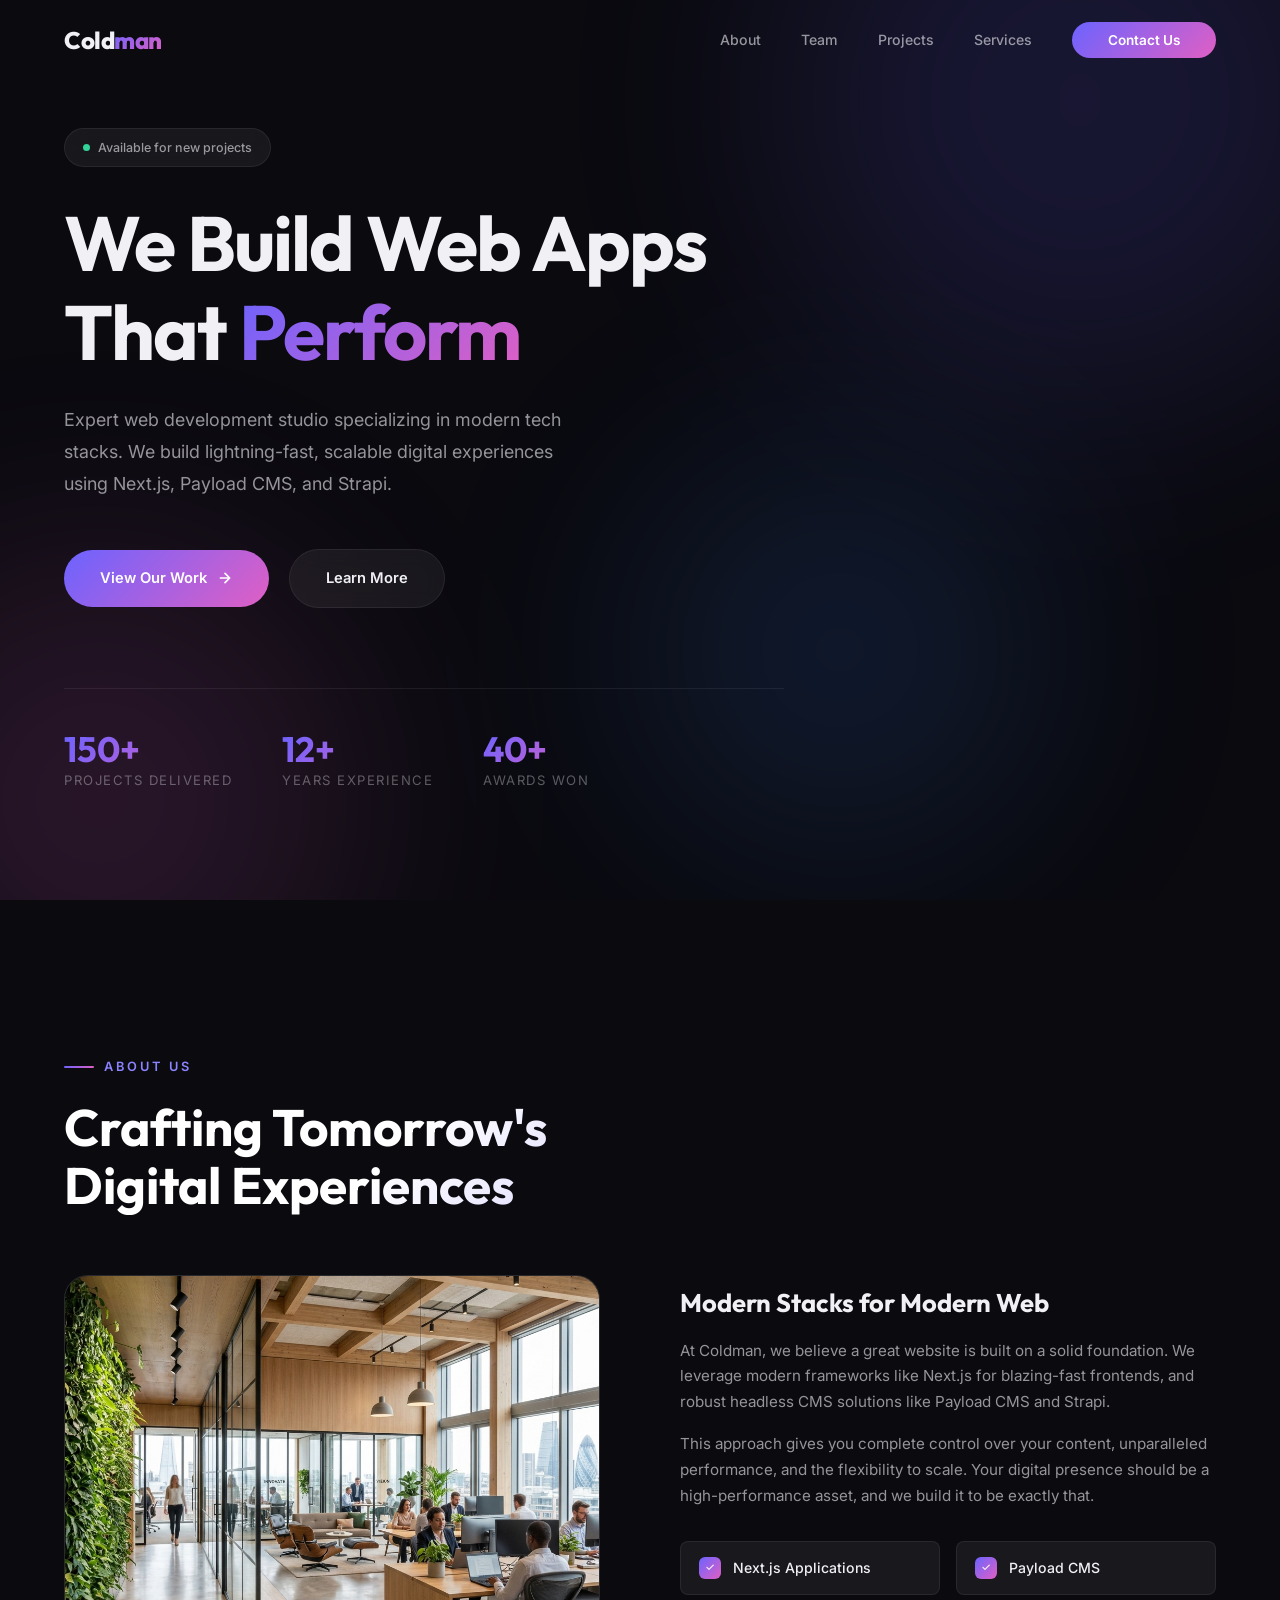
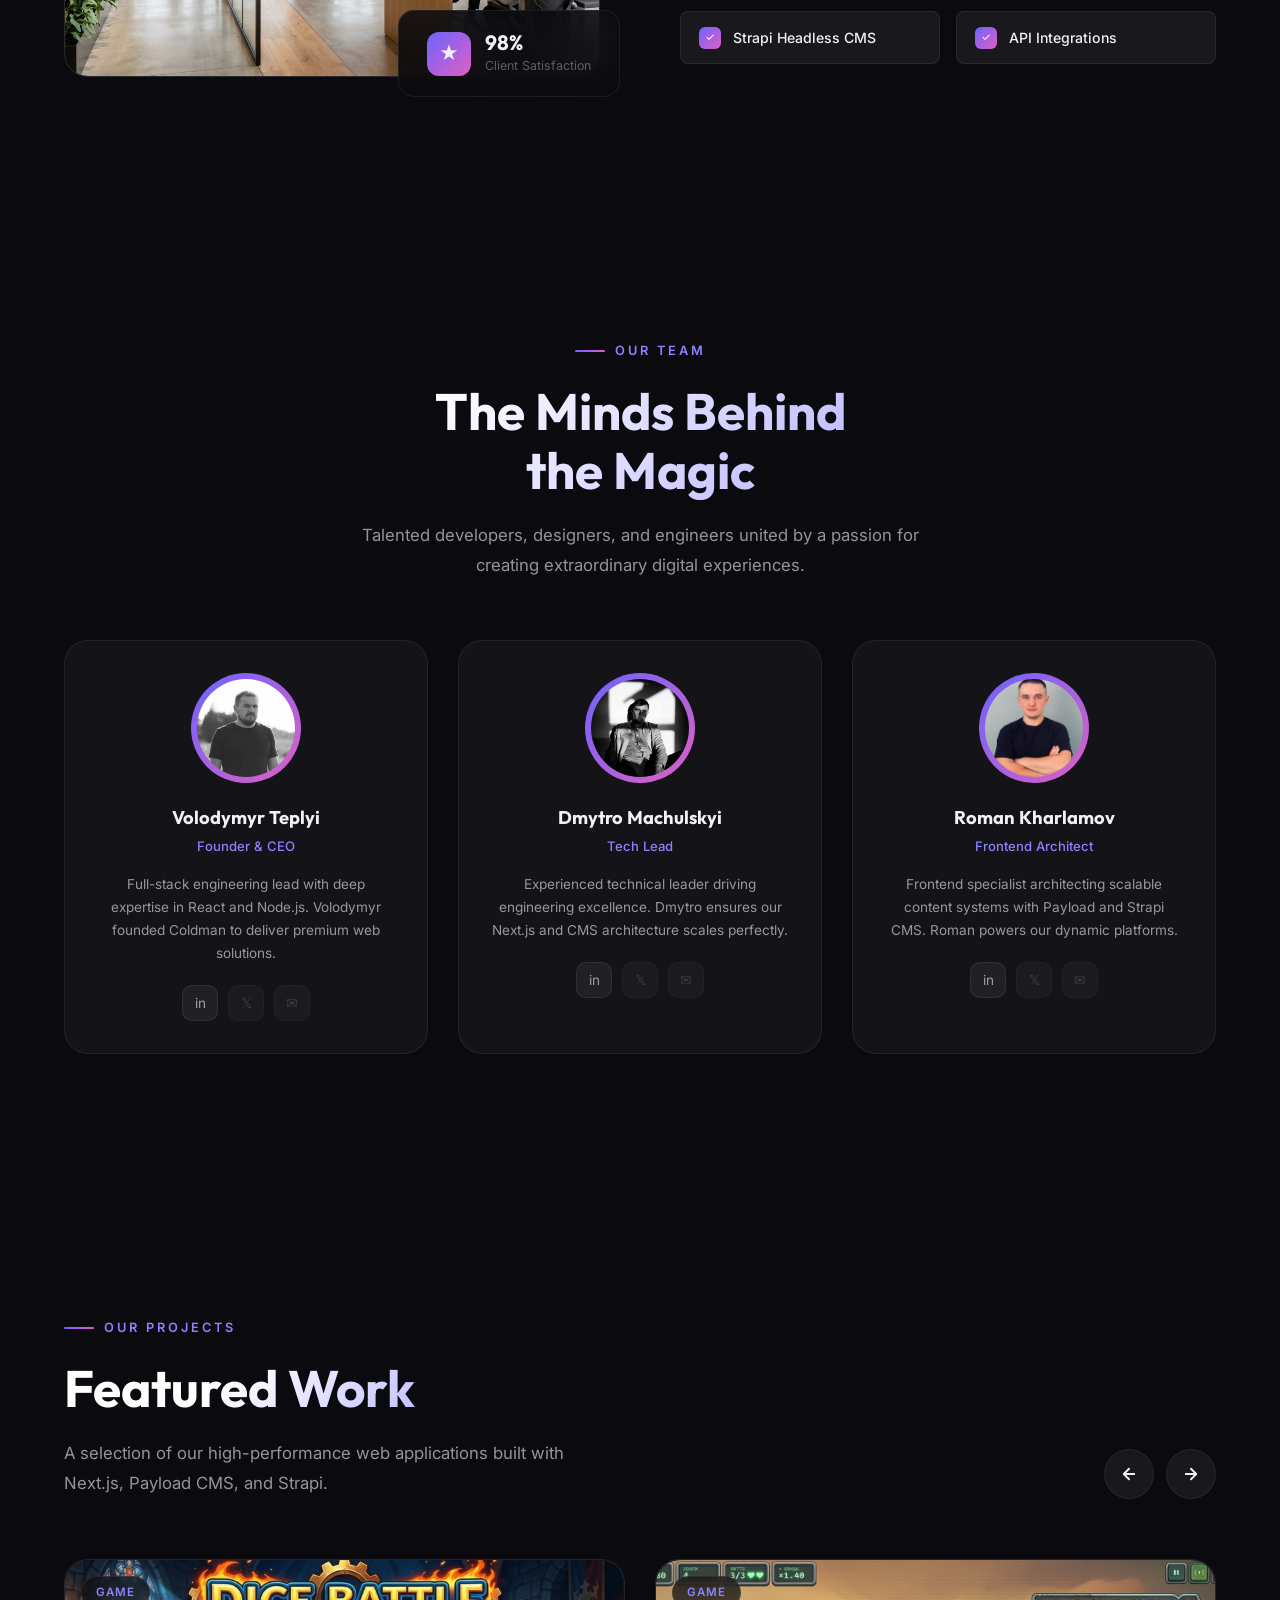
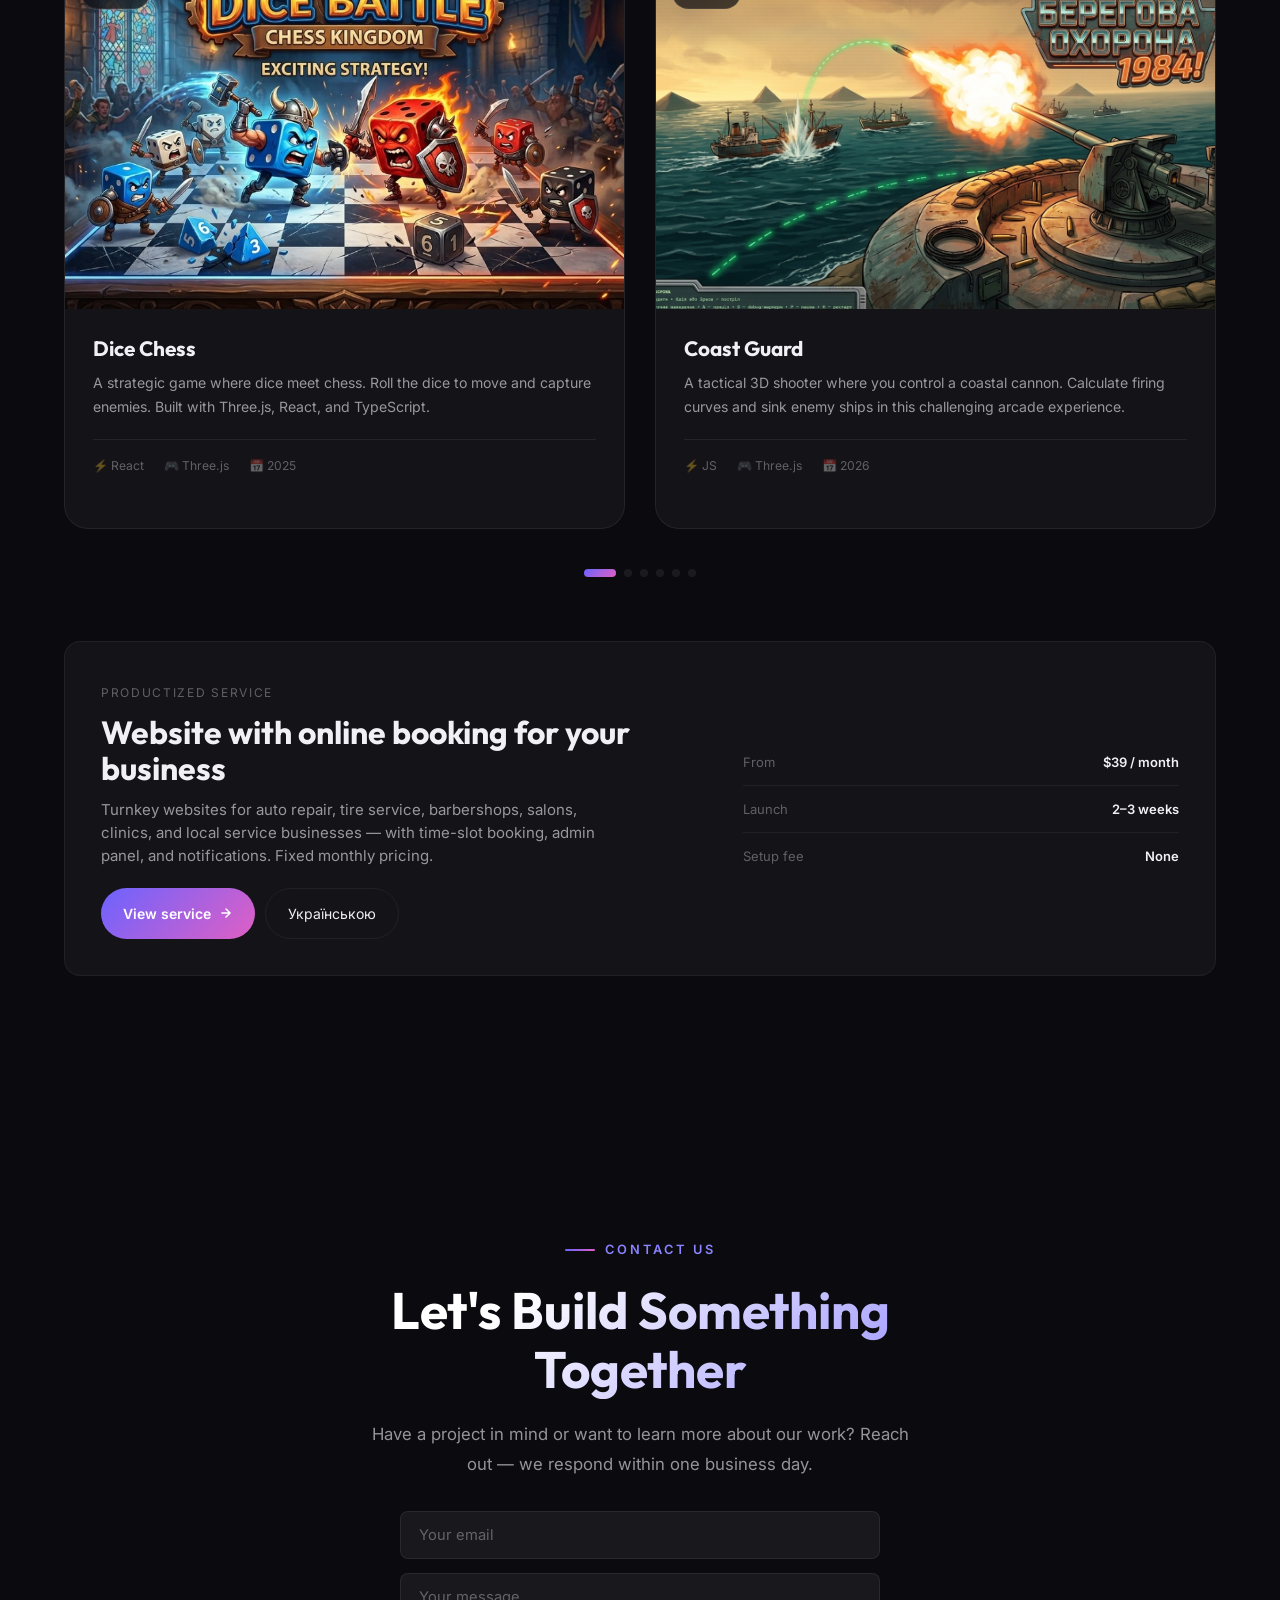
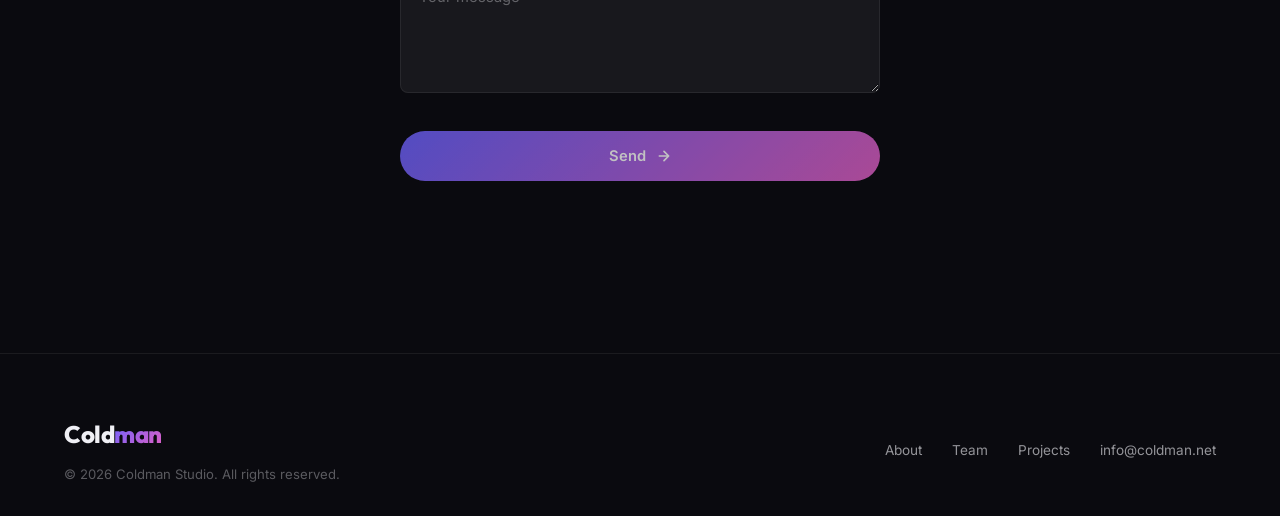
<file: index.html>
<!DOCTYPE html>
<html lang="en">

<head>
  <meta charset="UTF-8">
  <meta name="viewport" content="width=device-width, initial-scale=1.0">
  <title>Coldman — Premium Web Development Studio</title>
  <meta name="description"
    content="Coldman is a modern web development studio crafting high-performance digital experiences. Explore our portfolio of Next.js, Payload CMS, and Strapi CMS projects.">
  <link rel="preconnect" href="https://fonts.googleapis.com">
  <link rel="preconnect" href="https://fonts.gstatic.com" crossorigin>
  <link
    href="https://fonts.googleapis.com/css2?family=Inter:wght@400;500;600;700&family=Outfit:wght@600;700;800&display=swap"
    rel="stylesheet">
  <link rel="stylesheet" href="style.css">
  <link rel="apple-touch-icon" sizes="180x180" href="/apple-touch-icon.png">
  <link rel="icon" type="image/png" sizes="32x32" href="/favicon-32x32.png">
  <link rel="icon" type="image/png" sizes="16x16" href="/favicon-16x16.png">
  <link rel="manifest" href="/site.webmanifest">
</head>

<body>

  <!-- Ambient Background -->
  <div class="ambient-bg" aria-hidden="true">
    <div class="orb"></div>
    <div class="orb"></div>
    <div class="orb"></div>
  </div>

  <!-- Navbar -->
  <nav class="navbar" id="navbar">
    <div class="navbar-inner">
      <a href="#" class="logo">Cold<span>man</span></a>
      <ul class="nav-links" id="nav-links">
        <li><a href="#about">About</a></li>
        <li><a href="#team">Team</a></li>
        <li><a href="#projects">Projects</a></li>
        <li><a href="/en/booking.html">Services</a></li>
        <li><a href="#contact" class="nav-cta">Contact Us</a></li>
      </ul>
      <div class="menu-toggle" id="menu-toggle" aria-label="Toggle navigation menu">
        <span></span>
        <span></span>
        <span></span>
      </div>
    </div>
  </nav>

  <!-- Hero Section -->
  <section class="hero" id="hero">
    <div class="container">
      <div class="hero-content">
        <div class="hero-badge">
          <span class="dot"></span>
          Available for new projects
        </div>
        <h1>We Build Web Apps<br>That <span class="gradient-text">Perform</span></h1>
        <p>Expert web development studio specializing in modern tech stacks. We build lightning-fast, scalable digital
          experiences using Next.js, Payload CMS, and Strapi.</p>
        <div class="hero-actions">
          <a href="#projects" class="btn-primary">
            View Our Work
            <svg width="16" height="16" viewBox="0 0 24 24" fill="none" stroke="currentColor" stroke-width="2.5"
              stroke-linecap="round" stroke-linejoin="round">
              <path d="M5 12h14M12 5l7 7-7 7" />
            </svg>
          </a>
          <a href="#about" class="btn-secondary">
            Learn More
          </a>
        </div>
        <div class="hero-stats">
          <div class="stat reveal">
            <h3>150+</h3>
            <p>Projects Delivered</p>
          </div>
          <div class="stat reveal reveal-delay-1">
            <h3>12+</h3>
            <p>Years Experience</p>
          </div>
          <div class="stat reveal reveal-delay-2">
            <h3>40+</h3>
            <p>Awards Won</p>
          </div>
        </div>
      </div>
    </div>
  </section>

  <!-- About Section -->
  <section class="about" id="about">
    <div class="container">
      <span class="section-label reveal">About Us</span>
      <h2 class="section-title reveal">Crafting Tomorrow's<br>Digital Experiences</h2>
      <div class="about-grid">
        <div class="about-visual reveal">
          <div class="about-visual-card">
            <img src="images/project-2.png" alt="Project preview showcase">
          </div>
          <div class="floating-badge">
            <div class="icon">★</div>
            <div>
              <h4>98%</h4>
              <p>Client Satisfaction</p>
            </div>
          </div>
        </div>
        <div class="about-content reveal reveal-delay-1">
          <h3>Modern Stacks for Modern Web</h3>
          <p>At Coldman, we believe a great website is built on a solid foundation. We leverage modern frameworks like
            Next.js for blazing-fast frontends, and robust headless CMS solutions like Payload CMS and Strapi.</p>
          <p>This approach gives you complete control over your content, unparalleled performance, and the flexibility
            to scale. Your digital presence should be a high-performance asset, and we build it to be exactly that.</p>
          <div class="about-features">
            <div class="feature-item">
              <span class="check">✓</span>
              Next.js Applications
            </div>
            <div class="feature-item">
              <span class="check">✓</span>
              Payload CMS
            </div>
            <div class="feature-item">
              <span class="check">✓</span>
              Strapi Headless CMS
            </div>
            <div class="feature-item">
              <span class="check">✓</span>
              API Integrations
            </div>
          </div>
        </div>
      </div>
    </div>
  </section>

  <!-- Team Section -->
  <section class="team" id="team">
    <div class="container">
      <div class="team-header">
        <span class="section-label reveal">Our Team</span>
        <h2 class="section-title reveal">The Minds Behind<br>the Magic</h2>
        <p class="section-subtitle reveal">Talented developers, designers, and engineers united by a passion for
          creating extraordinary digital experiences.</p>
      </div>
      <div class="team-grid">
        <!-- Team Member 1 -->
        <div class="team-card reveal">
          <div class="team-avatar">
            <img src="images/team-volodymyr.jpg" alt="Volodymyr Teplyi, Founder & CEO">
          </div>
          <h3>Volodymyr Teplyi</h3>
          <p class="role">Founder & CEO</p>
          <p class="bio">Full-stack engineering lead with deep expertise in React and Node.js. Volodymyr founded Coldman
            to deliver premium web solutions.</p>
          <div class="team-socials">
            <a href="https://www.linkedin.com/in/volodymyr-teplyi-4a14b024/" aria-label="LinkedIn"
              target="_blank" rel="noopener noreferrer">in</a>
            <span class="social-placeholder" aria-label="Twitter (coming soon)">𝕏</span>
            <span class="social-placeholder" aria-label="Email (coming soon)">✉</span>
          </div>
        </div>
        <!-- Team Member 2 -->
        <div class="team-card reveal reveal-delay-1">
          <div class="team-avatar">
            <img src="images/team-dmytro.jpg" alt="Dmytro Machulskyi, Tech Lead">
          </div>
          <h3>Dmytro Machulskyi</h3>
          <p class="role">Tech Lead</p>
          <p class="bio">Experienced technical leader driving engineering excellence. Dmytro ensures our Next.js and CMS
            architecture scales perfectly.</p>
          <div class="team-socials">
            <a href="https://www.linkedin.com/in/dmytromachulskyi/" aria-label="LinkedIn" target="_blank" rel="noopener noreferrer">in</a>
            <span class="social-placeholder" aria-label="Twitter (coming soon)">𝕏</span>
            <span class="social-placeholder" aria-label="Email (coming soon)">✉</span>
          </div>
        </div>

        <!-- Team Member 3 -->
        <div class="team-card reveal reveal-delay-2">
          <div class="team-avatar">
            <img src="images/team-roman.jpg" alt="Roman Kharlamov, Frontend Architect">
          </div>
          <h3>Roman Kharlamov</h3>
          <p class="role">Frontend Architect</p>
          <p class="bio">Frontend specialist architecting scalable content systems with Payload and Strapi CMS. Roman
            powers our dynamic platforms.</p>
          <div class="team-socials">
            <a href="https://www.linkedin.com/in/webroni2509/" aria-label="LinkedIn" target="_blank" rel="noopener noreferrer">in</a>
            <span class="social-placeholder" aria-label="Twitter (coming soon)">𝕏</span>
            <span class="social-placeholder" aria-label="Email (coming soon)">✉</span>
          </div>
        </div>
      </div>
    </div>
  </section>

  <!-- Projects Section -->
  <section class="projects" id="projects">
    <div class="container">
      <div class="projects-header">
        <div>
          <span class="section-label reveal">Our Projects</span>
          <h2 class="section-title reveal">Featured Work</h2>
          <p class="section-subtitle reveal">A selection of our high-performance web applications built with Next.js,
            Payload CMS, and Strapi.</p>
        </div>
        <div class="slider-controls reveal">
          <button class="slider-btn" id="slider-prev" aria-label="Previous project">
            <svg width="18" height="18" viewBox="0 0 24 24" fill="none" stroke="currentColor" stroke-width="2.5"
              stroke-linecap="round" stroke-linejoin="round">
              <path d="M19 12H5M12 19l-7-7 7-7" />
            </svg>
          </button>
          <button class="slider-btn" id="slider-next" aria-label="Next project">
            <svg width="18" height="18" viewBox="0 0 24 24" fill="none" stroke="currentColor" stroke-width="2.5"
              stroke-linecap="round" stroke-linejoin="round">
              <path d="M5 12h14M12 5l7 7-7 7" />
            </svg>
          </button>
        </div>
      </div>

      <div class="projects-slider" id="projects-slider">
        <div class="projects-track" id="projects-track">

          <!-- Project 1 -->
          <div class="project-card">
            <div class="project-image">
              <a href="dice-chess.html">
                <img src="images/dice-chess.jpg" alt="Dice Battle Chess Kingdom">
              </a>
              <span class="project-tag">Game</span>
            </div>
            <div class="project-info">
              <h3><a href="dice-chess.html">Dice Chess</a></h3>
              <p>A strategic game where dice meet chess. Roll the dice to move and capture enemies. Built with Three.js,
                React, and TypeScript.</p>
              <div class="project-meta">
                <span>⚡ React</span>
                <span>🎮 Three.js</span>
                <span>📅 2025</span>
              </div>
            </div>
          </div>
          <!-- Project 2 — Coast Guard -->
          <div class="project-card">
            <div class="project-image">
              <a href="coast-guard.html">
                <img src="images/cost-guard.jpeg" alt="Coast Guard — Coastal Defense Shooter">
              </a>
              <span class="project-tag">Game</span>
            </div>
            <div class="project-info">
              <h3><a href="coast-guard.html">Coast Guard</a></h3>
              <p>A tactical 3D shooter where you control a coastal cannon. Calculate firing curves and sink enemy ships in this challenging arcade experience.</p>
              <div class="project-meta">
                <span>⚡ JS</span>
                <span>🎮 Three.js</span>
                <span>📅 2026</span>
              </div>
            </div>
          </div>
          <!-- Project 3 — Auto News Portal -->
          <div class="project-card">
            <div class="project-image">
              <a href="auto-news.html">
                <img src="images/auto-news-1.png" alt="Auto News Portal — Premium electric vehicle news platform">
              </a>
              <span class="project-tag">News Portal</span>
            </div>
            <div class="project-info">
              <h3><a href="auto-news.html">Auto News Portal</a></h3>
              <p>A cutting-edge news platform specializing in the electric vehicle industry, featuring dynamic content management and a sleek, modern design.</p>
              <div class="project-meta">
                <span>⚡ Next.js</span>
                <span>🛠️ Payload CMS</span>
                <span>🎨 Tailwind CSS</span>
                <span>📅 2026</span>
              </div>
            </div>
          </div>
          <!-- Project 4 — Voda UA -->
          <div class="project-card">
            <div class="project-image">
              <a href="voda-ua.html">
                <img src="images/voda-ua.png" alt="Voda UA — Premium water delivery e-commerce">
              </a>
              <span class="project-tag">E-commerce</span>
            </div>
            <div class="project-info">
              <h3><a href="voda-ua.html">Voda UA</a></h3>
              <p>A high-performance e-commerce platform for water delivery services, focusing on speed and seamless UX.</p>
              <div class="project-meta">
                <span>⚡ Next.js</span>
                <span>🛠️ Payload CMS</span>
                <span>🎨 Tailwind CSS</span>
                <span>📅 2026</span>
              </div>
            </div>
          </div>

          <!-- Project 5 — Bomberman Web -->
          <div class="project-card">
            <div class="project-image">
              <a href="bomberman.html">
                <img src="images/bomberman.png" alt="Bomberman Web — classic arcade in the browser">
              </a>
              <span class="project-tag">Game</span>
            </div>
            <div class="project-info">
              <h3><a href="bomberman.html">Bomberman Web</a></h3>
              <p>A faithful browser adaptation of the classic arcade game. Pure web — no frameworks, no engine. Built with vanilla JS, HTML5 Canvas, and CSS.</p>
              <div class="project-meta">
                <span>⚡ JavaScript</span>
                <span>🎮 Canvas</span>
                <span>📅 2025</span>
              </div>
            </div>
          </div>
          <!-- Project 6 — Game Portal -->
          <div class="project-card">
            <div class="project-image">
              <a href="game-portal.html">
                <img src="images/game-portal-1.png" alt="Game Portal — hub of recreated classic games">
              </a>
              <span class="project-tag">Game Portal</span>
            </div>
            <div class="project-info">
              <h3><a href="game-portal.html">Game Portal</a></h3>
              <p>A nostalgic gaming hub featuring faithful recreations of classic browser games, with content fully managed through Payload CMS.</p>
              <div class="project-meta">
                <span>⚡ Next.js</span>
                <span>🛠️ Payload CMS</span>
                <span>🗄️ PostgreSQL</span>
                <span>📅 2026</span>
              </div>
            </div>
          </div>
          <!-- Project 7 — Dysprit -->
          <div class="project-card">
            <div class="project-image">
              <a href="dysprit.html">
                <img src="images/dysprit-1.png" alt="Dysprit — Ukrainian silver jewelry e-commerce">
              </a>
              <span class="project-tag">E-commerce</span>
            </div>
            <div class="project-info">
              <h3><a href="dysprit.html">Dysprit</a></h3>
              <p>Dysprit is a Ukrainian online store for silver jewelry with a dark, elegant aesthetic. The catalog features dedicated sections for rings, earrings, necklaces, bracelets, sets, and gifts.</p>
              <div class="project-meta">
                <span>🛍️ Horoshop.ua</span>
                <span>🎨 Custom Design</span>
                <span>📅 2026</span>
              </div>
            </div>
          </div>
        </div>
      </div>

      <div class="slider-dots" id="slider-dots"></div>

      <div class="service-cta reveal">
        <div class="service-cta-main">
          <span class="service-cta-eyebrow">Productized service</span>
          <h3 class="service-cta-title">Website with online booking for your business</h3>
          <p class="service-cta-desc">Turnkey websites for auto repair, tire service, barbershops, salons, clinics, and local service businesses — with time-slot booking, admin panel, and notifications. Fixed monthly pricing.</p>
          <div class="service-cta-actions">
            <a href="/en/booking.html" class="btn-primary service-cta-btn">View service <svg width="14" height="14" viewBox="0 0 24 24" fill="none" stroke="currentColor" stroke-width="2.5" stroke-linecap="round" stroke-linejoin="round"><path d="M5 12h14M12 5l7 7-7 7"/></svg></a>
            <a href="/uk/booking.html" class="service-cta-btn service-cta-btn-ghost">Українською</a>
          </div>
        </div>
        <div class="service-cta-meta">
          <div class="service-cta-row"><span>From</span><strong>$39 / month</strong></div>
          <div class="service-cta-row"><span>Launch</span><strong>2–3 weeks</strong></div>
          <div class="service-cta-row service-cta-row-last"><span>Setup fee</span><strong>None</strong></div>
        </div>
      </div>
    </div>
  </section>

  <!-- Contact Section -->
  <section class="contact" id="contact">
    <div class="container">
      <div class="contact-inner">
        <span class="section-label reveal">Contact Us</span>
        <h2 class="section-title reveal">Let's Build Something Together</h2>
        <p class="section-subtitle reveal">Have a project in mind or want to learn more about our work? Reach out — we
          respond within one business day.</p>
        <div class="contact-actions reveal">
        <form id="contact-form" action="https://formspree.io/f/xqevldea" method="POST" class="contact-form" novalidate>
          <input type="email" name="email" id="cf-email" placeholder="Your email" required />
          <textarea name="message" id="cf-message" placeholder="Your message" required></textarea>
          <p class="cf-error" id="cf-error" role="alert" aria-live="polite"></p>
          <button type="submit" class="btn-primary" id="cf-submit" disabled>
            <span class="cf-label">Send</span>
            <svg class="cf-icon" width="16" height="16" viewBox="0 0 24 24" fill="none" stroke="currentColor" stroke-width="2.5"
                 stroke-linecap="round" stroke-linejoin="round">
              <path d="M5 12h14M12 5l7 7-7 7" />
            </svg>
            <span class="cf-spinner" aria-hidden="true"></span>
          </button>
          <p class="cf-success" id="cf-success" role="status" aria-live="polite"></p>
        </form>
        </div>

<!--        <div class="contact-actions reveal">-->
<!--          <a href="mailto:info@coldman.net" class="btn-primary">-->
<!--            info@coldman.net-->
<!--            <svg width="16" height="16" viewBox="0 0 24 24" fill="none" stroke="currentColor" stroke-width="2.5"-->
<!--              stroke-linecap="round" stroke-linejoin="round">-->
<!--              <path d="M5 12h14M12 5l7 7-7 7" />-->
<!--            </svg>-->
<!--          </a>-->
<!--        </div>-->
      </div>
    </div>
  </section>

  <!-- Footer -->
  <footer class="footer">
    <div class="footer-inner">
      <div class="footer-left">
        <div class="logo">Cold<span>man</span></div>
        <p>&copy; 2026 Coldman Studio. All rights reserved.</p>
      </div>
      <ul class="footer-links">
        <li><a href="#about">About</a></li>
        <li><a href="#team">Team</a></li>
        <li><a href="#projects">Projects</a></li>
        <li><a href="mailto:info@coldman.net">info@coldman.net</a></li>
      </ul>
    </div>
  </footer>

  <script src="main.js" async></script>

</body>

</html>
</file>
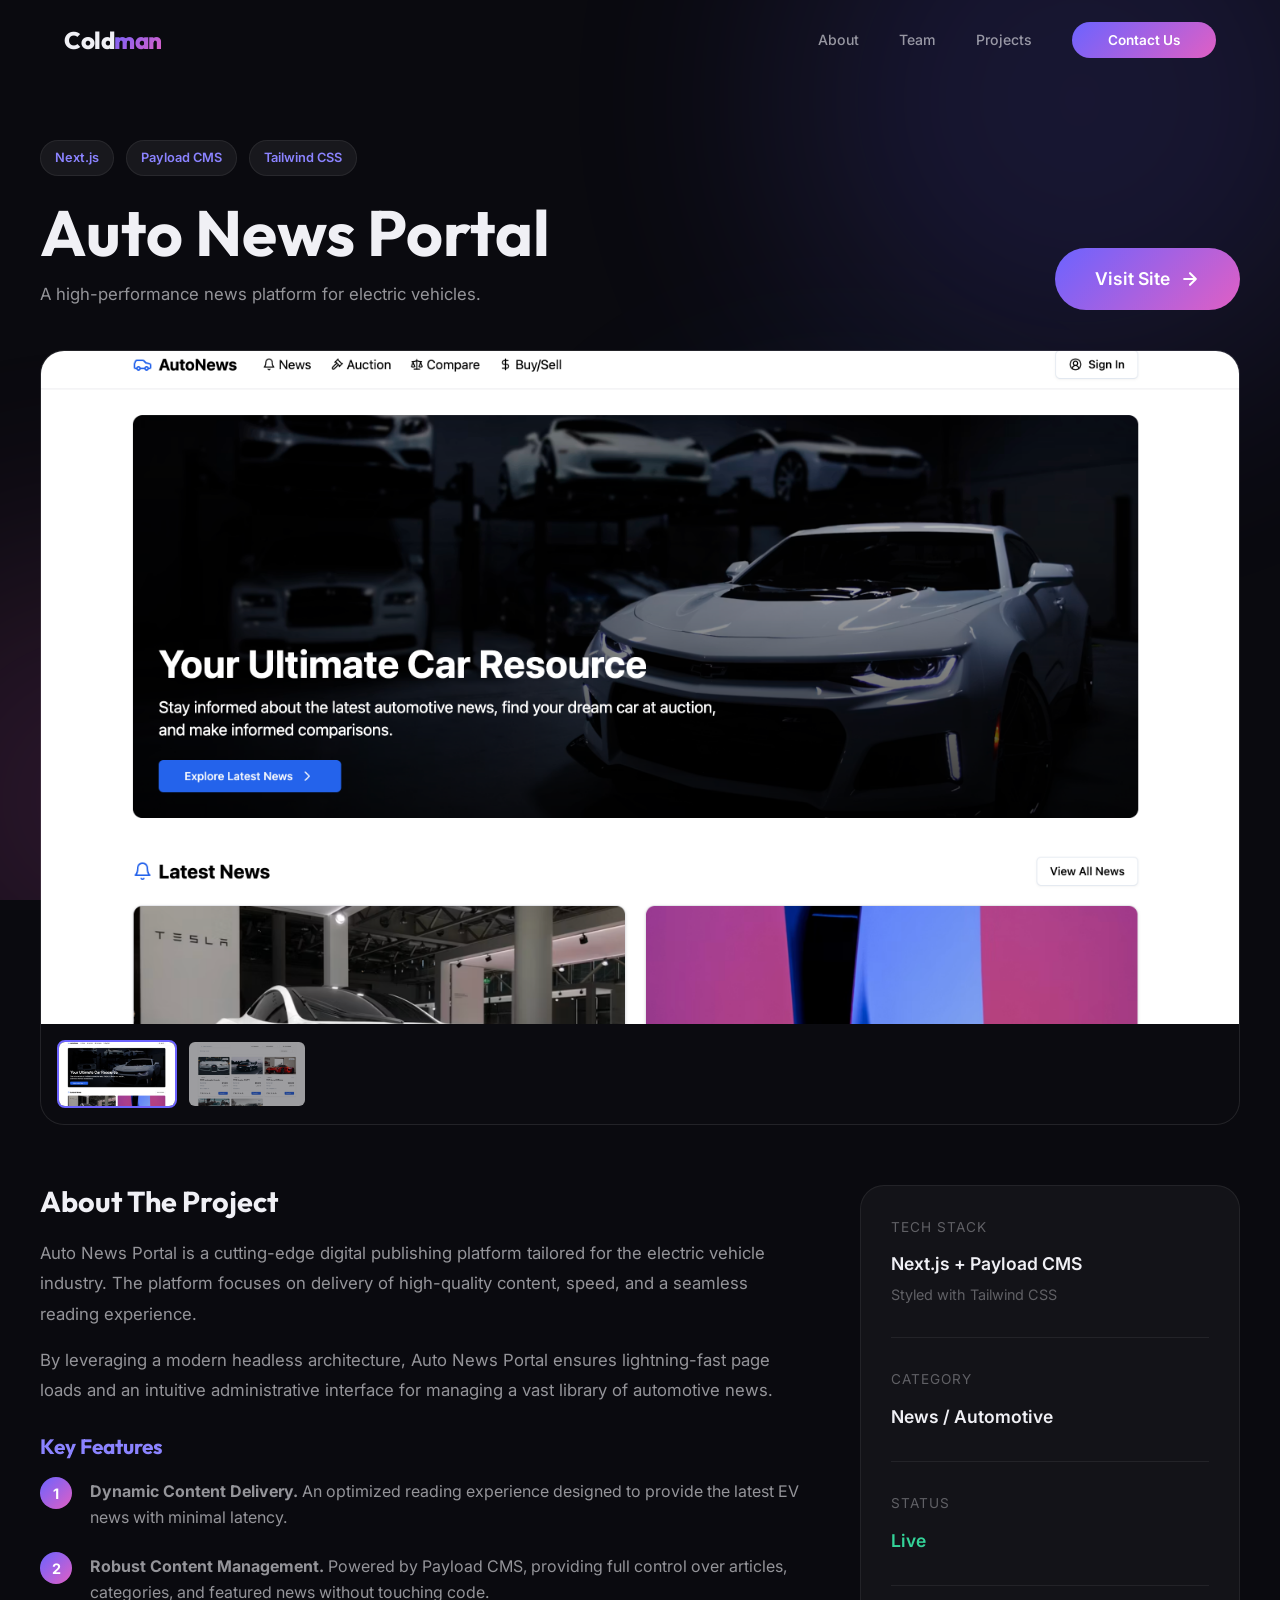
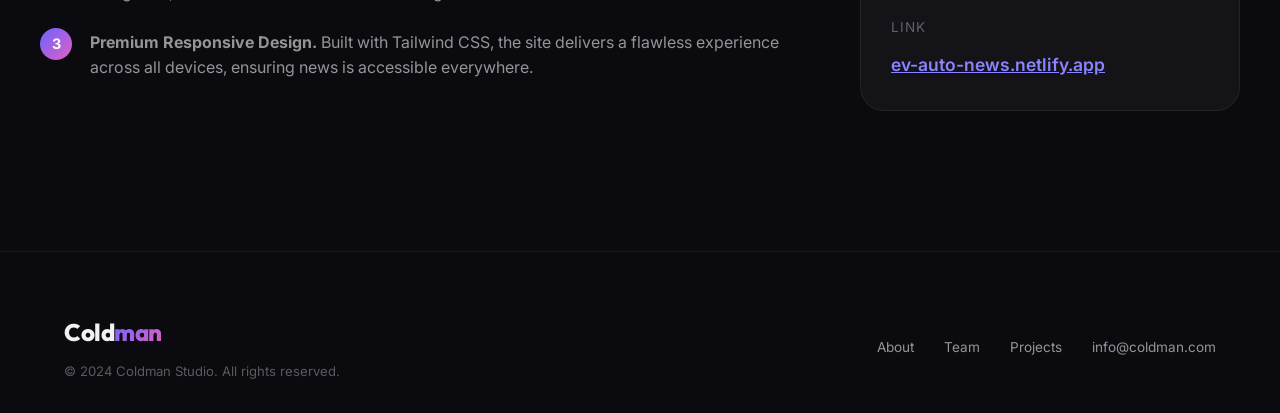
<file: auto-news.html>
<!DOCTYPE html>
<html lang="en">
<head>
  <meta charset="UTF-8">
  <meta name="viewport" content="width=device-width, initial-scale=1.0">
  <title>Auto News Portal — Coldman</title>
  <meta name="description" content="Auto News Portal is a premium news platform for the electric vehicle industry built with Next.js, Payload CMS, and Tailwind CSS.">
  <link rel="preconnect" href="https://fonts.googleapis.com">
  <link rel="preconnect" href="https://fonts.gstatic.com" crossorigin>
  <link href="https://fonts.googleapis.com/css2?family=Inter:wght@400;500;600;700&family=Outfit:wght@600;700;800&display=swap" rel="stylesheet">
  <link rel="stylesheet" href="style.css">
  <link rel="apple-touch-icon" sizes="180x180" href="/apple-touch-icon.png">
  <link rel="icon" type="image/png" sizes="32x32" href="/favicon-32x32.png">
  <link rel="icon" type="image/png" sizes="16x16" href="/favicon-16x16.png">
  <link rel="manifest" href="/site.webmanifest">
  <style>
    /* Specific styles for the project details page */
    .game-hero {
      padding-top: 140px;
      padding-bottom: 60px;
    }

    .game-header {
      display: flex;
      justify-content: space-between;
      align-items: flex-end;
      gap: 30px;
      margin-bottom: 40px;
      flex-wrap: wrap;
    }

    .game-title h1 {
      font-size: clamp(2.5rem, 5vw, 4rem);
      margin-bottom: 10px;
    }

    .game-tags {
      display: flex;
      gap: 12px;
      margin-bottom: 20px;
    }

    .tag {
      padding: 6px 14px;
      border-radius: 50px;
      background: var(--bg-glass);
      border: 1px solid var(--border-subtle);
      font-size: 0.8rem;
      font-weight: 600;
      color: var(--accent-light);
    }

    .game-gallery {
      margin-bottom: 60px;
      border-radius: var(--radius-lg);
      overflow: hidden;
      border: 1px solid var(--border-subtle);
      background: var(--bg-card);
      position: relative;
    }

    .main-screenshot {
      width: 100%;
      aspect-ratio: 16/9;
      object-fit: cover;
      display: block;
    }

    .thumbnails {
      display: flex;
      gap: 10px;
      padding: 16px;
      background: rgba(10, 10, 15, 0.8);
      overflow-x: auto;
      backdrop-filter: blur(10px);
    }

    .thumbnail {
      width: 120px;
      aspect-ratio: 16/9;
      border-radius: var(--radius-sm);
      overflow: hidden;
      cursor: pointer;
      opacity: 0.6;
      transition: var(--transition-base);
      border: 2px solid transparent;
      flex-shrink: 0;
    }

    .thumbnail:hover, .thumbnail.active {
      opacity: 1;
      border-color: var(--accent);
    }

    .thumbnail img {
      width: 100%;
      height: 100%;
      object-fit: cover;
    }

    .game-content {
      display: grid;
      grid-template-columns: 2fr 1fr;
      gap: 60px;
    }

    @media (max-width: 900px) {
      .game-content {
        grid-template-columns: 1fr;
      }
    }

    .game-description h2 {
      font-size: 1.8rem;
      margin-bottom: 20px;
      color: var(--text-primary);
    }

    .game-description h3 {
      font-size: 1.3rem;
      margin: 30px 0 15px;
      color: var(--accent-light);
    }

    .game-description p {
      color: var(--text-secondary);
      margin-bottom: 16px;
      font-size: 1.05rem;
      line-height: 1.8;
    }

    .how-to-list {
      list-style: none;
      counter-reset: custom-counter;
      margin-top: 20px;
    }

    .how-to-list li {
      position: relative;
      padding-left: 50px;
      margin-bottom: 24px;
      color: var(--text-secondary);
      line-height: 1.6;
    }

    .how-to-list li::before {
      counter-increment: custom-counter;
      content: counter(custom-counter);
      position: absolute;
      left: 0;
      top: -2px;
      width: 32px;
      height: 32px;
      border-radius: 50%;
      background: var(--gradient-1);
      color: white;
      display: flex;
      align-items: center;
      justify-content: center;
      font-weight: bold;
      font-size: 0.9rem;
    }

    .game-sidebar {
      background: var(--bg-card);
      border: 1px solid var(--border-subtle);
      border-radius: var(--radius-lg);
      padding: 30px;
      height: fit-content;
    }

    .sidebar-block {
      margin-bottom: 30px;
      padding-bottom: 30px;
      border-bottom: 1px solid var(--border-subtle);
    }

    .sidebar-block:last-child {
      border-bottom: none;
      margin-bottom: 0;
      padding-bottom: 0;
    }

    .sidebar-title {
      font-size: 0.85rem;
      text-transform: uppercase;
      letter-spacing: 1px;
      color: var(--text-muted);
      margin-bottom: 10px;
    }

    .sidebar-value {
      font-size: 1.1rem;
      font-weight: 600;
    }
  </style>
</head>
<body>

  <!-- Ambient Background -->
  <div class="ambient-bg" aria-hidden="true">
    <div class="orb"></div>
    <div class="orb"></div>
    <div class="orb"></div>
  </div>

  <!-- Navbar -->
  <nav class="navbar" id="navbar">
    <div class="navbar-inner">
      <a href="index.html" class="logo">Cold<span>man</span></a>
      <ul class="nav-links" id="nav-links">
        <li><a href="index.html#about">About</a></li>
        <li><a href="index.html#team">Team</a></li>
        <li><a href="index.html#projects" class="active">Projects</a></li>
        <li><a href="index.html#contact" class="nav-cta">Contact Us</a></li>
      </ul>
      <div class="menu-toggle" id="menu-toggle" aria-label="Toggle navigation menu">
        <span></span>
        <span></span>
        <span></span>
      </div>
    </div>
  </nav>

  <!-- Project Details Section -->
  <section class="game-hero">
    <div class="container">
      <div class="game-header reveal">
        <div class="game-title">
          <div class="game-tags">
            <span class="tag">Next.js</span>
            <span class="tag">Payload CMS</span>
            <span class="tag">Tailwind CSS</span>
          </div>
          <h1>Auto <span class="gradient-text">News Portal</span></h1>
          <p class="section-subtitle" style="margin: 0;">A high-performance news platform for electric vehicles.</p>
        </div>
        <div class="game-cta">
          <a href="https://ev-auto-news.netlify.app/" target="_blank" rel="noopener noreferrer" class="btn-primary" style="padding: 16px 40px; font-size: 1.1rem;">
            Visit Site
            <svg width="20" height="20" viewBox="0 0 24 24" fill="none" stroke="currentColor" stroke-width="2.5" stroke-linecap="round" stroke-linejoin="round"><path d="M5 12h14M12 5l7 7-7 7"/></svg>
          </a>
        </div>
      </div>

      <!-- Gallery -->
      <div class="game-gallery reveal reveal-delay-1">
        <img src="images/auto-news-1.png" alt="Auto News Portal Homepage" class="main-screenshot" id="main-screenshot">

        <div class="thumbnails" id="thumbnails-container">
          <div class="thumbnail active" onclick="changeImage('images/auto-news-1.png', this)">
            <img src="images/auto-news-1.png" alt="Screenshot 1">
          </div>
          <div class="thumbnail" onclick="changeImage('images/auto-news-2.png', this)">
            <img src="images/auto-news-2.png" alt="Screenshot 2">
          </div>
        </div>
      </div>

      <div class="game-content">
        <div class="game-description reveal reveal-delay-2">
          <h2>About The Project</h2>
          <p>Auto News Portal is a cutting-edge digital publishing platform tailored for the electric vehicle industry. The platform focuses on delivery of high-quality content, speed, and a seamless reading experience.</p>
          <p>By leveraging a modern headless architecture, Auto News Portal ensures lightning-fast page loads and an intuitive administrative interface for managing a vast library of automotive news.</p>

          <h3>Key Features</h3>
          <ol class="how-to-list">
            <li><strong>Dynamic Content Delivery.</strong> An optimized reading experience designed to provide the latest EV news with minimal latency.</li>
            <li><strong>Robust Content Management.</strong> Powered by Payload CMS, providing full control over articles, categories, and featured news without touching code.</li>
            <li><strong>Premium Responsive Design.</strong> Built with Tailwind CSS, the site delivers a flawless experience across all devices, ensuring news is accessible everywhere.</li>
          </ol>
        </div>

        <div class="game-sidebar reveal reveal-delay-3">
          <div class="sidebar-block">
            <div class="sidebar-title">Tech Stack</div>
            <div class="sidebar-value">Next.js + Payload CMS</div>
            <div style="font-size: 0.9rem; color: var(--text-muted); margin-top: 4px;">Styled with Tailwind CSS</div>
          </div>
          <div class="sidebar-block">
            <div class="sidebar-title">Category</div>
            <div class="sidebar-value">News / Automotive</div>
          </div>
          <div class="sidebar-block">
            <div class="sidebar-title">Status</div>
            <div class="sidebar-value" style="color: #34d399;">Live</div>
          </div>
          <div class="sidebar-block">
            <div class="sidebar-title">Link</div>
            <div class="sidebar-value">
              <a href="https://ev-auto-news.netlify.app/" target="_blank" rel="noopener noreferrer" style="color: var(--accent-light); text-decoration: underline;">
                ev-auto-news.netlify.app
              </a>
            </div>
          </div>
        </div>
      </div>
    </div>
  </section>

  <!-- Footer -->
  <footer class="footer" id="contact" style="margin-top: 80px;">
    <div class="footer-inner">
      <div class="footer-left">
        <div class="logo">Cold<span>man</span></div>
        <p>&copy; 2024 Coldman Studio. All rights reserved.</p>
      </div>
      <ul class="footer-links">
        <li><a href="index.html#about">About</a></li>
        <li><a href="index.html#team">Team</a></li>
        <li><a href="index.html#projects">Projects</a></li>
        <li><a href="mailto:info@coldman.com">info@coldman.com</a></li>
      </ul>
    </div>
  </footer>

  <script src="main.js" async></script>
  <script>
    function changeImage(src, element) {
      document.getElementById('main-screenshot').src = src;
      const thumbnails = document.querySelectorAll('.thumbnail');
      thumbnails.forEach(t => t.classList.remove('active'));
      element.classList.add('active');
    }
  </script>
</body>
</html>
</file>
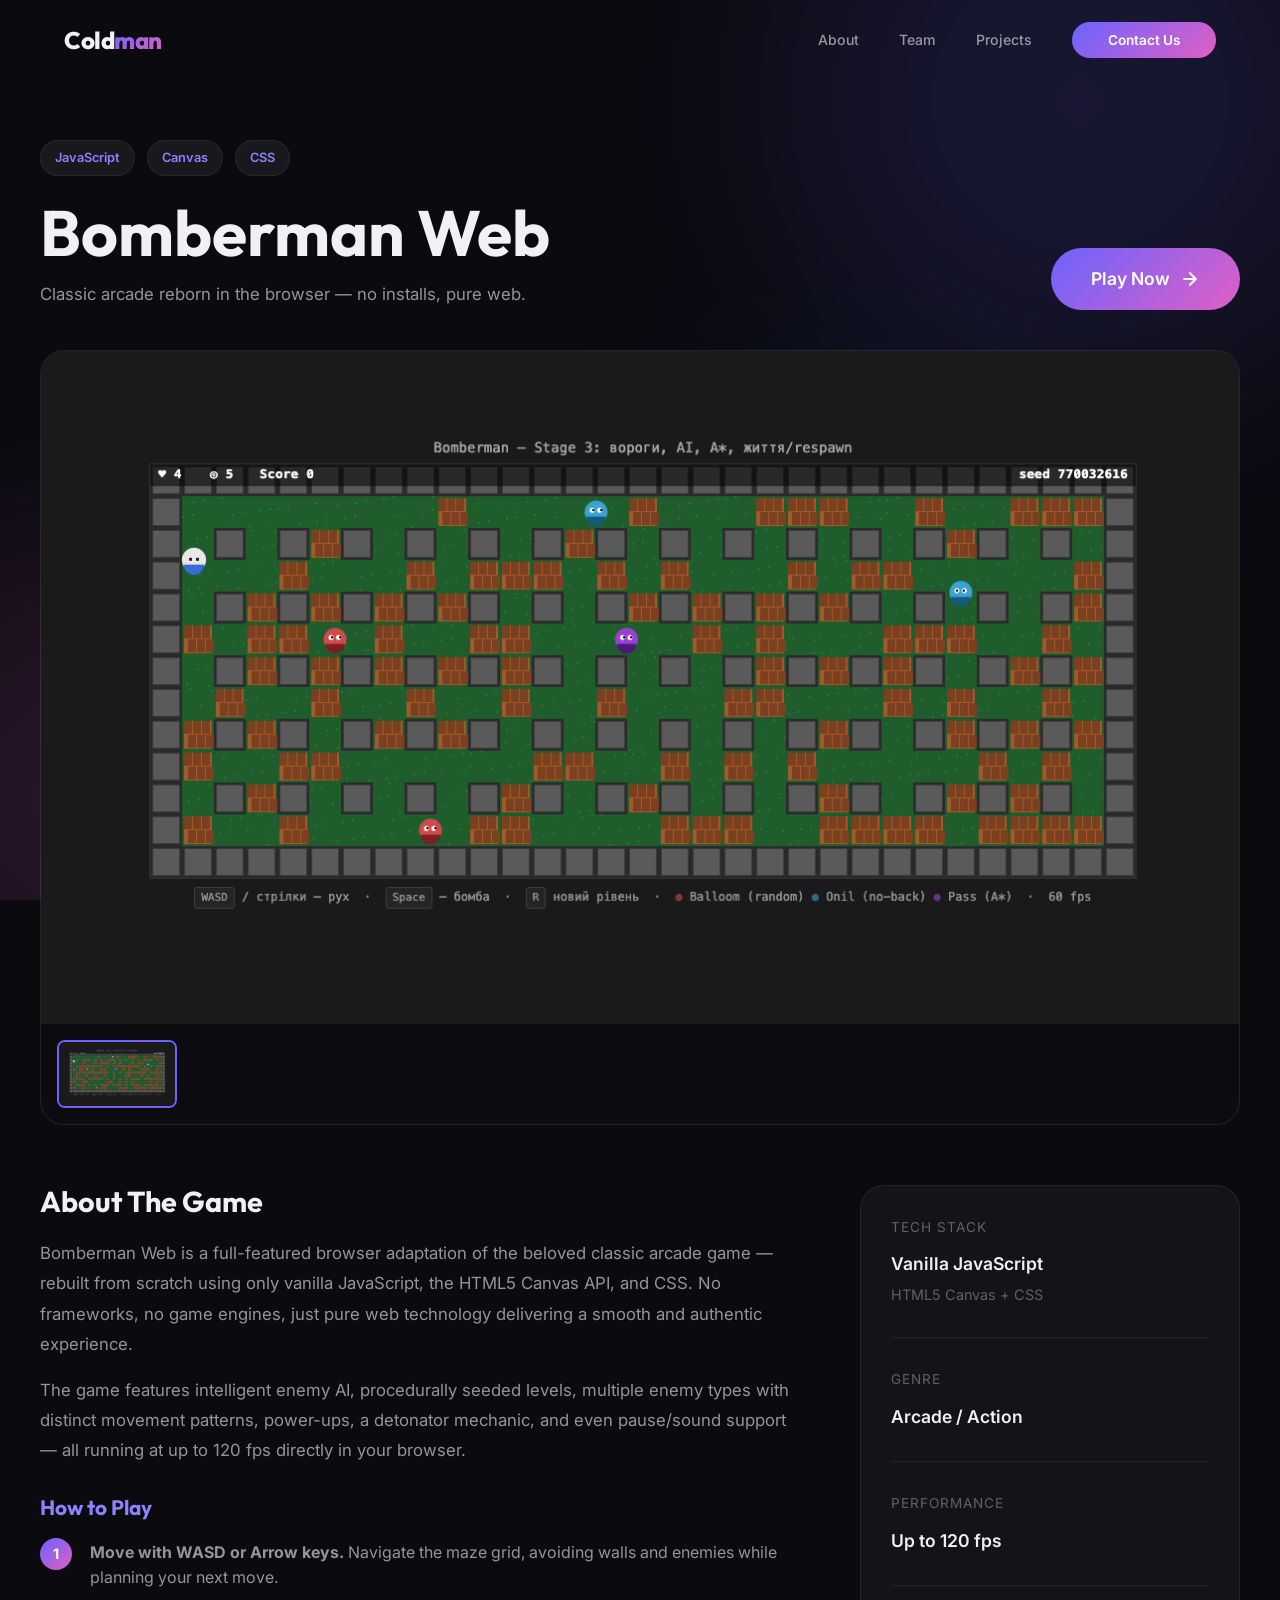
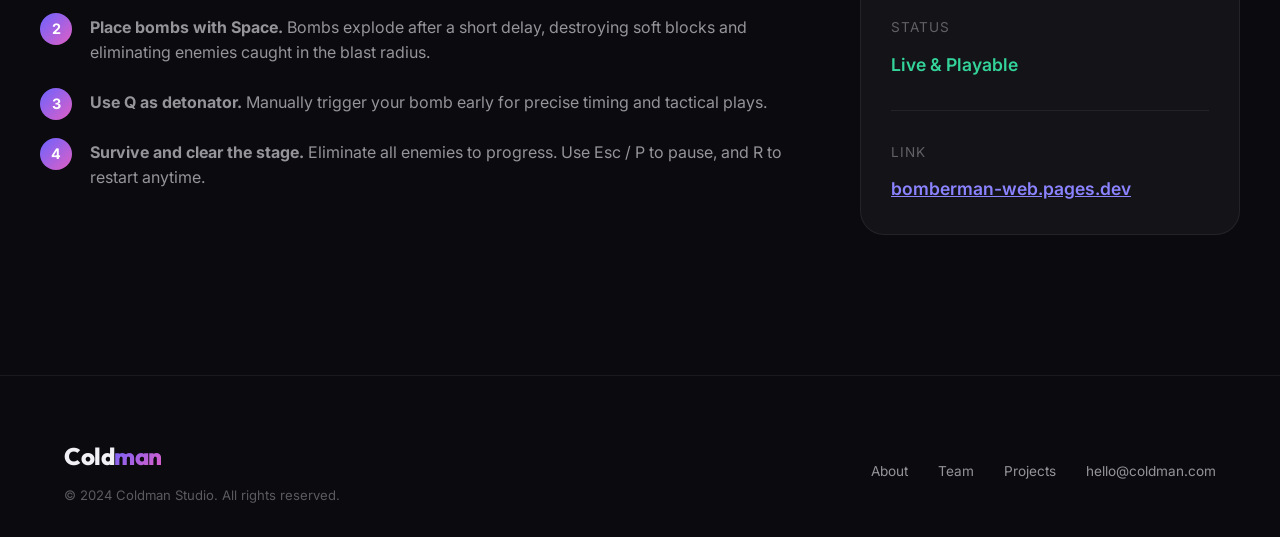
<file: bomberman.html>
<!DOCTYPE html>
<html lang="en">
<head>
  <meta charset="UTF-8">
  <meta name="viewport" content="width=device-width, initial-scale=1.0">
  <title>Bomberman Web — Coldman</title>
  <meta name="description" content="Bomberman Web is a faithful browser adaptation of the classic arcade game, built entirely with vanilla JavaScript, HTML5 Canvas, and CSS.">
  <link rel="preconnect" href="https://fonts.googleapis.com">
  <link rel="preconnect" href="https://fonts.gstatic.com" crossorigin>
  <link href="https://fonts.googleapis.com/css2?family=Inter:wght@400;500;600;700&family=Outfit:wght@600;700;800&display=swap" rel="stylesheet">
  <link rel="stylesheet" href="style.css">
  <link rel="apple-touch-icon" sizes="180x180" href="/apple-touch-icon.png">
  <link rel="icon" type="image/png" sizes="32x32" href="/favicon-32x32.png">
  <link rel="icon" type="image/png" sizes="16x16" href="/favicon-16x16.png">
  <link rel="manifest" href="/site.webmanifest">
  <style>
    /* Specific styles for the game details page */
    .game-hero {
      padding-top: 140px;
      padding-bottom: 60px;
    }
    
    .game-header {
      display: flex;
      justify-content: space-between;
      align-items: flex-end;
      gap: 30px;
      margin-bottom: 40px;
      flex-wrap: wrap;
    }
    
    .game-title h1 {
      font-size: clamp(2.5rem, 5vw, 4rem);
      margin-bottom: 10px;
    }
    
    .game-tags {
      display: flex;
      gap: 12px;
      margin-bottom: 20px;
    }
    
    .tag {
      padding: 6px 14px;
      border-radius: 50px;
      background: var(--bg-glass);
      border: 1px solid var(--border-subtle);
      font-size: 0.8rem;
      font-weight: 600;
      color: var(--accent-light);
    }
    
    .game-gallery {
      margin-bottom: 60px;
      border-radius: var(--radius-lg);
      overflow: hidden;
      border: 1px solid var(--border-subtle);
      background: var(--bg-card);
      position: relative;
    }
    
    .main-screenshot {
      width: 100%;
      aspect-ratio: 16/9;
      object-fit: cover;
      display: block;
    }
    
    .thumbnails {
      display: flex;
      gap: 10px;
      padding: 16px;
      background: rgba(10, 10, 15, 0.8);
      overflow-x: auto;
      backdrop-filter: blur(10px);
    }
    
    .thumbnail {
      width: 120px;
      aspect-ratio: 16/9;
      border-radius: var(--radius-sm);
      overflow: hidden;
      cursor: pointer;
      opacity: 0.6;
      transition: var(--transition-base);
      border: 2px solid transparent;
      flex-shrink: 0;
    }
    
    .thumbnail:hover, .thumbnail.active {
      opacity: 1;
      border-color: var(--accent);
    }
    
    .thumbnail img {
      width: 100%;
      height: 100%;
      object-fit: cover;
    }

    .game-content {
      display: grid;
      grid-template-columns: 2fr 1fr;
      gap: 60px;
    }

    @media (max-width: 900px) {
      .game-content {
        grid-template-columns: 1fr;
      }
    }

    .game-description h2 {
      font-size: 1.8rem;
      margin-bottom: 20px;
      color: var(--text-primary);
    }

    .game-description h3 {
      font-size: 1.3rem;
      margin: 30px 0 15px;
      color: var(--accent-light);
    }

    .game-description p {
      color: var(--text-secondary);
      margin-bottom: 16px;
      font-size: 1.05rem;
      line-height: 1.8;
    }

    .how-to-list {
      list-style: none;
      counter-reset: custom-counter;
      margin-top: 20px;
    }

    .how-to-list li {
      position: relative;
      padding-left: 50px;
      margin-bottom: 24px;
      color: var(--text-secondary);
      line-height: 1.6;
    }

    .how-to-list li::before {
      counter-increment: custom-counter;
      content: counter(custom-counter);
      position: absolute;
      left: 0;
      top: -2px;
      width: 32px;
      height: 32px;
      border-radius: 50%;
      background: var(--gradient-1);
      color: white;
      display: flex;
      align-items: center;
      justify-content: center;
      font-weight: bold;
      font-size: 0.9rem;
    }

    .game-sidebar {
      background: var(--bg-card);
      border: 1px solid var(--border-subtle);
      border-radius: var(--radius-lg);
      padding: 30px;
      height: fit-content;
    }

    .sidebar-block {
      margin-bottom: 30px;
      padding-bottom: 30px;
      border-bottom: 1px solid var(--border-subtle);
    }

    .sidebar-block:last-child {
      border-bottom: none;
      margin-bottom: 0;
      padding-bottom: 0;
    }

    .sidebar-title {
      font-size: 0.85rem;
      text-transform: uppercase;
      letter-spacing: 1px;
      color: var(--text-muted);
      margin-bottom: 10px;
    }

    .sidebar-value {
      font-size: 1.1rem;
      font-weight: 600;
    }
  </style>
</head>
<body>

  <!-- Ambient Background -->
  <div class="ambient-bg" aria-hidden="true">
    <div class="orb"></div>
    <div class="orb"></div>
    <div class="orb"></div>
  </div>

  <!-- Navbar -->
  <nav class="navbar" id="navbar">
    <div class="navbar-inner">
      <a href="index.html" class="logo">Cold<span>man</span></a>
      <ul class="nav-links" id="nav-links">
        <li><a href="index.html#about">About</a></li>
        <li><a href="index.html#team">Team</a></li>
        <li><a href="index.html#projects" class="active">Projects</a></li>
        <li><a href="index.html#contact" class="nav-cta">Contact Us</a></li>
      </ul>
      <div class="menu-toggle" id="menu-toggle" aria-label="Toggle navigation menu">
        <span></span>
        <span></span>
        <span></span>
      </div>
    </div>
  </nav>

  <!-- Game Details Section -->
  <section class="game-hero">
    <div class="container">
      <div class="game-header reveal">
        <div class="game-title">
          <div class="game-tags">
            <span class="tag">JavaScript</span>
            <span class="tag">Canvas</span>
            <span class="tag">CSS</span>
          </div>
          <h1>Bomberman <span class="gradient-text">Web</span></h1>
          <p class="section-subtitle" style="margin: 0;">Classic arcade reborn in the browser — no installs, pure web.</p>
        </div>
        <div class="game-cta">
          <a href="https://bomberman-web.pages.dev/" target="_blank" rel="noopener noreferrer" class="btn-primary" style="padding: 16px 40px; font-size: 1.1rem;">
            Play Now
            <svg width="20" height="20" viewBox="0 0 24 24" fill="none" stroke="currentColor" stroke-width="2.5" stroke-linecap="round" stroke-linejoin="round"><path d="M5 12h14M12 5l7 7-7 7"/></svg>
          </a>
        </div>
      </div>

      <!-- Gallery -->
      <div class="game-gallery reveal reveal-delay-1">
        <img src="images/bomberman.png" alt="Bomberman Web Gameplay" class="main-screenshot" id="main-screenshot">
        
        <!-- Thumbnails — more to be added later -->
        <div class="thumbnails" id="thumbnails-container">
          <div class="thumbnail active" onclick="changeImage('images/bomberman.png', this)">
            <img src="images/bomberman.png" alt="Screenshot 1">
          </div>
        </div>
      </div>

      <div class="game-content">
        <div class="game-description reveal reveal-delay-2">
          <h2>About The Game</h2>
          <p>Bomberman Web is a full-featured browser adaptation of the beloved classic arcade game — rebuilt from scratch using only vanilla JavaScript, the HTML5 Canvas API, and CSS. No frameworks, no game engines, just pure web technology delivering a smooth and authentic experience.</p>
          <p>The game features intelligent enemy AI, procedurally seeded levels, multiple enemy types with distinct movement patterns, power-ups, a detonator mechanic, and even pause/sound support — all running at up to 120 fps directly in your browser.</p>

          <h3>How to Play</h3>
          <ol class="how-to-list">
            <li><strong>Move with WASD or Arrow keys.</strong> Navigate the maze grid, avoiding walls and enemies while planning your next move.</li>
            <li><strong>Place bombs with Space.</strong> Bombs explode after a short delay, destroying soft blocks and eliminating enemies caught in the blast radius.</li>
            <li><strong>Use Q as detonator.</strong> Manually trigger your bomb early for precise timing and tactical plays.</li>
            <li><strong>Survive and clear the stage.</strong> Eliminate all enemies to progress. Use Esc / P to pause, and R to restart anytime.</li>
          </ol>
        </div>

        <div class="game-sidebar reveal reveal-delay-3">
          <div class="sidebar-block">
            <div class="sidebar-title">Tech Stack</div>
            <div class="sidebar-value">Vanilla JavaScript</div>
            <div style="font-size: 0.9rem; color: var(--text-muted); margin-top: 4px;">HTML5 Canvas + CSS</div>
          </div>
          <div class="sidebar-block">
            <div class="sidebar-title">Genre</div>
            <div class="sidebar-value">Arcade / Action</div>
          </div>
          <div class="sidebar-block">
            <div class="sidebar-title">Performance</div>
            <div class="sidebar-value">Up to 120 fps</div>
          </div>
          <div class="sidebar-block">
            <div class="sidebar-title">Status</div>
            <div class="sidebar-value" style="color: #34d399;">Live & Playable</div>
          </div>
          <div class="sidebar-block">
            <div class="sidebar-title">Link</div>
            <div class="sidebar-value">
              <a href="https://bomberman-web.pages.dev/" target="_blank" rel="noopener noreferrer" style="color: var(--accent-light); text-decoration: underline;">
                bomberman-web.pages.dev
              </a>
            </div>
          </div>
        </div>
      </div>
    </div>
  </section>

  <!-- Footer -->
  <footer class="footer" id="contact" style="margin-top: 80px;">
    <div class="footer-inner">
      <div class="footer-left">
        <div class="logo">Cold<span>man</span></div>
        <p>&copy; 2024 Coldman Studio. All rights reserved.</p>
      </div>
      <ul class="footer-links">
        <li><a href="index.html#about">About</a></li>
        <li><a href="index.html#team">Team</a></li>
        <li><a href="index.html#projects">Projects</a></li>
        <li><a href="mailto:hello@coldman.com">hello@coldman.com</a></li>
      </ul>
    </div>
  </footer>

  <script src="main.js" async></script>
  <script>
    // Specific script for the image gallery
    function changeImage(src, element) {
      document.getElementById('main-screenshot').src = src;
      
      // Update active state on thumbnails
      const thumbnails = document.querySelectorAll('.thumbnail');
      thumbnails.forEach(t => t.classList.remove('active'));
      element.classList.add('active');
    }
  </script>
</body>
</html>
</file>
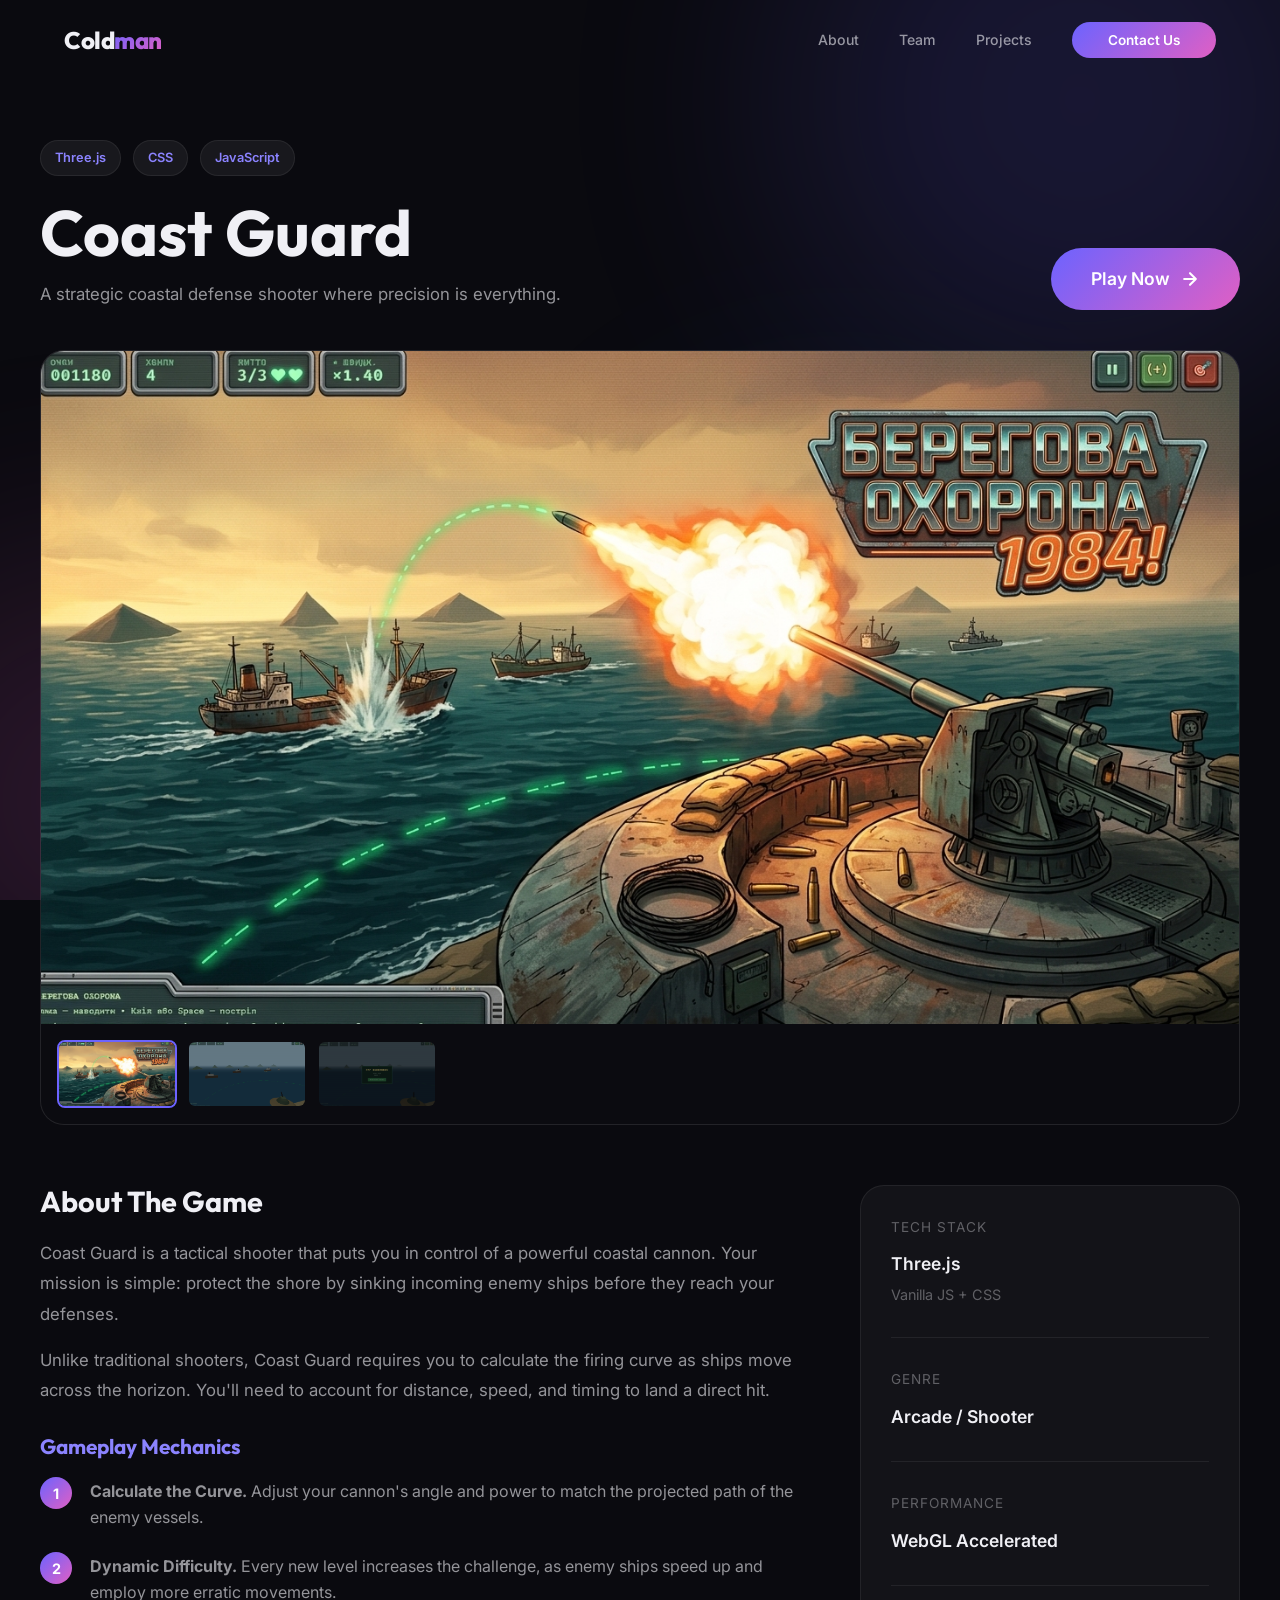
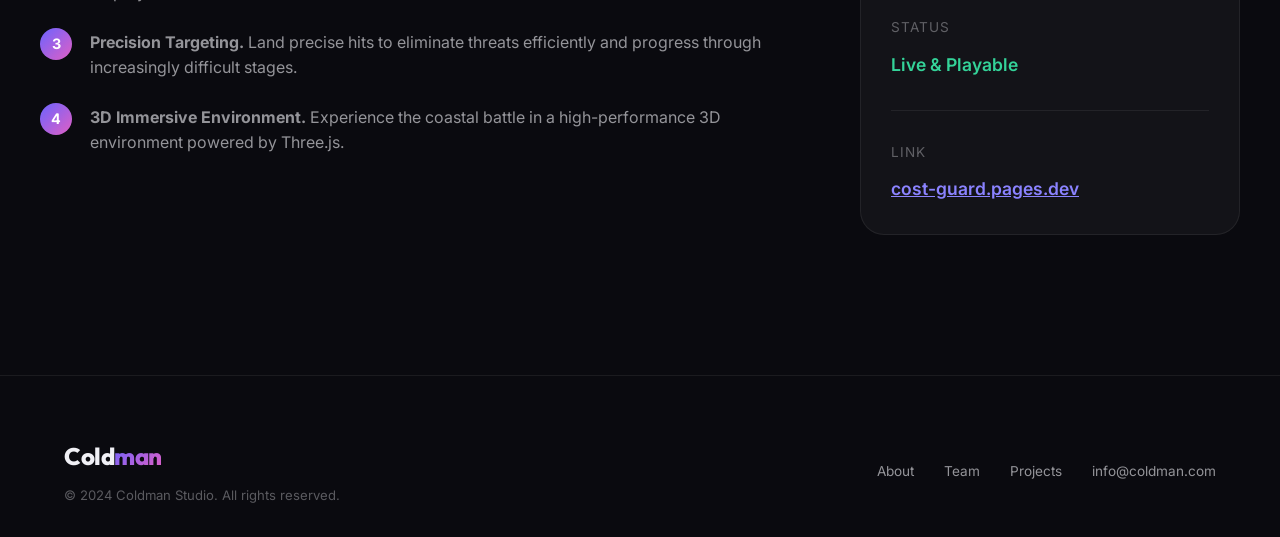
<file: coast-guard.html>
<!DOCTYPE html>
<html lang="en">

<head>
  <meta charset="UTF-8">
  <meta name="viewport" content="width=device-width, initial-scale=1.0">
  <title>Coast Guard — Coldman</title>
  <meta name="description" content="Coast Guard is a strategic 3D coastal defense shooter built with Three.js, CSS, and JS.">
  <link rel="preconnect" href="https://fonts.googleapis.com">
  <link rel="preconnect" href="https://fonts.gstatic.com" crossorigin>
  <link href="https://fonts.googleapis.com/css2?family=Inter:wght@400;500;600;700&family=Outfit:wght@600;700;800&display=swap" rel="stylesheet">
  <link rel="stylesheet" href="style.css">
  <link rel="apple-touch-icon" sizes="180x180" href="/apple-touch-icon.png">
  <link rel="icon" type="image/png" sizes="32x32" href="/favicon-32x32.png">
  <link rel="icon" type="image/png" sizes="16x16" href="/favicon-16x16.png">
  <link rel="manifest" href="/site.webmanifest">
  <style>
    /* Specific styles for the project details page */
    .game-hero {
      padding-top: 140px;
      padding-bottom: 60px;
    }

    .game-header {
      display: flex;
      justify-content: space-between;
      align-items: flex-end;
      gap: 30px;
      margin-bottom: 40px;
      flex-wrap: wrap;
    }

    .game-title h1 {
      font-size: clamp(2.5rem, 5vw, 4rem);
      margin-bottom: 10px;
    }

    .game-tags {
      display: flex;
      gap: 12px;
      margin-bottom: 20px;
    }

    .tag {
      padding: 6px 14px;
      border-radius: 50px;
      background: var(--bg-glass);
      border: 1px solid var(--border-subtle);
      font-size: 0.8rem;
      font-weight: 600;
      color: var(--accent-light);
    }

    .game-gallery {
      margin-bottom: 60px;
      border-radius: var(--radius-lg);
      overflow: hidden;
      border: 1px solid var(--border-subtle);
      background: var(--bg-card);
      position: relative;
    }

    .main-screenshot {
      width: 100%;
      aspect-ratio: 16/9;
      object-fit: cover;
      display: block;
    }

    .thumbnails {
      display: flex;
      gap: 10px;
      padding: 16px;
      background: rgba(10, 10, 15, 0.8);
      overflow-x: auto;
      backdrop-filter: blur(10px);
    }

    .thumbnail {
      width: 120px;
      aspect-ratio: 16/9;
      border-radius: var(--radius-sm);
      overflow: hidden;
      cursor: pointer;
      opacity: 0.6;
      transition: var(--transition-base);
      border: 2px solid transparent;
      flex-shrink: 0;
    }

    .thumbnail:hover, .thumbnail.active {
      opacity: 1;
      border-color: var(--accent);
    }

    .thumbnail img {
      width: 100%;
      height: 100%;
      object-fit: cover;
    }

    .game-content {
      display: grid;
      grid-template-columns: 2fr 1fr;
      gap: 60px;
    }

    @media (max-width: 900px) {
      .game-content {
        grid-template-columns: 1fr;
      }
    }

    .game-description h2 {
      font-size: 1.8rem;
      margin-bottom: 20px;
      color: var(--text-primary);
    }

    .game-description h3 {
      font-size: 1.3rem;
      margin: 30px 0 15px;
      color: var(--accent-light);
    }

    .game-description p {
      color: var(--text-secondary);
      margin-bottom: 16px;
      font-size: 1.05rem;
      line-height: 1.8;
    }

    .how-to-list {
      list-style: none;
      counter-reset: custom-counter;
      margin-top: 20px;
    }

    .how-to-list li {
      position: relative;
      padding-left: 50px;
      margin-bottom: 24px;
      color: var(--text-secondary);
      line-height: 1.6;
    }

    .how-to-list li::before {
      counter-increment: custom-counter;
      content: counter(custom-counter);
      position: absolute;
      left: 0;
      top: -2px;
      width: 32px;
      height: 32px;
      border-radius: 50%;
      background: var(--gradient-1);
      color: white;
      display: flex;
      align-items: center;
      justify-content: center;
      font-weight: bold;
      font-size: 0.9rem;
    }

    .game-sidebar {
      background: var(--bg-card);
      border: 1px solid var(--border-subtle);
      border-radius: var(--radius-lg);
      padding: 30px;
      height: fit-content;
    }

    .sidebar-block {
      margin-bottom: 30px;
      padding-bottom: 30px;
      border-bottom: 1px solid var(--border-subtle);
    }

    .sidebar-block:last-child {
      border-bottom: none;
      margin-bottom: 0;
      padding-bottom: 0;
    }

    .sidebar-title {
      font-size: 0.85rem;
      text-transform: uppercase;
      letter-spacing: 1px;
      color: var(--text-muted);
      margin-bottom: 10px;
    }

    .sidebar-value {
      font-size: 1.1rem;
      font-weight: 600;
    }
  </style>
</head>

<body>

  <!-- Ambient Background -->
  <div class="ambient-bg" aria-hidden="true">
    <div class="orb"></div>
    <div class="orb"></div>
    <div class="orb"></div>
  </div>

  <!-- Navbar -->
  <nav class="navbar" id="navbar">
    <div class="navbar-inner">
      <a href="index.html" class="logo">Cold<span>man</span></a>
      <ul class="nav-links" id="nav-links">
        <li><a href="index.html#about">About</a></li>
        <li><a href="index.html#team">Team</a></li>
        <li><a href="index.html#projects" class="active">Projects</a></li>
        <li><a href="index.html#contact" class="nav-cta">Contact Us</a></li>
      </ul>
      <div class="menu-toggle" id="menu-toggle" aria-label="Toggle navigation menu">
        <span></span>
        <span></span>
        <span></span>
      </div>
    </div>
  </nav>

  <!-- Project Details Section -->
  <section class="game-hero">
    <div class="container">
      <div class="game-header reveal">
        <div class="game-title">
          <div class="game-tags">
            <span class="tag">Three.js</span>
            <span class="tag">CSS</span>
            <span class="tag">JavaScript</span>
          </div>
          <h1>Coast <span class="gradient-text">Guard</span></h1>
          <p class="section-subtitle" style="margin: 0;">A strategic coastal defense shooter where precision is everything.</p>
        </div>
        <div class="game-cta">
          <a href="https://cost-guard.pages.dev" target="_blank" rel="noopener noreferrer" class="btn-primary" style="padding: 16px 40px; font-size: 1.1rem;">
            Play Now
            <svg width="20" height="20" viewBox="0 0 24 24" fill="none" stroke="currentColor" stroke-width="2.5" stroke-linecap="round" stroke-linejoin="round"><path d="M5 12h14M12 5l7 7-7 7"/></svg>
          </a>
        </div>
      </div>

      <!-- Gallery -->
      <div class="game-gallery reveal reveal-delay-1">
        <img src="images/cost-guard.jpeg" alt="Coast Guard Main Visual" class="main-screenshot" id="main-screenshot">

        <div class="thumbnails" id="thumbnails-container">
          <div class="thumbnail active" onclick="changeImage('images/cost-guard.jpeg', this)">
            <img src="images/cost-guard.jpeg" alt="Screenshot 1">
          </div>
          <div class="thumbnail" onclick="changeImage('images/cost-guard-1.png', this)">
            <img src="images/cost-guard-1.png" alt="Screenshot 2">
          </div>
          <div class="thumbnail" onclick="changeImage('images/cost-guard-2.png', this)">
            <img src="images/cost-guard-2.png" alt="Screenshot 3">
          </div>
        </div>
      </div>

      <div class="game-content">
        <div class="game-description reveal reveal-delay-2">
          <h2>About The Game</h2>
          <p>Coast Guard is a tactical shooter that puts you in control of a powerful coastal cannon. Your mission is simple: protect the shore by sinking incoming enemy ships before they reach your defenses.</p>
          <p>Unlike traditional shooters, Coast Guard requires you to calculate the firing curve as ships move across the horizon. You'll need to account for distance, speed, and timing to land a direct hit.</p>

          <h3>Gameplay Mechanics</h3>
          <ol class="how-to-list">
            <li><strong>Calculate the Curve.</strong> Adjust your cannon's angle and power to match the projected path of the enemy vessels.</li>
            <li><strong>Dynamic Difficulty.</strong> Every new level increases the challenge, as enemy ships speed up and employ more erratic movements.</li>
            <li><strong>Precision Targeting.</strong> Land precise hits to eliminate threats efficiently and progress through increasingly difficult stages.</li>
            <li><strong>3D Immersive Environment.</strong> Experience the coastal battle in a high-performance 3D environment powered by Three.js.</li>
          </ol>
        </div>

        <div class="game-sidebar reveal reveal-delay-3">
          <div class="sidebar-block">
            <div class="sidebar-title">Tech Stack</div>
            <div class="sidebar-value">Three.js</div>
            <div style="font-size: 0.9rem; color: var(--text-muted); margin-top: 4px;">Vanilla JS + CSS</div>
          </div>
          <div class="sidebar-block">
            <div class="sidebar-title">Genre</div>
            <div class="sidebar-value">Arcade / Shooter</div>
          </div>
          <div class="sidebar-block">
            <div class="sidebar-title">Performance</div>
            <div class="sidebar-value">WebGL Accelerated</div>
          </div>
          <div class="sidebar-block">
            <div class="sidebar-title">Status</div>
            <div class="sidebar-value" style="color: #34d399;">Live & Playable</div>
          </div>
          <div class="sidebar-block">
            <div class="sidebar-title">Link</div>
            <div class="sidebar-value">
              <a href="https://cost-guard.pages.dev" target="_blank" rel="noopener noreferrer" style="color: var(--accent-light); text-decoration: underline;">
                cost-guard.pages.dev
              </a>
            </div>
          </div>
        </div>
      </div>
    </div>
  </section>

  <!-- Footer -->
  <footer class="footer" id="contact" style="margin-top: 80px;">
    <div class="footer-inner">
      <div class="footer-left">
        <div class="logo">Cold<span>man</span></div>
        <p>&copy; 2024 Coldman Studio. All rights reserved.</p>
      </div>
      <ul class="footer-links">
        <li><a href="index.html#about">About</a></li>
        <li><a href="index.html#team">Team</a></li>
        <li><a href="index.html#projects">Projects</a></li>
        <li><a href="mailto:info@coldman.com">info@coldman.com</a></li>
      </ul>
    </div>
  </footer>

  <script src="main.js" async></script>
  <script>
    function changeImage(src, element) {
      document.getElementById('main-screenshot').src = src;

      const thumbnails = document.querySelectorAll('.thumbnail');
      thumbnails.forEach(t => t.classList.remove('active'));
      element.classList.add('active');
    }
  </script>
</body>

</html>
</file>
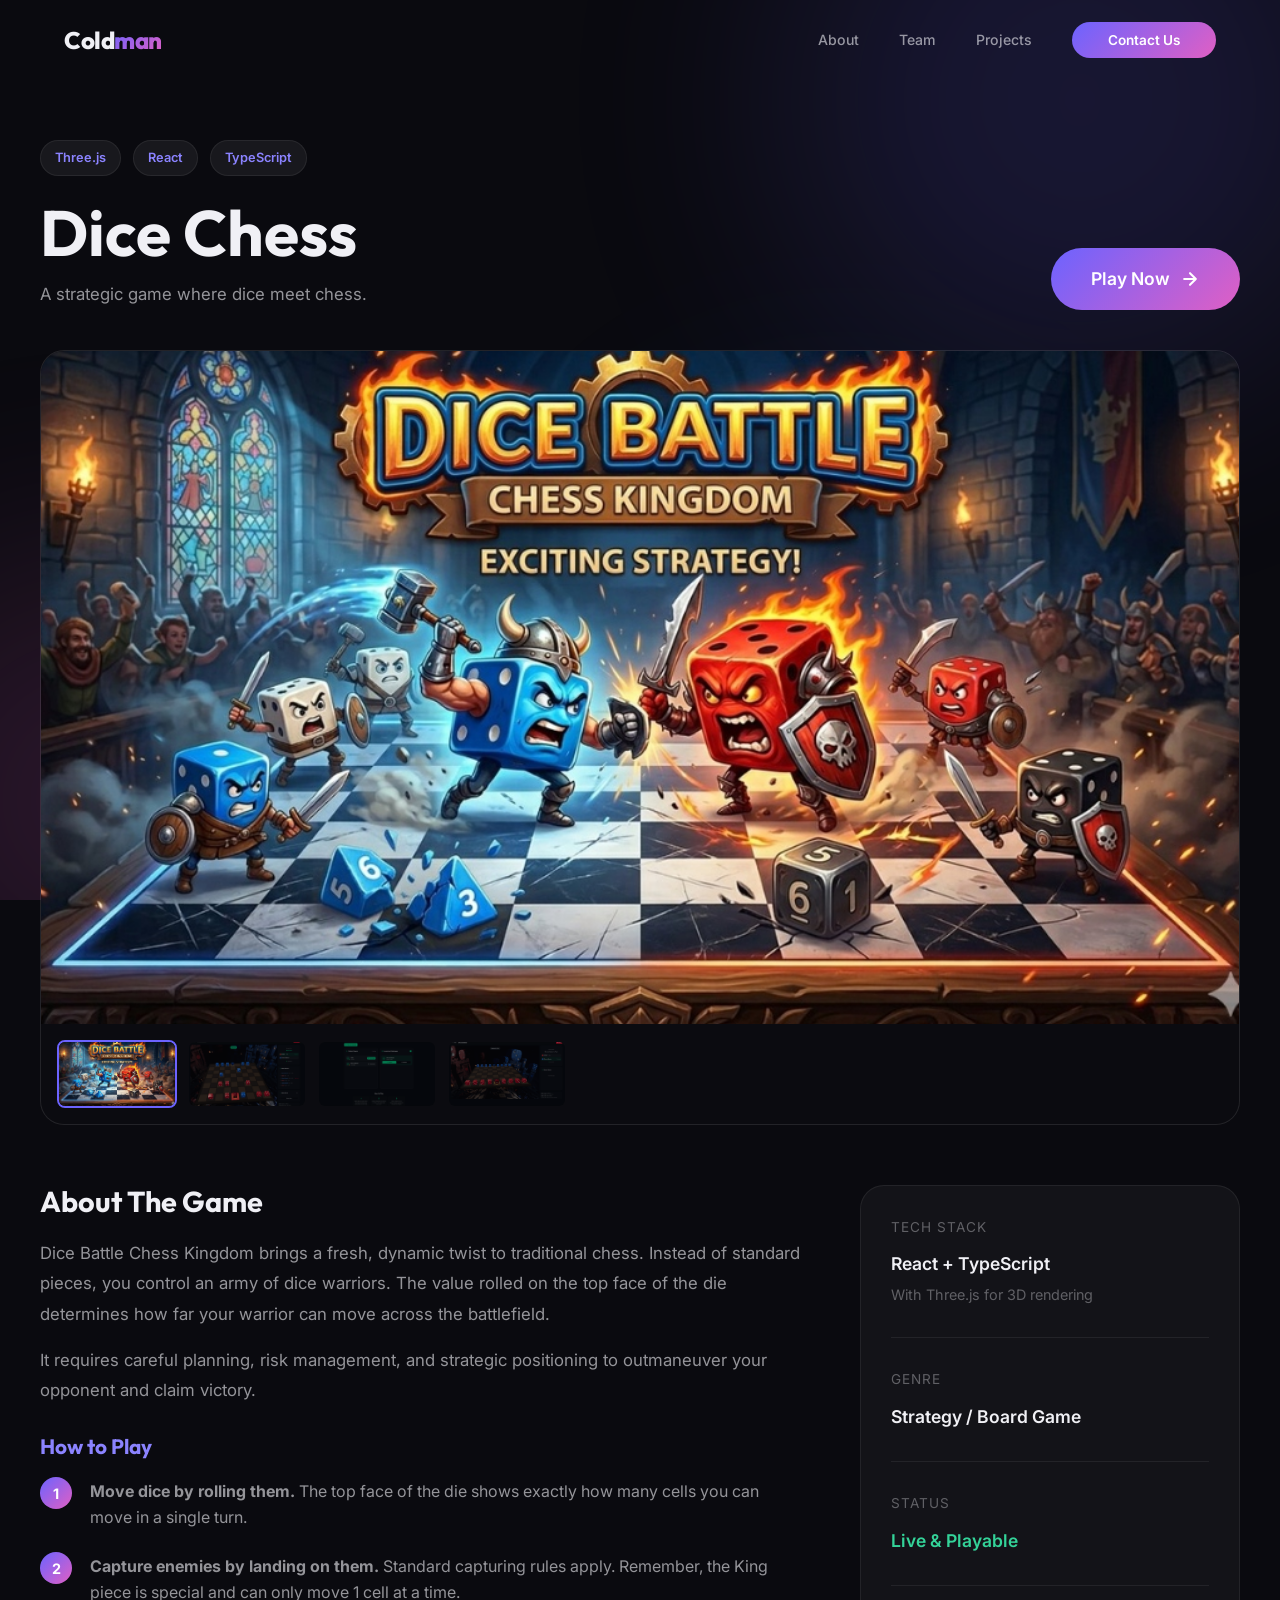
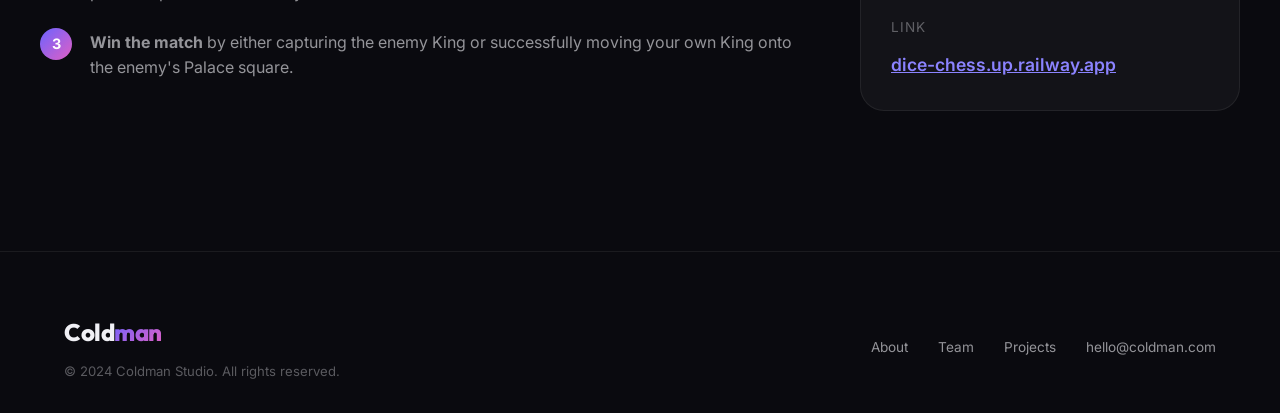
<file: dice-chess.html>
<!DOCTYPE html>
<html lang="en">
<head>
  <meta charset="UTF-8">
  <meta name="viewport" content="width=device-width, initial-scale=1.0">
  <title>Dice Chess — Coldman</title>
  <meta name="description" content="Dice Chess is an exciting strategy game built with Three.js, React, and TypeScript.">
  <link rel="preconnect" href="https://fonts.googleapis.com">
  <link rel="preconnect" href="https://fonts.gstatic.com" crossorigin>
  <link href="https://fonts.googleapis.com/css2?family=Inter:wght@400;500;600;700&family=Outfit:wght@600;700;800&display=swap" rel="stylesheet">
  <link rel="stylesheet" href="style.css">
  <link rel="apple-touch-icon" sizes="180x180" href="/apple-touch-icon.png">
  <link rel="icon" type="image/png" sizes="32x32" href="/favicon-32x32.png">
  <link rel="icon" type="image/png" sizes="16x16" href="/favicon-16x16.png">
  <link rel="manifest" href="/site.webmanifest">
  <style>
    /* Specific styles for the game details page */
    .game-hero {
      padding-top: 140px;
      padding-bottom: 60px;
    }
    
    .game-header {
      display: flex;
      justify-content: space-between;
      align-items: flex-end;
      gap: 30px;
      margin-bottom: 40px;
      flex-wrap: wrap;
    }
    
    .game-title h1 {
      font-size: clamp(2.5rem, 5vw, 4rem);
      margin-bottom: 10px;
    }
    
    .game-tags {
      display: flex;
      gap: 12px;
      margin-bottom: 20px;
    }
    
    .tag {
      padding: 6px 14px;
      border-radius: 50px;
      background: var(--bg-glass);
      border: 1px solid var(--border-subtle);
      font-size: 0.8rem;
      font-weight: 600;
      color: var(--accent-light);
    }
    
    .game-gallery {
      margin-bottom: 60px;
      border-radius: var(--radius-lg);
      overflow: hidden;
      border: 1px solid var(--border-subtle);
      background: var(--bg-card);
      position: relative;
    }
    
    .main-screenshot {
      width: 100%;
      aspect-ratio: 16/9;
      object-fit: cover;
      display: block;
    }
    
    .thumbnails {
      display: flex;
      gap: 10px;
      padding: 16px;
      background: rgba(10, 10, 15, 0.8);
      overflow-x: auto;
      backdrop-filter: blur(10px);
    }
    
    .thumbnail {
      width: 120px;
      aspect-ratio: 16/9;
      border-radius: var(--radius-sm);
      overflow: hidden;
      cursor: pointer;
      opacity: 0.6;
      transition: var(--transition-base);
      border: 2px solid transparent;
      flex-shrink: 0;
    }
    
    .thumbnail:hover, .thumbnail.active {
      opacity: 1;
      border-color: var(--accent);
    }
    
    .thumbnail img {
      width: 100%;
      height: 100%;
      object-fit: cover;
    }

    .game-content {
      display: grid;
      grid-template-columns: 2fr 1fr;
      gap: 60px;
    }

    @media (max-width: 900px) {
      .game-content {
        grid-template-columns: 1fr;
      }
    }

    .game-description h2 {
      font-size: 1.8rem;
      margin-bottom: 20px;
      color: var(--text-primary);
    }

    .game-description h3 {
      font-size: 1.3rem;
      margin: 30px 0 15px;
      color: var(--accent-light);
    }

    .game-description p {
      color: var(--text-secondary);
      margin-bottom: 16px;
      font-size: 1.05rem;
      line-height: 1.8;
    }

    .how-to-list {
      list-style: none;
      counter-reset: custom-counter;
      margin-top: 20px;
    }

    .how-to-list li {
      position: relative;
      padding-left: 50px;
      margin-bottom: 24px;
      color: var(--text-secondary);
      line-height: 1.6;
    }

    .how-to-list li::before {
      counter-increment: custom-counter;
      content: counter(custom-counter);
      position: absolute;
      left: 0;
      top: -2px;
      width: 32px;
      height: 32px;
      border-radius: 50%;
      background: var(--gradient-1);
      color: white;
      display: flex;
      align-items: center;
      justify-content: center;
      font-weight: bold;
      font-size: 0.9rem;
    }

    .game-sidebar {
      background: var(--bg-card);
      border: 1px solid var(--border-subtle);
      border-radius: var(--radius-lg);
      padding: 30px;
      height: fit-content;
    }

    .sidebar-block {
      margin-bottom: 30px;
      padding-bottom: 30px;
      border-bottom: 1px solid var(--border-subtle);
    }

    .sidebar-block:last-child {
      border-bottom: none;
      margin-bottom: 0;
      padding-bottom: 0;
    }

    .sidebar-title {
      font-size: 0.85rem;
      text-transform: uppercase;
      letter-spacing: 1px;
      color: var(--text-muted);
      margin-bottom: 10px;
    }

    .sidebar-value {
      font-size: 1.1rem;
      font-weight: 600;
    }
  </style>
</head>
<body>

  <!-- Ambient Background -->
  <div class="ambient-bg" aria-hidden="true">
    <div class="orb"></div>
    <div class="orb"></div>
    <div class="orb"></div>
  </div>

  <!-- Navbar -->
  <nav class="navbar" id="navbar">
    <div class="navbar-inner">
      <a href="index.html" class="logo">Cold<span>man</span></a>
      <ul class="nav-links" id="nav-links">
        <li><a href="index.html#about">About</a></li>
        <li><a href="index.html#team">Team</a></li>
        <li><a href="index.html#projects" class="active">Projects</a></li>
        <li><a href="index.html#contact" class="nav-cta">Contact Us</a></li>
      </ul>
      <div class="menu-toggle" id="menu-toggle" aria-label="Toggle navigation menu">
        <span></span>
        <span></span>
        <span></span>
      </div>
    </div>
  </nav>

  <!-- Game Details Section -->
  <section class="game-hero">
    <div class="container">
      <div class="game-header reveal">
        <div class="game-title">
          <div class="game-tags">
            <span class="tag">Three.js</span>
            <span class="tag">React</span>
            <span class="tag">TypeScript</span>
          </div>
          <h1>Dice <span class="gradient-text">Chess</span></h1>
          <p class="section-subtitle" style="margin: 0;">A strategic game where dice meet chess.</p>
        </div>
        <div class="game-cta">
          <a href="https://dice-chess.up.railway.app/" target="_blank" rel="noopener noreferrer" class="btn-primary" style="padding: 16px 40px; font-size: 1.1rem;">
            Play Now
            <svg width="20" height="20" viewBox="0 0 24 24" fill="none" stroke="currentColor" stroke-width="2.5" stroke-linecap="round" stroke-linejoin="round"><path d="M5 12h14M12 5l7 7-7 7"/></svg>
          </a>
        </div>
      </div>

      <!-- Steam/AppStore Style Gallery -->
      <div class="game-gallery reveal reveal-delay-1">
        <img src="images/dice-chess.jpg" alt="Dice Chess Gameplay" class="main-screenshot" id="main-screenshot">
        
        <!-- Thumbnails (Currently reusing the main image as requested, to be replaced later) -->
        <div class="thumbnails" id="thumbnails-container">
          <div class="thumbnail active" onclick="changeImage('images/dice-chess.jpg', this)">
            <img src="images/dice-chess.jpg" alt="Screenshot 1">
          </div>
          <div class="thumbnail" onclick="changeImage('images/dice-chess-2.png', this)">
            <img src="images/dice-chess-2.png" alt="Screenshot 2">
          </div>
          <div class="thumbnail" onclick="changeImage('images/dice-chess-3.png', this)">
            <img src="images/dice-chess-3.png" alt="Screenshot 3">
          </div>
          <div class="thumbnail" onclick="changeImage('images/dice-chess-4.png', this)">
            <img src="images/dice-chess-4.png" alt="Screenshot 4">
          </div>
        </div>
      </div>

      <div class="game-content">
        <div class="game-description reveal reveal-delay-2">
          <h2>About The Game</h2>
          <p>Dice Battle Chess Kingdom brings a fresh, dynamic twist to traditional chess. Instead of standard pieces, you control an army of dice warriors. The value rolled on the top face of the die determines how far your warrior can move across the battlefield.</p>
          <p>It requires careful planning, risk management, and strategic positioning to outmaneuver your opponent and claim victory.</p>

          <h3>How to Play</h3>
          <ol class="how-to-list">
            <li><strong>Move dice by rolling them.</strong> The top face of the die shows exactly how many cells you can move in a single turn.</li>
            <li><strong>Capture enemies by landing on them.</strong> Standard capturing rules apply. Remember, the King piece is special and can only move 1 cell at a time.</li>
            <li><strong>Win the match</strong> by either capturing the enemy King or successfully moving your own King onto the enemy's Palace square.</li>
          </ol>
        </div>

        <div class="game-sidebar reveal reveal-delay-3">
          <div class="sidebar-block">
            <div class="sidebar-title">Tech Stack</div>
            <div class="sidebar-value">React + TypeScript</div>
            <div style="font-size: 0.9rem; color: var(--text-muted); margin-top: 4px;">With Three.js for 3D rendering</div>
          </div>
          <div class="sidebar-block">
            <div class="sidebar-title">Genre</div>
            <div class="sidebar-value">Strategy / Board Game</div>
          </div>
          <div class="sidebar-block">
            <div class="sidebar-title">Status</div>
            <div class="sidebar-value" style="color: #34d399;">Live & Playable</div>
          </div>
          <div class="sidebar-block">
            <div class="sidebar-title">Link</div>
            <div class="sidebar-value">
              <a href="https://dice-chess.up.railway.app/" target="_blank" rel="noopener noreferrer" style="color: var(--accent-light); text-decoration: underline;">
                dice-chess.up.railway.app
              </a>
            </div>
          </div>
        </div>
      </div>
    </div>
  </section>

  <!-- Footer -->
  <footer class="footer" id="contact" style="margin-top: 80px;">
    <div class="footer-inner">
      <div class="footer-left">
        <div class="logo">Cold<span>man</span></div>
        <p>&copy; 2024 Coldman Studio. All rights reserved.</p>
      </div>
      <ul class="footer-links">
        <li><a href="index.html#about">About</a></li>
        <li><a href="index.html#team">Team</a></li>
        <li><a href="index.html#projects">Projects</a></li>
        <li><a href="mailto:hello@coldman.com">hello@coldman.com</a></li>
      </ul>
    </div>
  </footer>

  <script src="main.js" async></script>
  <script>
    // Specific script for the image gallery
    function changeImage(src, element) {
      document.getElementById('main-screenshot').src = src;
      
      // Update active state on thumbnails
      const thumbnails = document.querySelectorAll('.thumbnail');
      thumbnails.forEach(t => t.classList.remove('active'));
      element.classList.add('active');
    }
  </script>
</body>
</html>
</file>
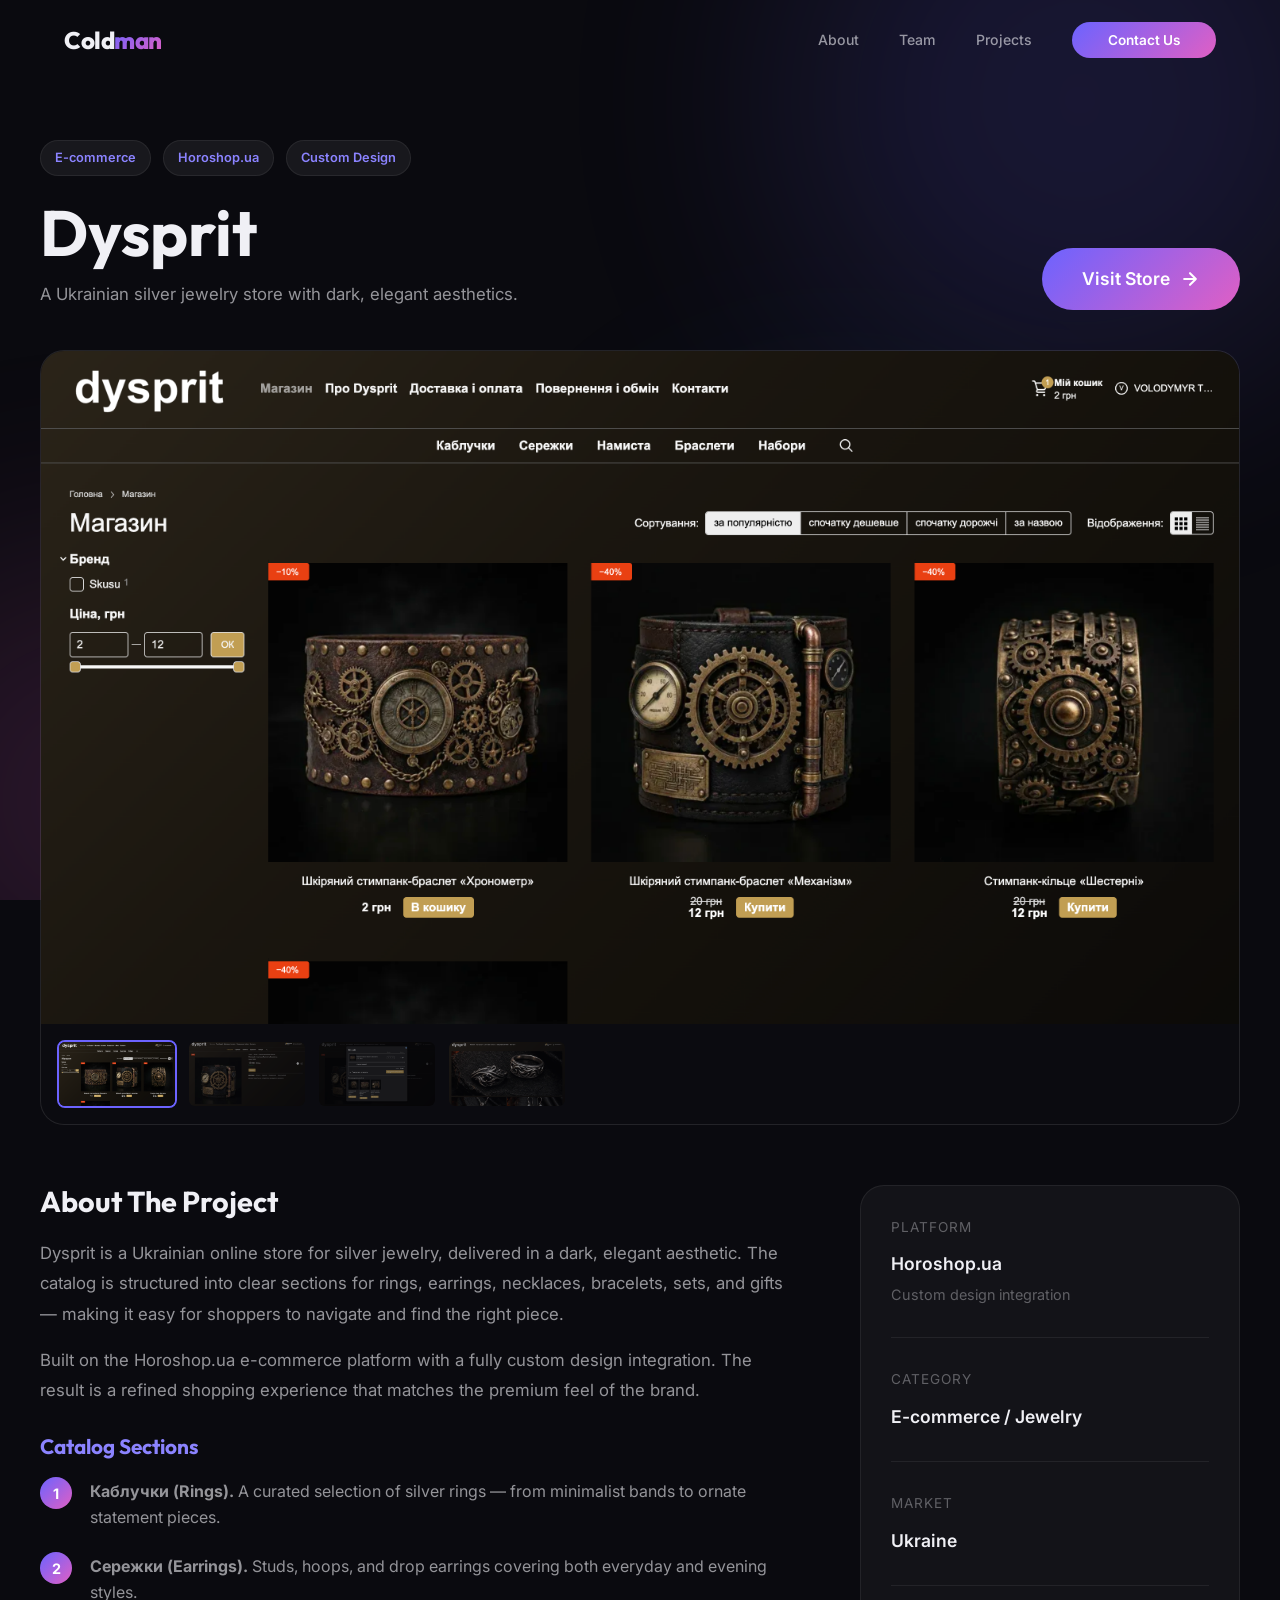
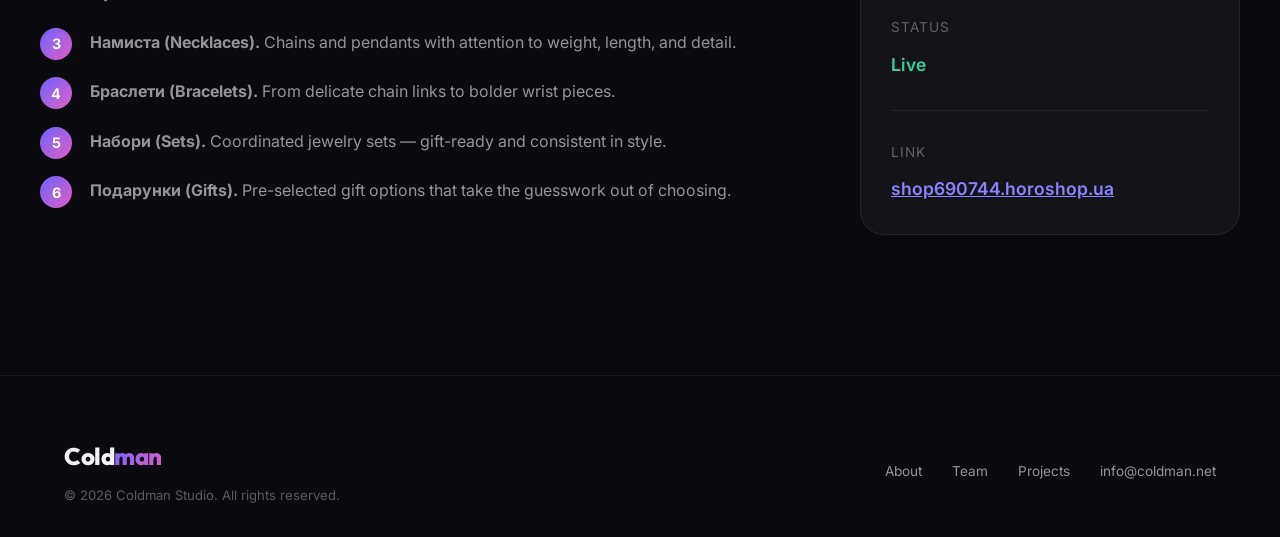
<file: dysprit.html>
<!DOCTYPE html>
<html lang="en">
<head>
  <meta charset="UTF-8">
  <meta name="viewport" content="width=device-width, initial-scale=1.0">
  <title>Dysprit — Coldman</title>
  <meta name="description" content="Dysprit is a Ukrainian online store for silver jewelry with a dark, elegant aesthetic. Catalog sections include rings, earrings, necklaces, bracelets, sets, and gifts.">
  <link rel="preconnect" href="https://fonts.googleapis.com">
  <link rel="preconnect" href="https://fonts.gstatic.com" crossorigin>
  <link href="https://fonts.googleapis.com/css2?family=Inter:wght@400;500;600;700&family=Outfit:wght@600;700;800&display=swap" rel="stylesheet">
  <link rel="stylesheet" href="style.css">
  <link rel="apple-touch-icon" sizes="180x180" href="/apple-touch-icon.png">
  <link rel="icon" type="image/png" sizes="32x32" href="/favicon-32x32.png">
  <link rel="icon" type="image/png" sizes="16x16" href="/favicon-16x16.png">
  <link rel="manifest" href="/site.webmanifest">
  <style>
    /* Specific styles for the project details page */
    .game-hero {
      padding-top: 140px;
      padding-bottom: 60px;
    }

    .game-header {
      display: flex;
      justify-content: space-between;
      align-items: flex-end;
      gap: 30px;
      margin-bottom: 40px;
      flex-wrap: wrap;
    }

    .game-title h1 {
      font-size: clamp(2.5rem, 5vw, 4rem);
      margin-bottom: 10px;
    }

    .game-tags {
      display: flex;
      gap: 12px;
      margin-bottom: 20px;
      flex-wrap: wrap;
    }

    .tag {
      padding: 6px 14px;
      border-radius: 50px;
      background: var(--bg-glass);
      border: 1px solid var(--border-subtle);
      font-size: 0.8rem;
      font-weight: 600;
      color: var(--accent-light);
    }

    .game-gallery {
      margin-bottom: 60px;
      border-radius: var(--radius-lg);
      overflow: hidden;
      border: 1px solid var(--border-subtle);
      background: var(--bg-card);
      position: relative;
    }

    .main-screenshot {
      width: 100%;
      aspect-ratio: 16/9;
      object-fit: cover;
      display: block;
    }

    .thumbnails {
      display: flex;
      gap: 10px;
      padding: 16px;
      background: rgba(10, 10, 15, 0.8);
      overflow-x: auto;
      backdrop-filter: blur(10px);
    }

    .thumbnail {
      width: 120px;
      aspect-ratio: 16/9;
      border-radius: var(--radius-sm);
      overflow: hidden;
      cursor: pointer;
      opacity: 0.6;
      transition: var(--transition-base);
      border: 2px solid transparent;
      flex-shrink: 0;
    }

    .thumbnail:hover, .thumbnail.active {
      opacity: 1;
      border-color: var(--accent);
    }

    .thumbnail img {
      width: 100%;
      height: 100%;
      object-fit: cover;
    }

    .game-content {
      display: grid;
      grid-template-columns: 2fr 1fr;
      gap: 60px;
    }

    @media (max-width: 900px) {
      .game-content {
        grid-template-columns: 1fr;
      }
    }

    .game-description h2 {
      font-size: 1.8rem;
      margin-bottom: 20px;
      color: var(--text-primary);
    }

    .game-description h3 {
      font-size: 1.3rem;
      margin: 30px 0 15px;
      color: var(--accent-light);
    }

    .game-description p {
      color: var(--text-secondary);
      margin-bottom: 16px;
      font-size: 1.05rem;
      line-height: 1.8;
    }

    .features-list {
      list-style: none;
      counter-reset: custom-counter;
      margin-top: 20px;
    }

    .features-list li {
      position: relative;
      padding-left: 50px;
      margin-bottom: 24px;
      color: var(--text-secondary);
      line-height: 1.6;
    }

    .features-list li::before {
      counter-increment: custom-counter;
      content: counter(custom-counter);
      position: absolute;
      left: 0;
      top: -2px;
      width: 32px;
      height: 32px;
      border-radius: 50%;
      background: var(--gradient-1);
      color: white;
      display: flex;
      align-items: center;
      justify-content: center;
      font-weight: bold;
      font-size: 0.9rem;
    }

    .game-sidebar {
      background: var(--bg-card);
      border: 1px solid var(--border-subtle);
      border-radius: var(--radius-lg);
      padding: 30px;
      height: fit-content;
    }

    .sidebar-block {
      margin-bottom: 30px;
      padding-bottom: 30px;
      border-bottom: 1px solid var(--border-subtle);
    }

    .sidebar-block:last-child {
      border-bottom: none;
      margin-bottom: 0;
      padding-bottom: 0;
    }

    .sidebar-title {
      font-size: 0.85rem;
      text-transform: uppercase;
      letter-spacing: 1px;
      color: var(--text-muted);
      margin-bottom: 10px;
    }

    .sidebar-value {
      font-size: 1.1rem;
      font-weight: 600;
    }
  </style>
</head>
<body>

  <!-- Ambient Background -->
  <div class="ambient-bg" aria-hidden="true">
    <div class="orb"></div>
    <div class="orb"></div>
    <div class="orb"></div>
  </div>

  <!-- Navbar -->
  <nav class="navbar" id="navbar">
    <div class="navbar-inner">
      <a href="index.html" class="logo">Cold<span>man</span></a>
      <ul class="nav-links" id="nav-links">
        <li><a href="index.html#about">About</a></li>
        <li><a href="index.html#team">Team</a></li>
        <li><a href="index.html#projects" class="active">Projects</a></li>
        <li><a href="index.html#contact" class="nav-cta">Contact Us</a></li>
      </ul>
      <div class="menu-toggle" id="menu-toggle" aria-label="Toggle navigation menu">
        <span></span>
        <span></span>
        <span></span>
      </div>
    </div>
  </nav>

  <!-- Project Details Section -->
  <section class="game-hero">
    <div class="container">
      <div class="game-header reveal">
        <div class="game-title">
          <div class="game-tags">
            <span class="tag">E-commerce</span>
            <span class="tag">Horoshop.ua</span>
            <span class="tag">Custom Design</span>
          </div>
          <h1><span class="gradient-text">Dysprit</span></h1>
          <p class="section-subtitle" style="margin: 0;">A Ukrainian silver jewelry store with dark, elegant aesthetics.</p>
        </div>
        <div class="game-cta">
          <a href="https://shop690744.horoshop.ua/" target="_blank" rel="noopener noreferrer" class="btn-primary" style="padding: 16px 40px; font-size: 1.1rem;">
            Visit Store
            <svg width="20" height="20" viewBox="0 0 24 24" fill="none" stroke="currentColor" stroke-width="2.5" stroke-linecap="round" stroke-linejoin="round"><path d="M5 12h14M12 5l7 7-7 7"/></svg>
          </a>
        </div>
      </div>

      <!-- Gallery -->
      <div class="game-gallery reveal reveal-delay-1">
        <img src="images/dysprit-1.png" alt="Dysprit storefront — product catalog" class="main-screenshot" id="main-screenshot">

        <div class="thumbnails" id="thumbnails-container">
          <div class="thumbnail active" onclick="changeImage('images/dysprit-1.png', this)">
            <img src="images/dysprit-1.png" alt="Catalog">
          </div>
          <div class="thumbnail" onclick="changeImage('images/dysprit-2.png', this)">
            <img src="images/dysprit-2.png" alt="Product page">
          </div>
          <div class="thumbnail" onclick="changeImage('images/dysprit-3.png', this)">
            <img src="images/dysprit-3.png" alt="Shopping cart">
          </div>
          <div class="thumbnail" onclick="changeImage('images/dysprit-4.png', this)">
            <img src="images/dysprit-4.png" alt="Jewelry details">
          </div>
        </div>
      </div>

      <div class="game-content">
        <div class="game-description reveal reveal-delay-2">
          <h2>About The Project</h2>
          <p>Dysprit is a Ukrainian online store for silver jewelry, delivered in a dark, elegant aesthetic. The catalog is structured into clear sections for rings, earrings, necklaces, bracelets, sets, and gifts — making it easy for shoppers to navigate and find the right piece.</p>
          <p>Built on the Horoshop.ua e-commerce platform with a fully custom design integration. The result is a refined shopping experience that matches the premium feel of the brand.</p>

          <h3>Catalog Sections</h3>
          <ol class="features-list">
            <li><strong>Каблучки (Rings).</strong> A curated selection of silver rings — from minimalist bands to ornate statement pieces.</li>
            <li><strong>Сережки (Earrings).</strong> Studs, hoops, and drop earrings covering both everyday and evening styles.</li>
            <li><strong>Намиста (Necklaces).</strong> Chains and pendants with attention to weight, length, and detail.</li>
            <li><strong>Браслети (Bracelets).</strong> From delicate chain links to bolder wrist pieces.</li>
            <li><strong>Набори (Sets).</strong> Coordinated jewelry sets — gift-ready and consistent in style.</li>
            <li><strong>Подарунки (Gifts).</strong> Pre-selected gift options that take the guesswork out of choosing.</li>
          </ol>
        </div>

        <div class="game-sidebar reveal reveal-delay-3">
          <div class="sidebar-block">
            <div class="sidebar-title">Platform</div>
            <div class="sidebar-value">Horoshop.ua</div>
            <div style="font-size: 0.9rem; color: var(--text-muted); margin-top: 4px;">Custom design integration</div>
          </div>
          <div class="sidebar-block">
            <div class="sidebar-title">Category</div>
            <div class="sidebar-value">E-commerce / Jewelry</div>
          </div>
          <div class="sidebar-block">
            <div class="sidebar-title">Market</div>
            <div class="sidebar-value">Ukraine</div>
          </div>
          <div class="sidebar-block">
            <div class="sidebar-title">Status</div>
            <div class="sidebar-value" style="color: #34d399;">Live</div>
          </div>
          <div class="sidebar-block">
            <div class="sidebar-title">Link</div>
            <div class="sidebar-value">
              <a href="https://shop690744.horoshop.ua/" target="_blank" rel="noopener noreferrer" style="color: var(--accent-light); text-decoration: underline; word-break: break-all;">
                shop690744.horoshop.ua
              </a>
            </div>
          </div>
        </div>
      </div>
    </div>
  </section>

  <!-- Footer -->
  <footer class="footer" id="contact" style="margin-top: 80px;">
    <div class="footer-inner">
      <div class="footer-left">
        <div class="logo">Cold<span>man</span></div>
        <p>&copy; 2026 Coldman Studio. All rights reserved.</p>
      </div>
      <ul class="footer-links">
        <li><a href="index.html#about">About</a></li>
        <li><a href="index.html#team">Team</a></li>
        <li><a href="index.html#projects">Projects</a></li>
        <li><a href="mailto:info@coldman.net">info@coldman.net</a></li>
      </ul>
    </div>
  </footer>

  <script src="main.js" async></script>
  <script>
    // Specific script for the image gallery
    function changeImage(src, element) {
      document.getElementById('main-screenshot').src = src;

      const thumbnails = document.querySelectorAll('.thumbnail');
      thumbnails.forEach(t => t.classList.remove('active'));
      element.classList.add('active');
    }
  </script>
</body>
</html>
</file>
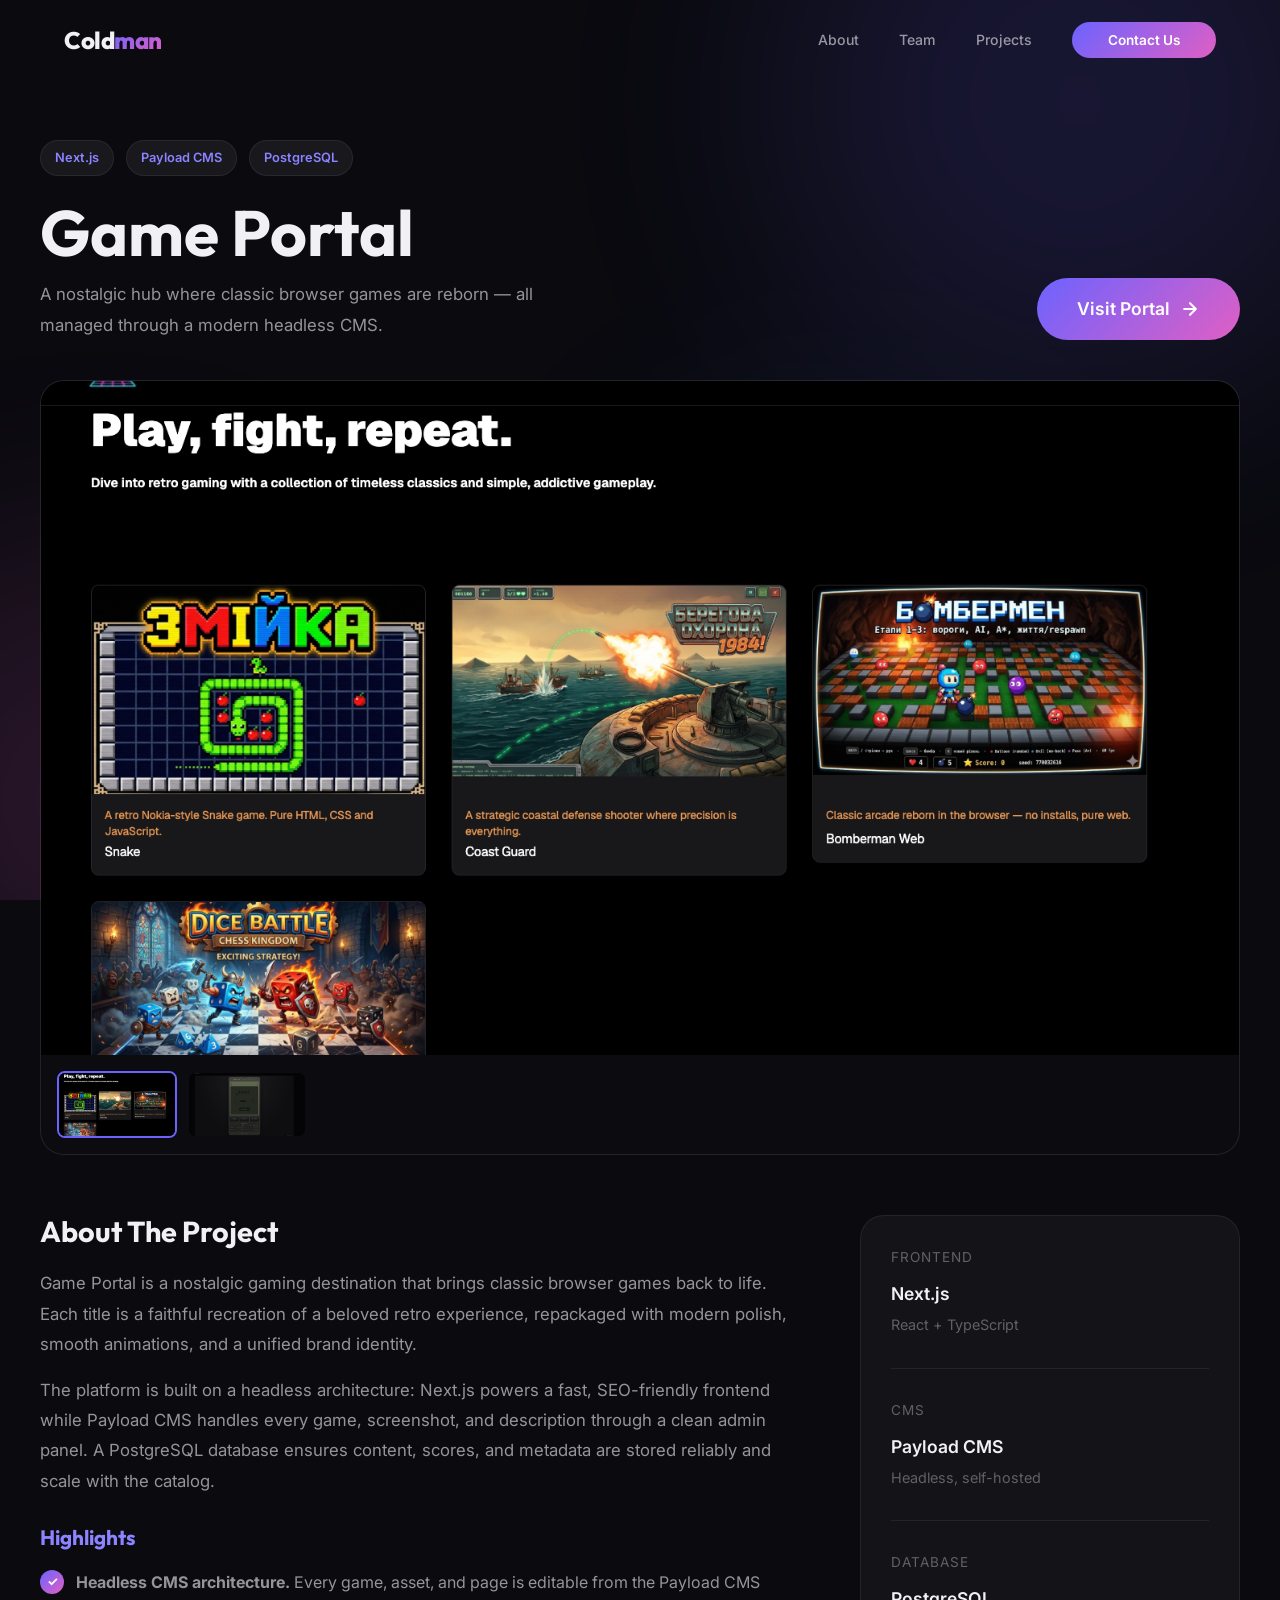
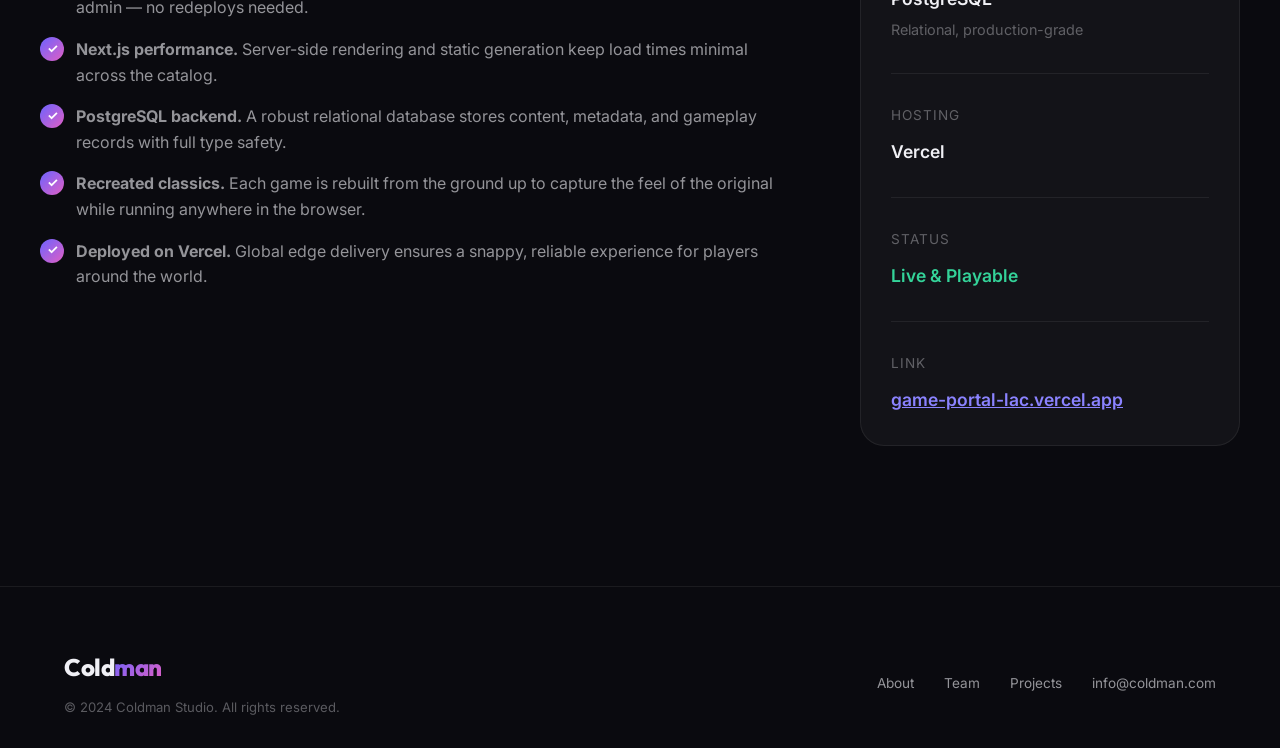
<file: game-portal.html>
<!DOCTYPE html>
<html lang="en">

<head>
  <meta charset="UTF-8">
  <meta name="viewport" content="width=device-width, initial-scale=1.0">
  <title>Game Portal — Coldman</title>
  <meta name="description" content="Game Portal is a nostalgic gaming hub featuring recreated classic games, built with Next.js, Payload CMS, and PostgreSQL.">
  <link rel="preconnect" href="https://fonts.googleapis.com">
  <link rel="preconnect" href="https://fonts.gstatic.com" crossorigin>
  <link href="https://fonts.googleapis.com/css2?family=Inter:wght@400;500;600;700&family=Outfit:wght@600;700;800&display=swap" rel="stylesheet">
  <link rel="stylesheet" href="style.css">
  <link rel="apple-touch-icon" sizes="180x180" href="/apple-touch-icon.png">
  <link rel="icon" type="image/png" sizes="32x32" href="/favicon-32x32.png">
  <link rel="icon" type="image/png" sizes="16x16" href="/favicon-16x16.png">
  <link rel="manifest" href="/site.webmanifest">
  <style>
    /* Specific styles for the project details page */
    .game-hero {
      padding-top: 140px;
      padding-bottom: 60px;
    }

    .game-header {
      display: flex;
      justify-content: space-between;
      align-items: flex-end;
      gap: 30px;
      margin-bottom: 40px;
      flex-wrap: wrap;
    }

    .game-title h1 {
      font-size: clamp(2.5rem, 5vw, 4rem);
      margin-bottom: 10px;
    }

    .game-tags {
      display: flex;
      gap: 12px;
      margin-bottom: 20px;
      flex-wrap: wrap;
    }

    .tag {
      padding: 6px 14px;
      border-radius: 50px;
      background: var(--bg-glass);
      border: 1px solid var(--border-subtle);
      font-size: 0.8rem;
      font-weight: 600;
      color: var(--accent-light);
    }

    .game-gallery {
      margin-bottom: 60px;
      border-radius: var(--radius-lg);
      overflow: hidden;
      border: 1px solid var(--border-subtle);
      background: var(--bg-card);
      position: relative;
    }

    .main-screenshot {
      width: 100%;
      aspect-ratio: 16/9;
      object-fit: cover;
      display: block;
    }

    .thumbnails {
      display: flex;
      gap: 10px;
      padding: 16px;
      background: rgba(10, 10, 15, 0.8);
      overflow-x: auto;
      backdrop-filter: blur(10px);
    }

    .thumbnail {
      width: 120px;
      aspect-ratio: 16/9;
      border-radius: var(--radius-sm);
      overflow: hidden;
      cursor: pointer;
      opacity: 0.6;
      transition: var(--transition-base);
      border: 2px solid transparent;
      flex-shrink: 0;
    }

    .thumbnail:hover, .thumbnail.active {
      opacity: 1;
      border-color: var(--accent);
    }

    .thumbnail img {
      width: 100%;
      height: 100%;
      object-fit: cover;
    }

    .game-content {
      display: grid;
      grid-template-columns: 2fr 1fr;
      gap: 60px;
    }

    @media (max-width: 900px) {
      .game-content {
        grid-template-columns: 1fr;
      }
    }

    .game-description h2 {
      font-size: 1.8rem;
      margin-bottom: 20px;
      color: var(--text-primary);
    }

    .game-description h3 {
      font-size: 1.3rem;
      margin: 30px 0 15px;
      color: var(--accent-light);
    }

    .game-description p {
      color: var(--text-secondary);
      margin-bottom: 16px;
      font-size: 1.05rem;
      line-height: 1.8;
    }

    .feature-list {
      list-style: none;
      margin-top: 20px;
    }

    .feature-list li {
      position: relative;
      padding-left: 36px;
      margin-bottom: 16px;
      color: var(--text-secondary);
      line-height: 1.6;
    }

    .feature-list li::before {
      content: "✓";
      position: absolute;
      left: 0;
      top: 0;
      width: 24px;
      height: 24px;
      border-radius: 50%;
      background: var(--gradient-1);
      color: white;
      display: flex;
      align-items: center;
      justify-content: center;
      font-weight: bold;
      font-size: 0.8rem;
    }

    .game-sidebar {
      background: var(--bg-card);
      border: 1px solid var(--border-subtle);
      border-radius: var(--radius-lg);
      padding: 30px;
      height: fit-content;
    }

    .sidebar-block {
      margin-bottom: 30px;
      padding-bottom: 30px;
      border-bottom: 1px solid var(--border-subtle);
    }

    .sidebar-block:last-child {
      border-bottom: none;
      margin-bottom: 0;
      padding-bottom: 0;
    }

    .sidebar-title {
      font-size: 0.85rem;
      text-transform: uppercase;
      letter-spacing: 1px;
      color: var(--text-muted);
      margin-bottom: 10px;
    }

    .sidebar-value {
      font-size: 1.1rem;
      font-weight: 600;
    }
  </style>
</head>

<body>

  <!-- Ambient Background -->
  <div class="ambient-bg" aria-hidden="true">
    <div class="orb"></div>
    <div class="orb"></div>
    <div class="orb"></div>
  </div>

  <!-- Navbar -->
  <nav class="navbar" id="navbar">
    <div class="navbar-inner">
      <a href="index.html" class="logo">Cold<span>man</span></a>
      <ul class="nav-links" id="nav-links">
        <li><a href="index.html#about">About</a></li>
        <li><a href="index.html#team">Team</a></li>
        <li><a href="index.html#projects" class="active">Projects</a></li>
        <li><a href="index.html#contact" class="nav-cta">Contact Us</a></li>
      </ul>
      <div class="menu-toggle" id="menu-toggle" aria-label="Toggle navigation menu">
        <span></span>
        <span></span>
        <span></span>
      </div>
    </div>
  </nav>

  <!-- Project Details Section -->
  <section class="game-hero">
    <div class="container">
      <div class="game-header reveal">
        <div class="game-title">
          <div class="game-tags">
            <span class="tag">Next.js</span>
            <span class="tag">Payload CMS</span>
            <span class="tag">PostgreSQL</span>
          </div>
          <h1>Game <span class="gradient-text">Portal</span></h1>
          <p class="section-subtitle" style="margin: 0;">A nostalgic hub where classic browser games are reborn — all managed through a modern headless CMS.</p>
        </div>
        <div class="game-cta">
          <a href="https://game-portal-lac.vercel.app/" target="_blank" rel="noopener noreferrer" class="btn-primary" style="padding: 16px 40px; font-size: 1.1rem;">
            Visit Portal
            <svg width="20" height="20" viewBox="0 0 24 24" fill="none" stroke="currentColor" stroke-width="2.5" stroke-linecap="round" stroke-linejoin="round"><path d="M5 12h14M12 5l7 7-7 7"/></svg>
          </a>
        </div>
      </div>

      <!-- Gallery -->
      <div class="game-gallery reveal reveal-delay-1">
        <img src="images/game-portal-1.png" alt="Game Portal home view" class="main-screenshot" id="main-screenshot">

        <div class="thumbnails" id="thumbnails-container">
          <div class="thumbnail active" onclick="changeImage('images/game-portal-1.png', this)">
            <img src="images/game-portal-1.png" alt="Screenshot 1">
          </div>
          <div class="thumbnail" onclick="changeImage('images/game-portal-2.png', this)">
            <img src="images/game-portal-2.png" alt="Screenshot 2">
          </div>
        </div>
      </div>

      <div class="game-content">
        <div class="game-description reveal reveal-delay-2">
          <h2>About The Project</h2>
          <p>Game Portal is a nostalgic gaming destination that brings classic browser games back to life. Each title is a faithful recreation of a beloved retro experience, repackaged with modern polish, smooth animations, and a unified brand identity.</p>
          <p>The platform is built on a headless architecture: Next.js powers a fast, SEO-friendly frontend while Payload CMS handles every game, screenshot, and description through a clean admin panel. A PostgreSQL database ensures content, scores, and metadata are stored reliably and scale with the catalog.</p>

          <h3>Highlights</h3>
          <ul class="feature-list">
            <li><strong>Headless CMS architecture.</strong> Every game, asset, and page is editable from the Payload CMS admin — no redeploys needed.</li>
            <li><strong>Next.js performance.</strong> Server-side rendering and static generation keep load times minimal across the catalog.</li>
            <li><strong>PostgreSQL backend.</strong> A robust relational database stores content, metadata, and gameplay records with full type safety.</li>
            <li><strong>Recreated classics.</strong> Each game is rebuilt from the ground up to capture the feel of the original while running anywhere in the browser.</li>
            <li><strong>Deployed on Vercel.</strong> Global edge delivery ensures a snappy, reliable experience for players around the world.</li>
          </ul>
        </div>

        <div class="game-sidebar reveal reveal-delay-3">
          <div class="sidebar-block">
            <div class="sidebar-title">Frontend</div>
            <div class="sidebar-value">Next.js</div>
            <div style="font-size: 0.9rem; color: var(--text-muted); margin-top: 4px;">React + TypeScript</div>
          </div>
          <div class="sidebar-block">
            <div class="sidebar-title">CMS</div>
            <div class="sidebar-value">Payload CMS</div>
            <div style="font-size: 0.9rem; color: var(--text-muted); margin-top: 4px;">Headless, self-hosted</div>
          </div>
          <div class="sidebar-block">
            <div class="sidebar-title">Database</div>
            <div class="sidebar-value">PostgreSQL</div>
            <div style="font-size: 0.9rem; color: var(--text-muted); margin-top: 4px;">Relational, production-grade</div>
          </div>
          <div class="sidebar-block">
            <div class="sidebar-title">Hosting</div>
            <div class="sidebar-value">Vercel</div>
          </div>
          <div class="sidebar-block">
            <div class="sidebar-title">Status</div>
            <div class="sidebar-value" style="color: #34d399;">Live & Playable</div>
          </div>
          <div class="sidebar-block">
            <div class="sidebar-title">Link</div>
            <div class="sidebar-value">
              <a href="https://game-portal-lac.vercel.app/" target="_blank" rel="noopener noreferrer" style="color: var(--accent-light); text-decoration: underline; word-break: break-all;">
                game-portal-lac.vercel.app
              </a>
            </div>
          </div>
        </div>
      </div>
    </div>
  </section>

  <!-- Footer -->
  <footer class="footer" id="contact" style="margin-top: 80px;">
    <div class="footer-inner">
      <div class="footer-left">
        <div class="logo">Cold<span>man</span></div>
        <p>&copy; 2024 Coldman Studio. All rights reserved.</p>
      </div>
      <ul class="footer-links">
        <li><a href="index.html#about">About</a></li>
        <li><a href="index.html#team">Team</a></li>
        <li><a href="index.html#projects">Projects</a></li>
        <li><a href="mailto:info@coldman.com">info@coldman.com</a></li>
      </ul>
    </div>
  </footer>

  <script src="main.js" async></script>
  <script>
    function changeImage(src, element) {
      document.getElementById('main-screenshot').src = src;

      const thumbnails = document.querySelectorAll('.thumbnail');
      thumbnails.forEach(t => t.classList.remove('active'));
      element.classList.add('active');
    }
  </script>
</body>

</html>
</file>
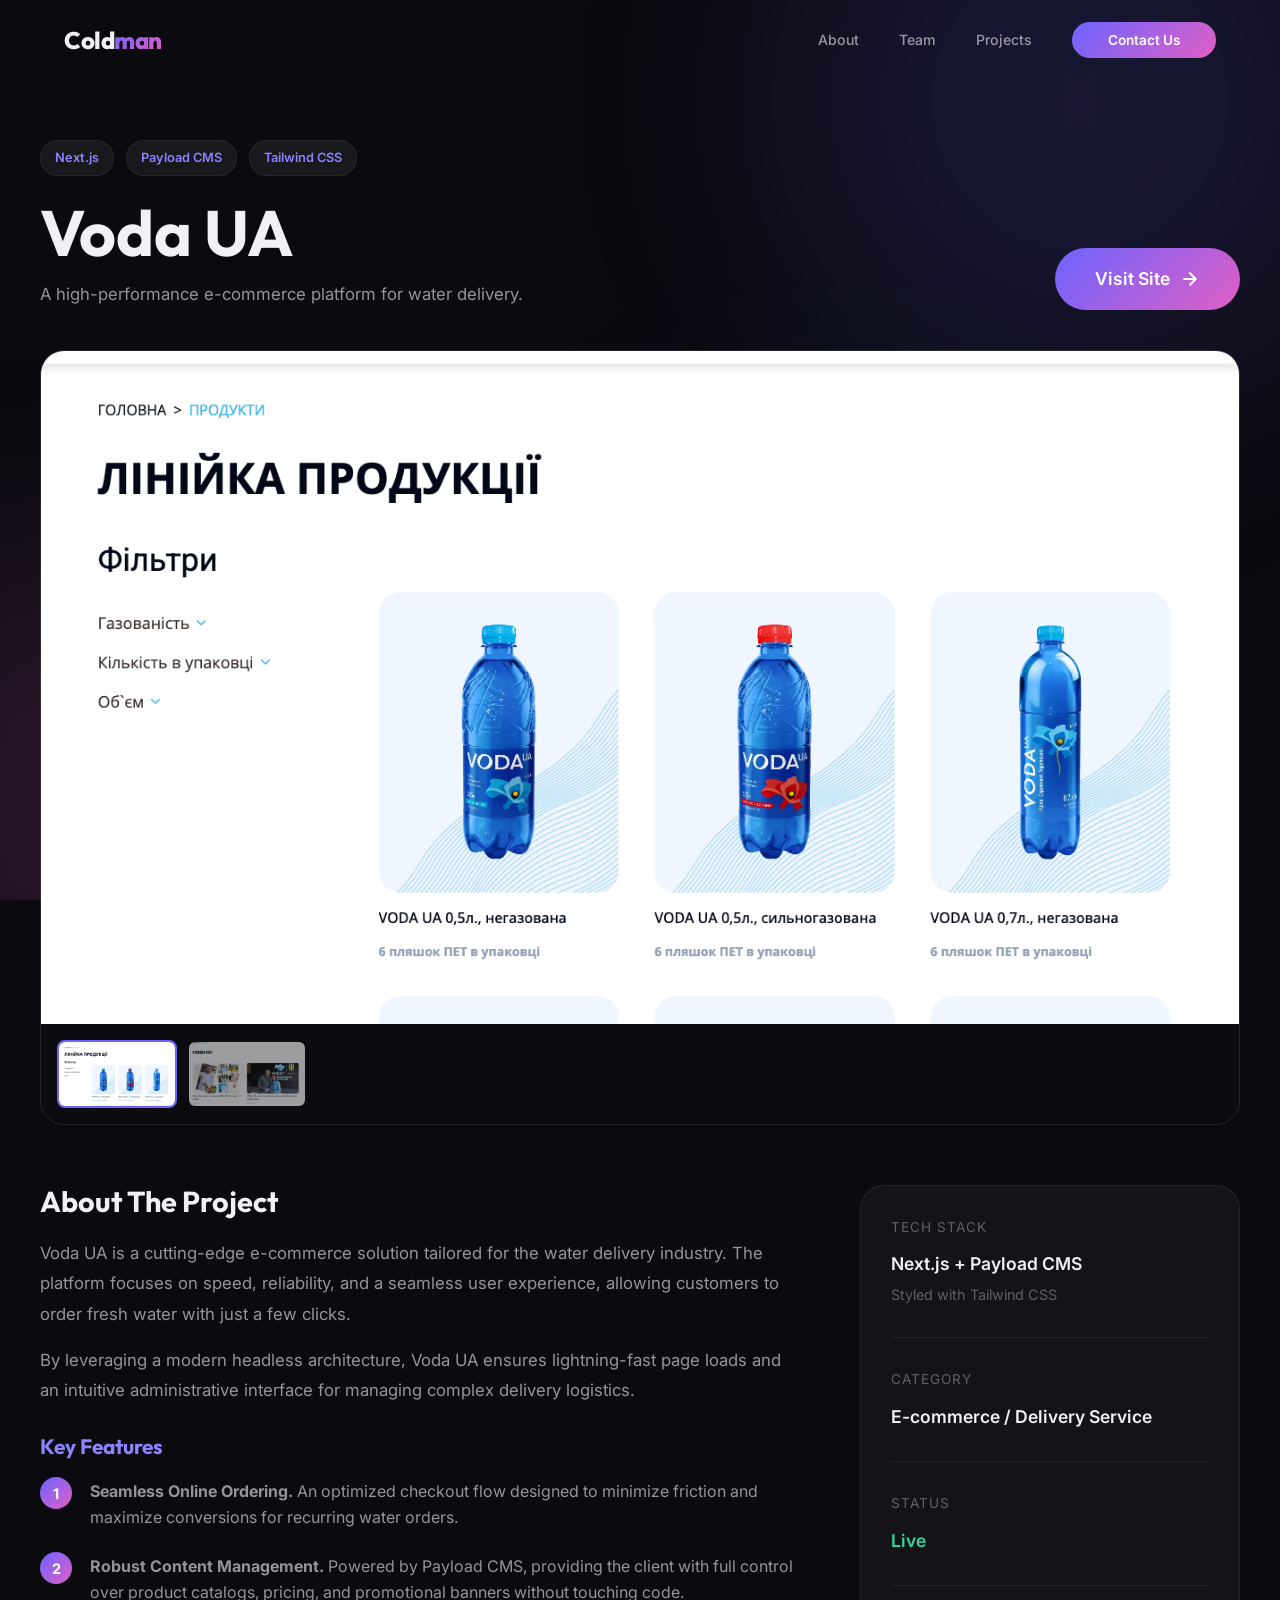
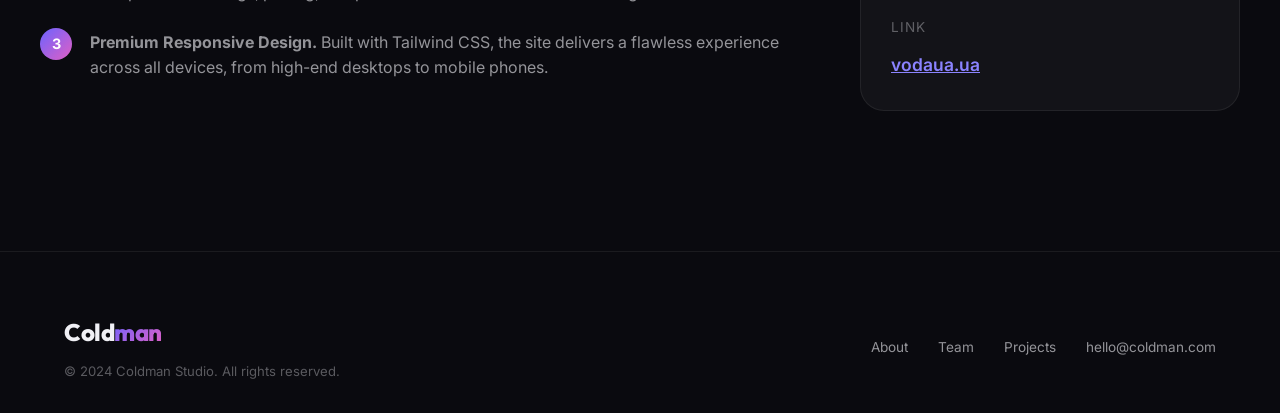
<file: voda-ua.html>
<!DOCTYPE html>
<html lang="en">
<head>
  <meta charset="UTF-8">
  <meta name="viewport" content="width=device-width, initial-scale=1.0">
  <title>Voda UA — Coldman</title>
  <meta name="description" content="Voda UA is a premium e-commerce platform for water delivery services built with Next.js, Payload CMS, and Tailwind CSS.">
  <link rel="preconnect" href="https://fonts.googleapis.com">
  <link rel="preconnect" href="https://fonts.gstatic.com" crossorigin>
  <link href="https://fonts.googleapis.com/css2?family=Inter:wght@400;500;600;700&family=Outfit:wght@600;700;800&display=swap" rel="stylesheet">
  <link rel="stylesheet" href="style.css">
  <link rel="apple-touch-icon" sizes="180x180" href="/apple-touch-icon.png">
  <link rel="icon" type="image/png" sizes="32x32" href="/favicon-32x32.png">
  <link rel="icon" type="image/png" sizes="16x16" href="/favicon-16x16.png">
  <link rel="manifest" href="/site.webmanifest">
  <style>
    /* Specific styles for the project details page */
    .game-hero {
      padding-top: 140px;
      padding-bottom: 60px;
    }

    .game-header {
      display: flex;
      justify-content: space-between;
      align-items: flex-end;
      gap: 30px;
      margin-bottom: 40px;
      flex-wrap: wrap;
    }

    .game-title h1 {
      font-size: clamp(2.5rem, 5vw, 4rem);
      margin-bottom: 10px;
    }

    .game-tags {
      display: flex;
      gap: 12px;
      margin-bottom: 20px;
    }

    .tag {
      padding: 6px 14px;
      border-radius: 50px;
      background: var(--bg-glass);
      border: 1px solid var(--border-subtle);
      font-size: 0.8rem;
      font-weight: 600;
      color: var(--accent-light);
    }

    .game-gallery {
      margin-bottom: 60px;
      border-radius: var(--radius-lg);
      overflow: hidden;
      border: 1px solid var(--border-subtle);
      background: var(--bg-card);
      position: relative;
    }

    .main-screenshot {
      width: 100%;
      aspect-ratio: 16/9;
      object-fit: cover;
      display: block;
    }

    .thumbnails {
      display: flex;
      gap: 10px;
      padding: 16px;
      background: rgba(10, 10, 15, 0.8);
      overflow-x: auto;
      backdrop-filter: blur(10px);
    }

    .thumbnail {
      width: 120px;
      aspect-ratio: 16/9;
      border-radius: var(--radius-sm);
      overflow: hidden;
      cursor: pointer;
      opacity: 0.6;
      transition: var(--transition-base);
      border: 2px solid transparent;
      flex-shrink: 0;
    }

    .thumbnail:hover, .thumbnail.active {
      opacity: 1;
      border-color: var(--accent);
    }

    .thumbnail img {
      width: 100%;
      height: 100%;
      object-fit: cover;
    }

    .game-content {
      display: grid;
      grid-template-columns: 2fr 1fr;
      gap: 60px;
    }

    @media (max-width: 900px) {
      .game-content {
        grid-template-columns: 1fr;
      }
    }

    .game-description h2 {
      font-size: 1.8rem;
      margin-bottom: 20px;
      color: var(--text-primary);
    }

    .game-description h3 {
      font-size: 1.3rem;
      margin: 30px 0 15px;
      color: var(--accent-light);
    }

    .game-description p {
      color: var(--text-secondary);
      margin-bottom: 16px;
      font-size: 1.05rem;
      line-height: 1.8;
    }

    .how-to-list {
      list-style: none;
      counter-reset: custom-counter;
      margin-top: 20px;
    }

    .how-to-list li {
      position: relative;
      padding-left: 50px;
      margin-bottom: 24px;
      color: var(--text-secondary);
      line-height: 1.6;
    }

    .how-to-list li::before {
      counter-increment: custom-counter;
      content: counter(custom-counter);
      position: absolute;
      left: 0;
      top: -2px;
      width: 32px;
      height: 32px;
      border-radius: 50%;
      background: var(--gradient-1);
      color: white;
      display: flex;
      align-items: center;
      justify-content: center;
      font-weight: bold;
      font-size: 0.9rem;
    }

    .game-sidebar {
      background: var(--bg-card);
      border: 1px solid var(--border-subtle);
      border-radius: var(--radius-lg);
      padding: 30px;
      height: fit-content;
    }

    .sidebar-block {
      margin-bottom: 30px;
      padding-bottom: 30px;
      border-bottom: 1px solid var(--border-subtle);
    }

    .sidebar-block:last-child {
      border-bottom: none;
      margin-bottom: 0;
      padding-bottom: 0;
    }

    .sidebar-title {
      font-size: 0.85rem;
      text-transform: uppercase;
      letter-spacing: 1px;
      color: var(--text-muted);
      margin-bottom: 10px;
    }

    .sidebar-value {
      font-size: 1.1rem;
      font-weight: 600;
    }
  </style>
</head>
<body>

  <!-- Ambient Background -->
  <div class="ambient-bg" aria-hidden="true">
    <div class="orb"></div>
    <div class="orb"></div>
    <div class="orb"></div>
  </div>

  <!-- Navbar -->
  <nav class="navbar" id="navbar">
    <div class="navbar-inner">
      <a href="index.html" class="logo">Cold<span>man</span></a>
      <ul class="nav-links" id="nav-links">
        <li><a href="index.html#about">About</a></li>
        <li><a href="index.html#team">Team</a></li>
        <li><a href="index.html#projects" class="active">Projects</a></li>
        <li><a href="index.html#contact" class="nav-cta">Contact Us</a></li>
      </ul>
      <div class="menu-toggle" id="menu-toggle" aria-label="Toggle navigation menu">
        <span></span>
        <span></span>
        <span></span>
      </div>
    </div>
  </nav>

  <!-- Project Details Section -->
  <section class="game-hero">
    <div class="container">
      <div class="game-header reveal">
        <div class="game-title">
          <div class="game-tags">
            <span class="tag">Next.js</span>
            <span class="tag">Payload CMS</span>
            <span class="tag">Tailwind CSS</span>
          </div>
          <h1>Voda <span class="gradient-text">UA</span></h1>
          <p class="section-subtitle" style="margin: 0;">A high-performance e-commerce platform for water delivery.</p>
        </div>
        <div class="game-cta">
          <a href="https://vodaua.ua/" target="_blank" rel="noopener noreferrer" class="btn-primary" style="padding: 16px 40px; font-size: 1.1rem;">
            Visit Site
            <svg width="20" height="20" viewBox="0 0 24 24" fill="none" stroke="currentColor" stroke-width="2.5" stroke-linecap="round" stroke-linejoin="round"><path d="M5 12h14M12 5l7 7-7 7"/></svg>
          </a>
        </div>
      </div>

      <!-- Gallery -->
      <div class="game-gallery reveal reveal-delay-1">
        <img src="images/voda-ua.png" alt="Voda UA Homepage" class="main-screenshot" id="main-screenshot">

        <div class="thumbnails" id="thumbnails-container">
          <div class="thumbnail active" onclick="changeImage('images/voda-ua.png', this)">
            <img src="images/voda-ua.png" alt="Screenshot 1">
          </div>
          <div class="thumbnail" onclick="changeImage('images/voda-ua-2.png', this)">
            <img src="images/voda-ua-2.png" alt="Screenshot 2">
          </div>
        </div>
      </div>

      <div class="game-content">
        <div class="game-description reveal reveal-delay-2">
          <h2>About The Project</h2>
          <p>Voda UA is a cutting-edge e-commerce solution tailored for the water delivery industry. The platform focuses on speed, reliability, and a seamless user experience, allowing customers to order fresh water with just a few clicks.</p>
          <p>By leveraging a modern headless architecture, Voda UA ensures lightning-fast page loads and an intuitive administrative interface for managing complex delivery logistics.</p>

          <h3>Key Features</h3>
          <ol class="how-to-list">
            <li><strong>Seamless Online Ordering.</strong> An optimized checkout flow designed to minimize friction and maximize conversions for recurring water orders.</li>
            <li><strong>Robust Content Management.</strong> Powered by Payload CMS, providing the client with full control over product catalogs, pricing, and promotional banners without touching code.</li>
            <li><strong>Premium Responsive Design.</strong> Built with Tailwind CSS, the site delivers a flawless experience across all devices, from high-end desktops to mobile phones.</li>
          </ol>
        </div>

        <div class="game-sidebar reveal reveal-delay-3">
          <div class="sidebar-block">
            <div class="sidebar-title">Tech Stack</div>
            <div class="sidebar-value">Next.js + Payload CMS</div>
            <div style="font-size: 0.9rem; color: var(--text-muted); margin-top: 4px;">Styled with Tailwind CSS</div>
          </div>
          <div class="sidebar-block">
            <div class="sidebar-title">Category</div>
            <div class="sidebar-value">E-commerce / Delivery Service</div>
          </div>
          <div class="sidebar-block">
            <div class="sidebar-title">Status</div>
            <div class="sidebar-value" style="color: #34d399;">Live</div>
          </div>
          <div class="sidebar-block">
            <div class="sidebar-title">Link</div>
            <div class="sidebar-value">
              <a href="https://vodaua.ua/" target="_blank" rel="noopener noreferrer" style="color: var(--accent-light); text-decoration: underline;">
                vodaua.ua
              </a>
            </div>
          </div>
        </div>
      </div>
    </div>
  </section>

  <!-- Footer -->
  <footer class="footer" id="contact" style="margin-top: 80px;">
    <div class="footer-inner">
      <div class="footer-left">
        <div class="logo">Cold<span>man</span></div>
        <p>&copy; 2024 Coldman Studio. All rights reserved.</p>
      </div>
      <ul class="footer-links">
        <li><a href="index.html#about">About</a></li>
        <li><a href="index.html#team">Team</a></li>
        <li><a href="index.html#projects">Projects</a></li>
        <li><a href="mailto:hello@coldman.com">hello@coldman.com</a></li>
      </ul>
    </div>
  </footer>

  <script src="main.js" async></script>
  <script>
    function changeImage(src, element) {
      document.getElementById('main-screenshot').src = src;
      const thumbnails = document.querySelectorAll('.thumbnail');
      thumbnails.forEach(t => t.classList.remove('active'));
      element.classList.add('active');
    }
  </script>
</body>
</html>
</file>
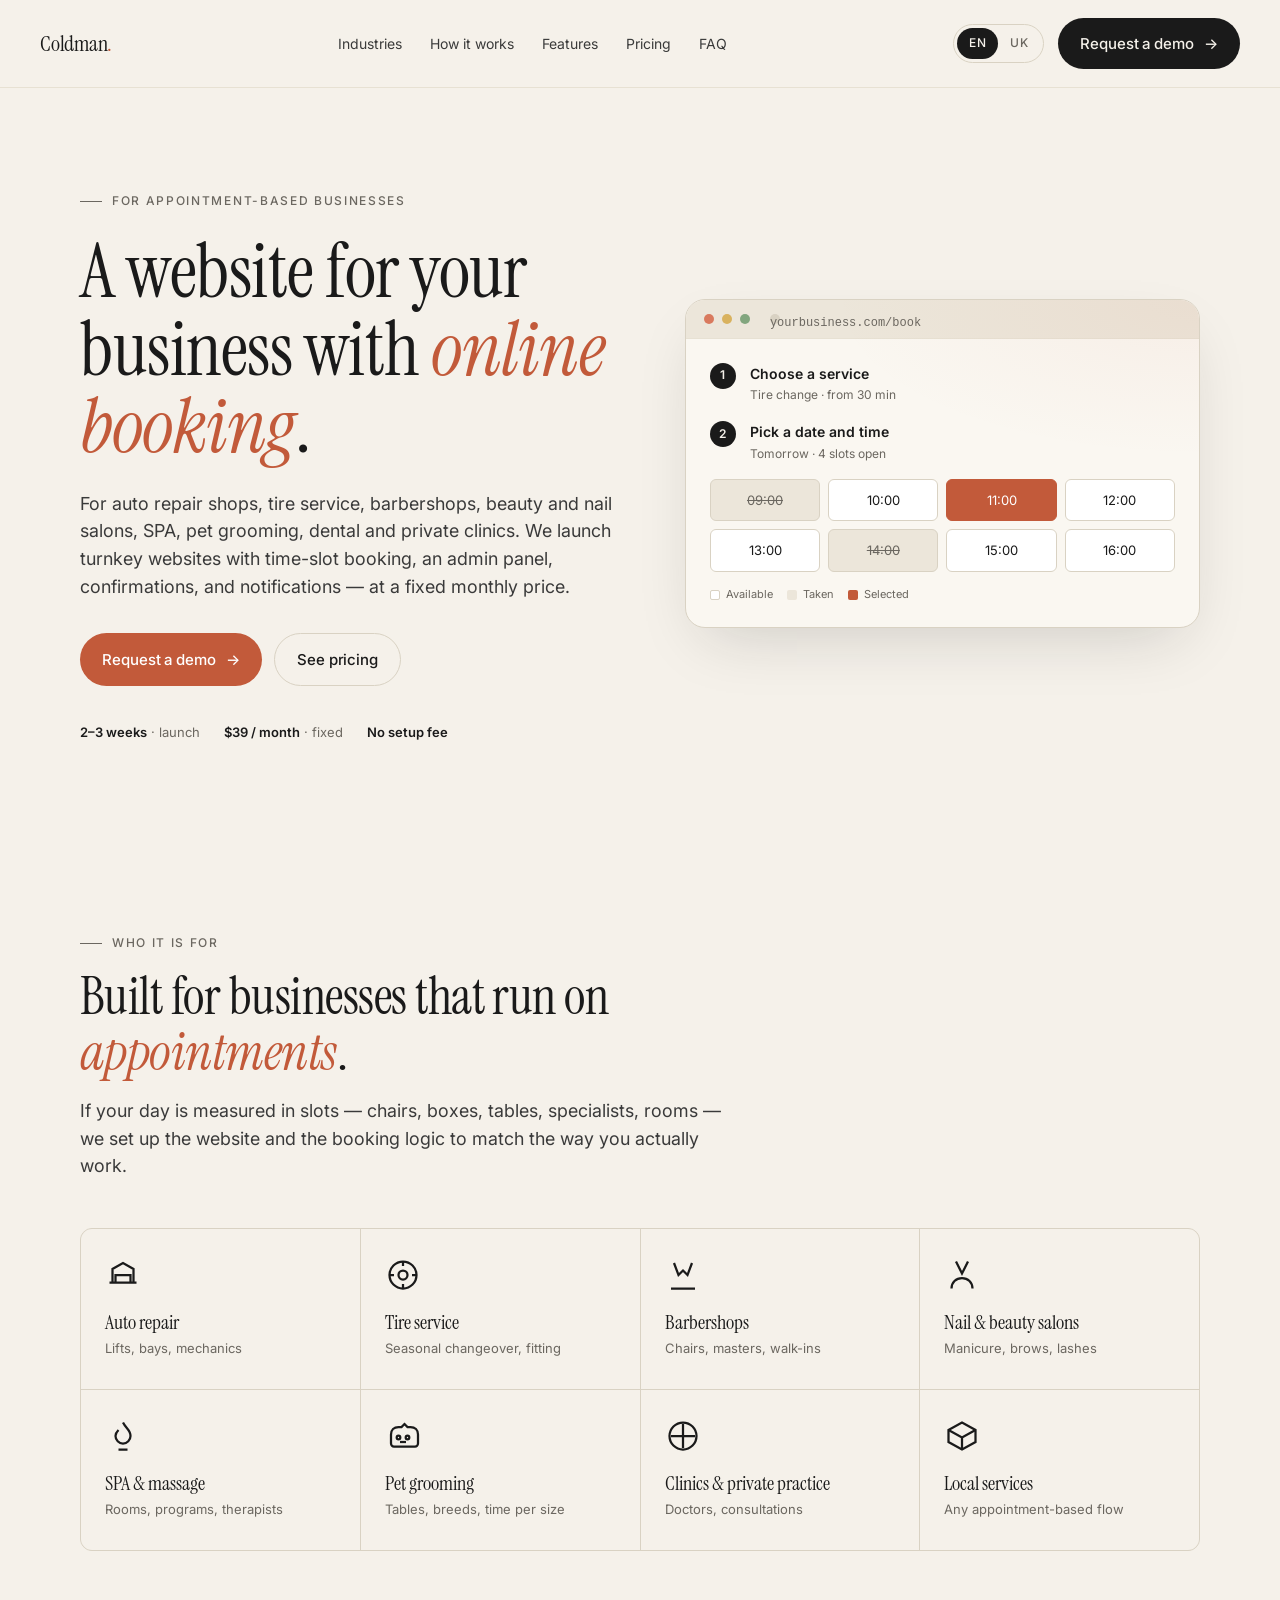
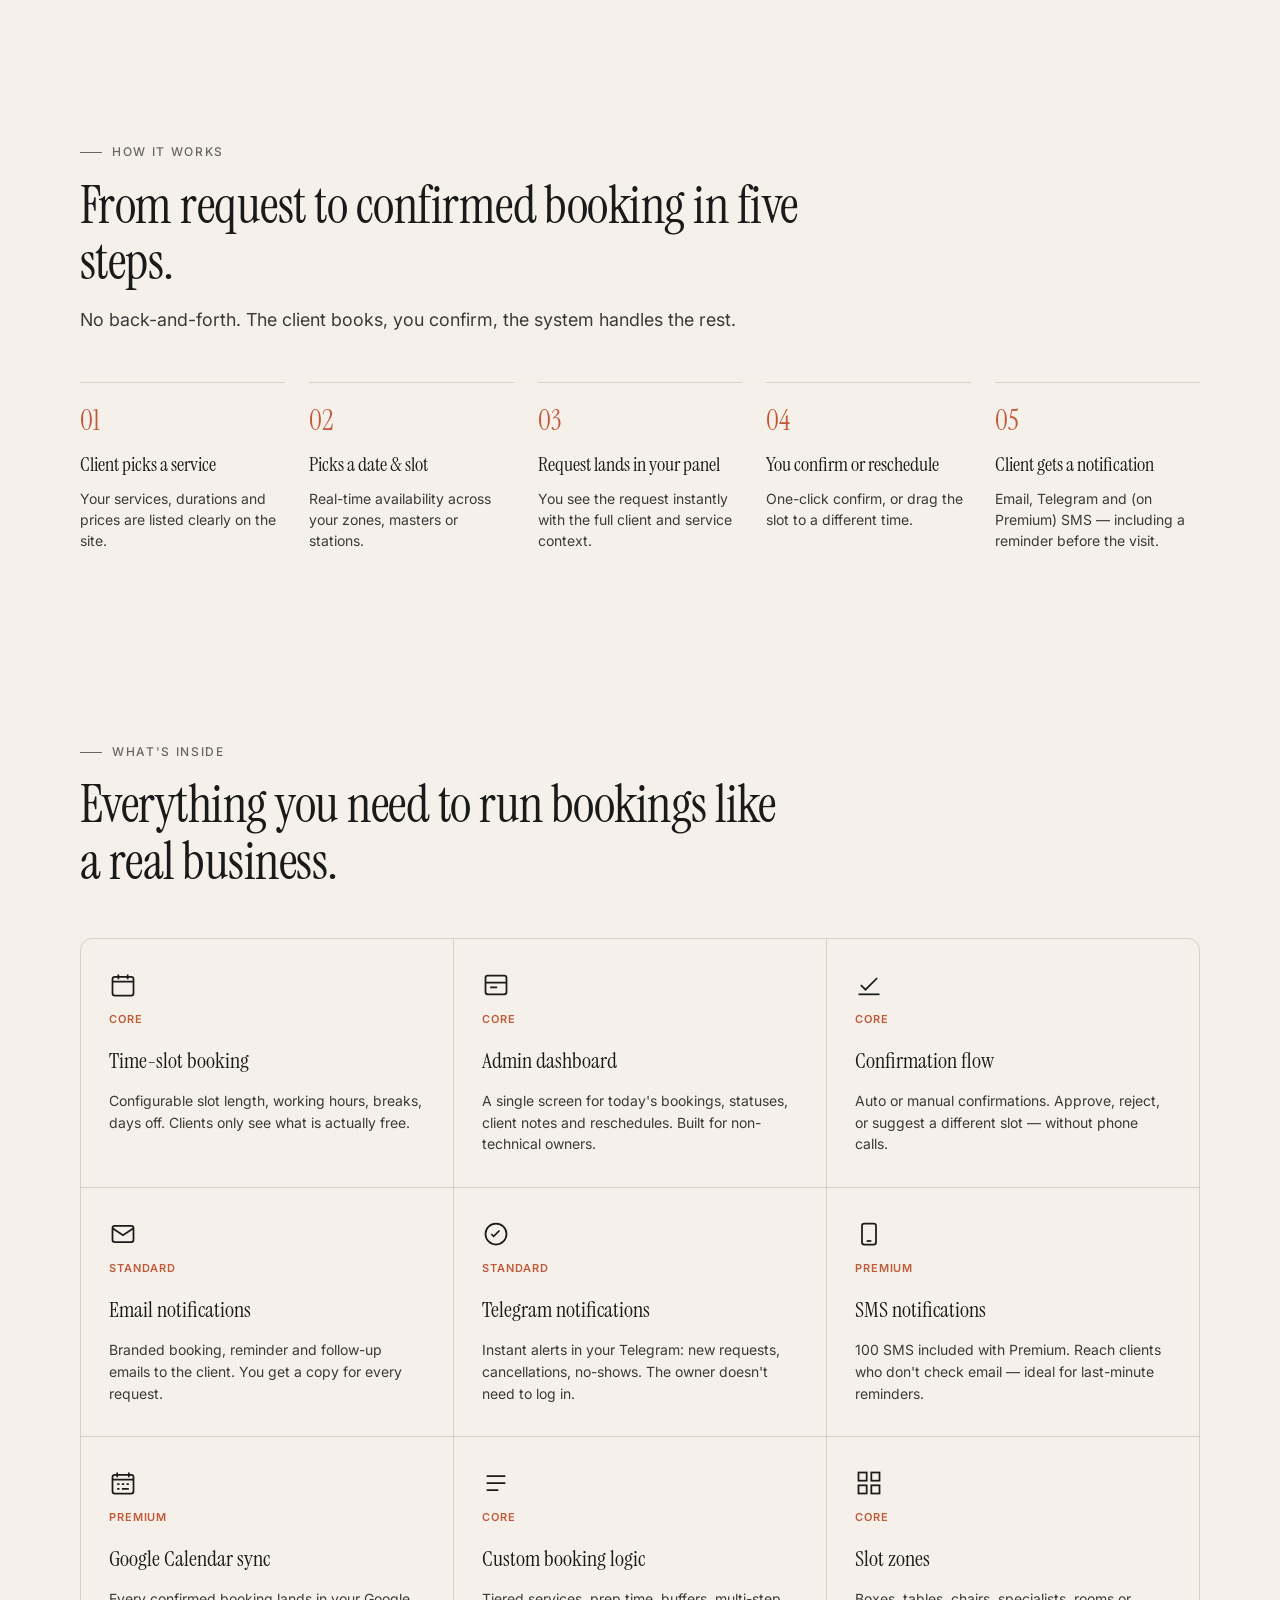
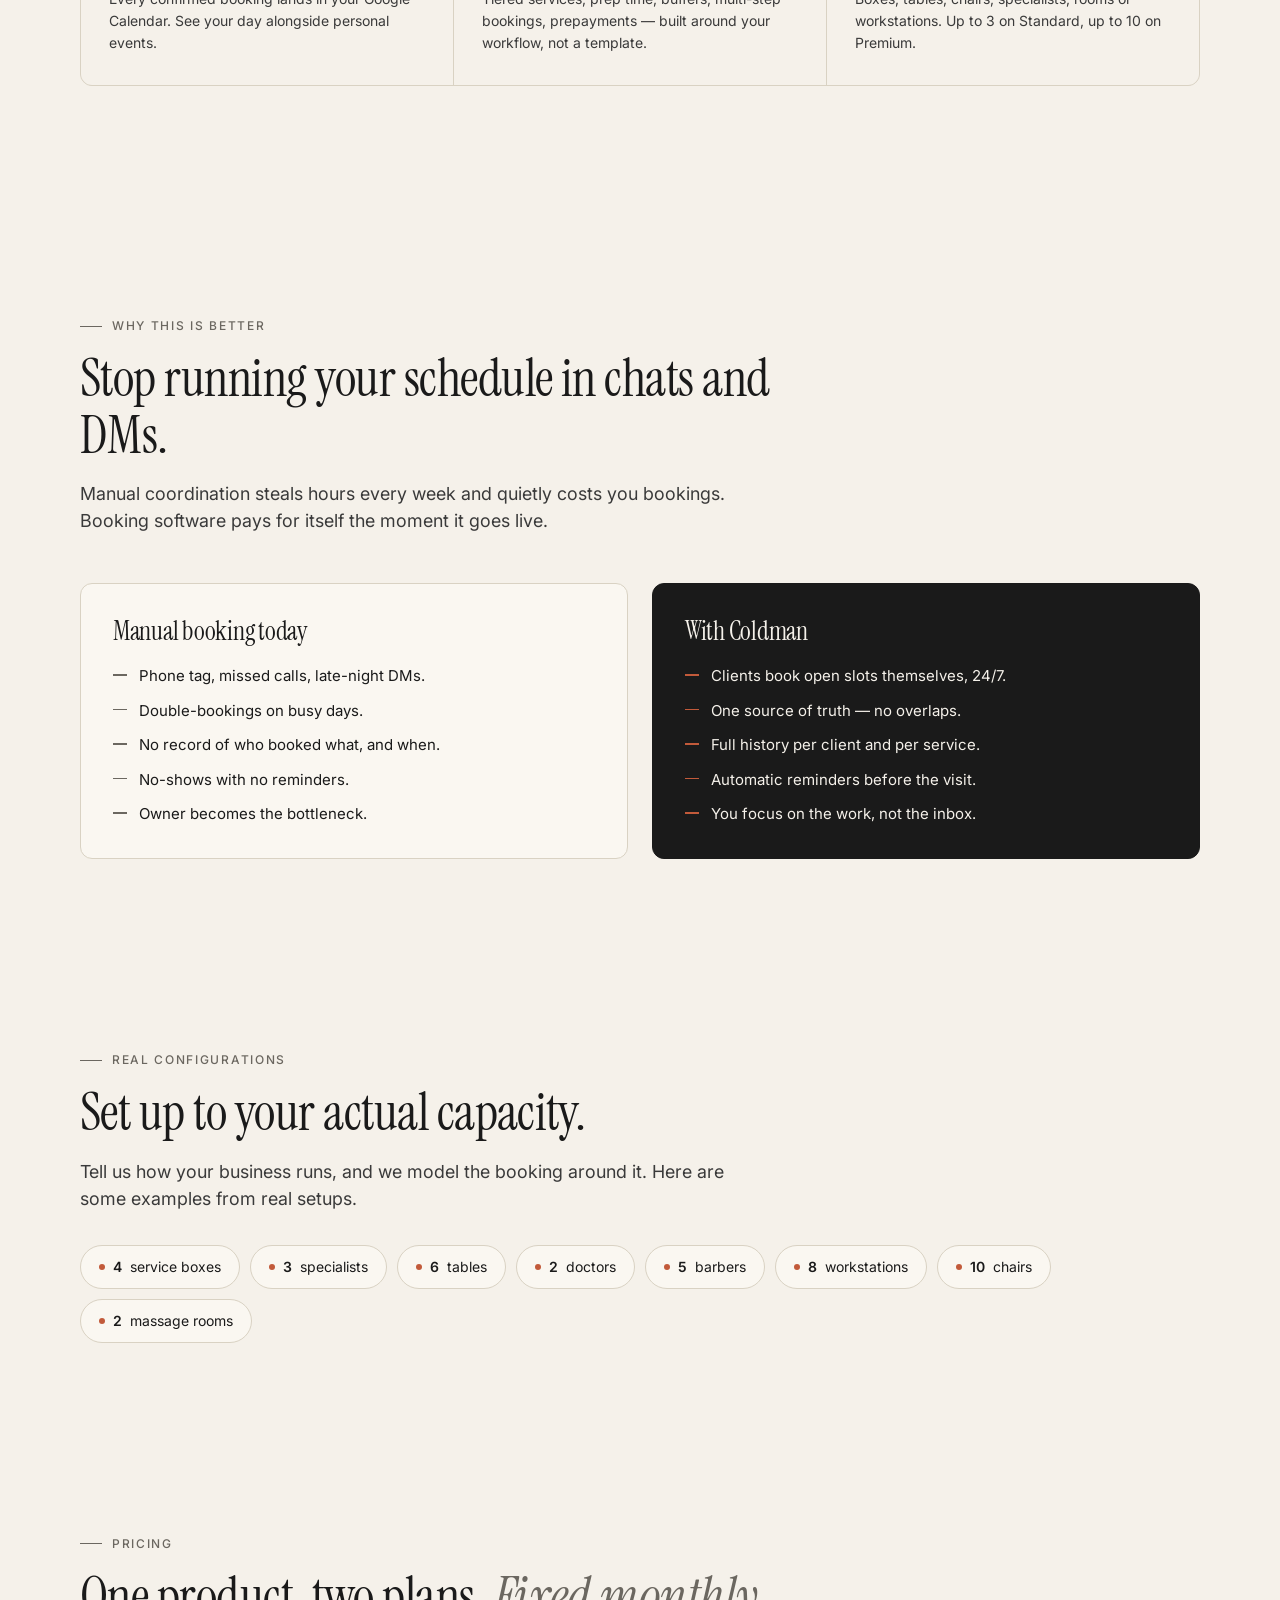
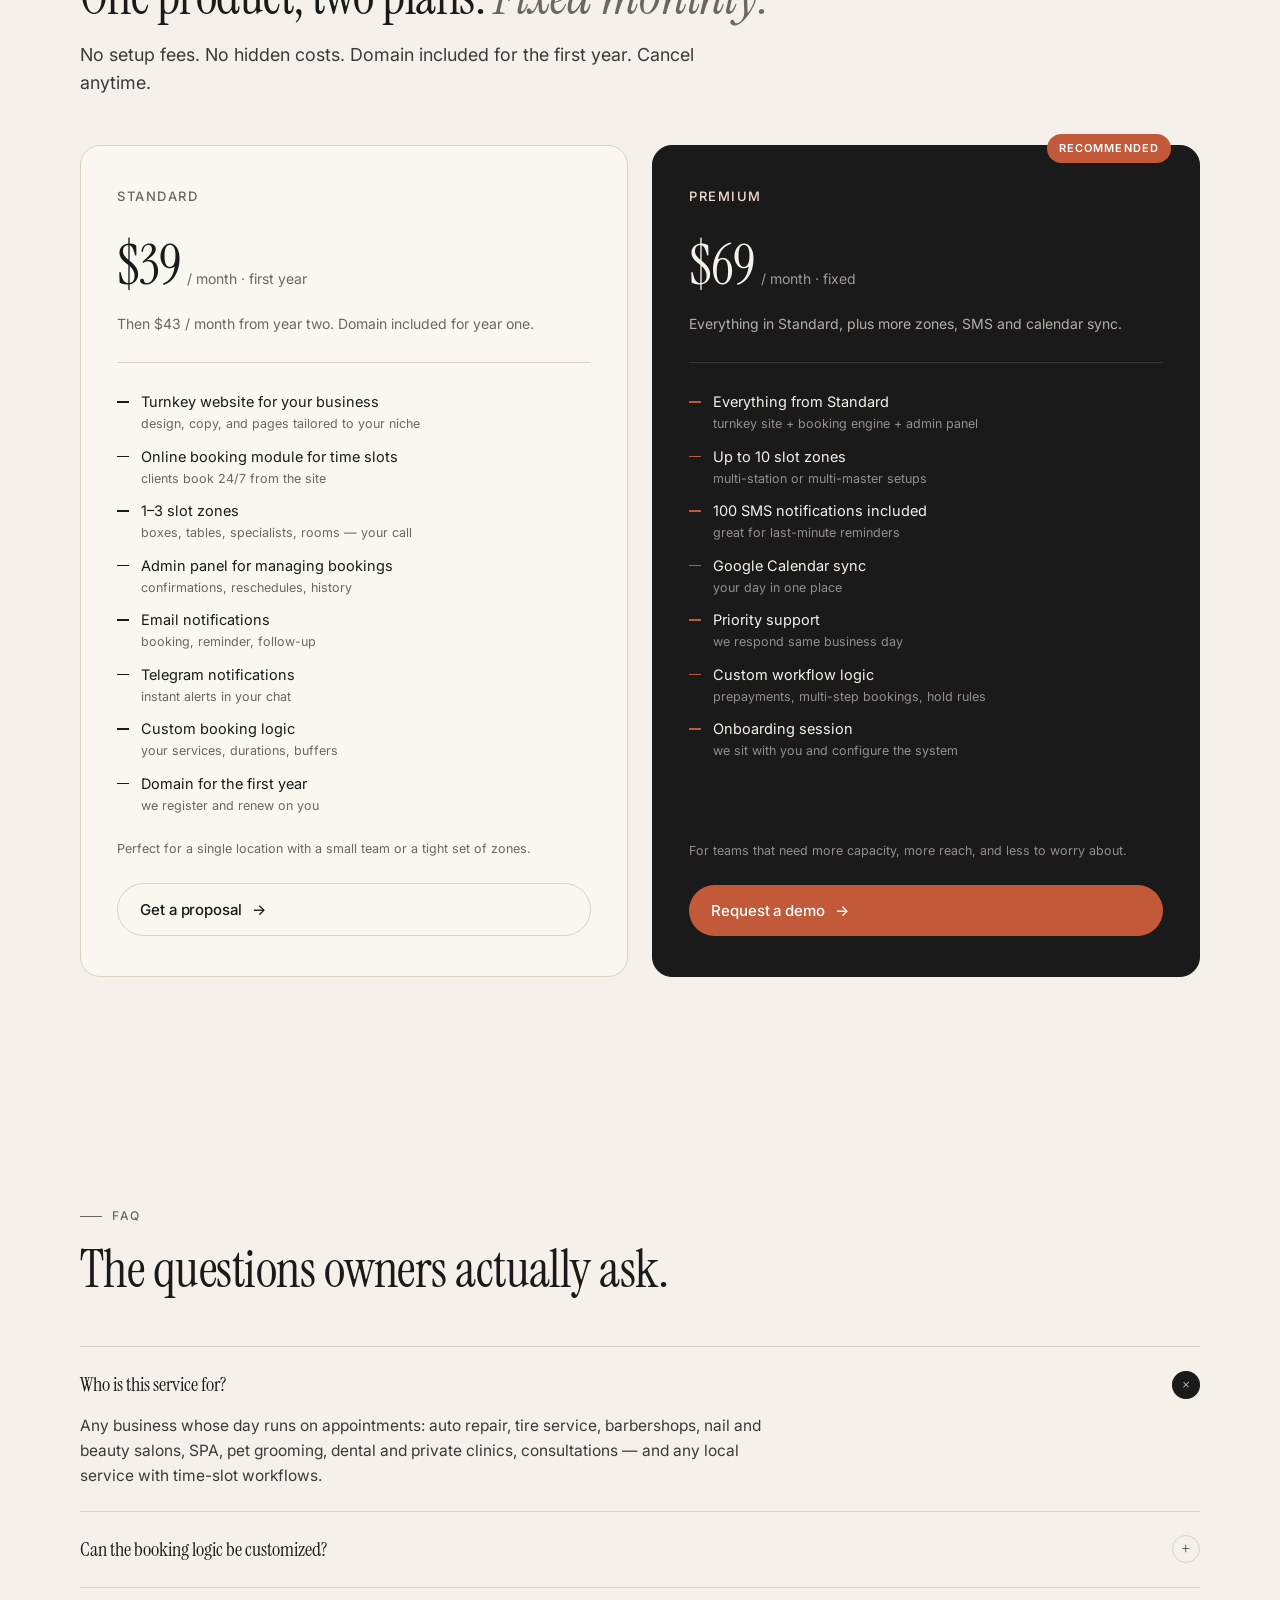
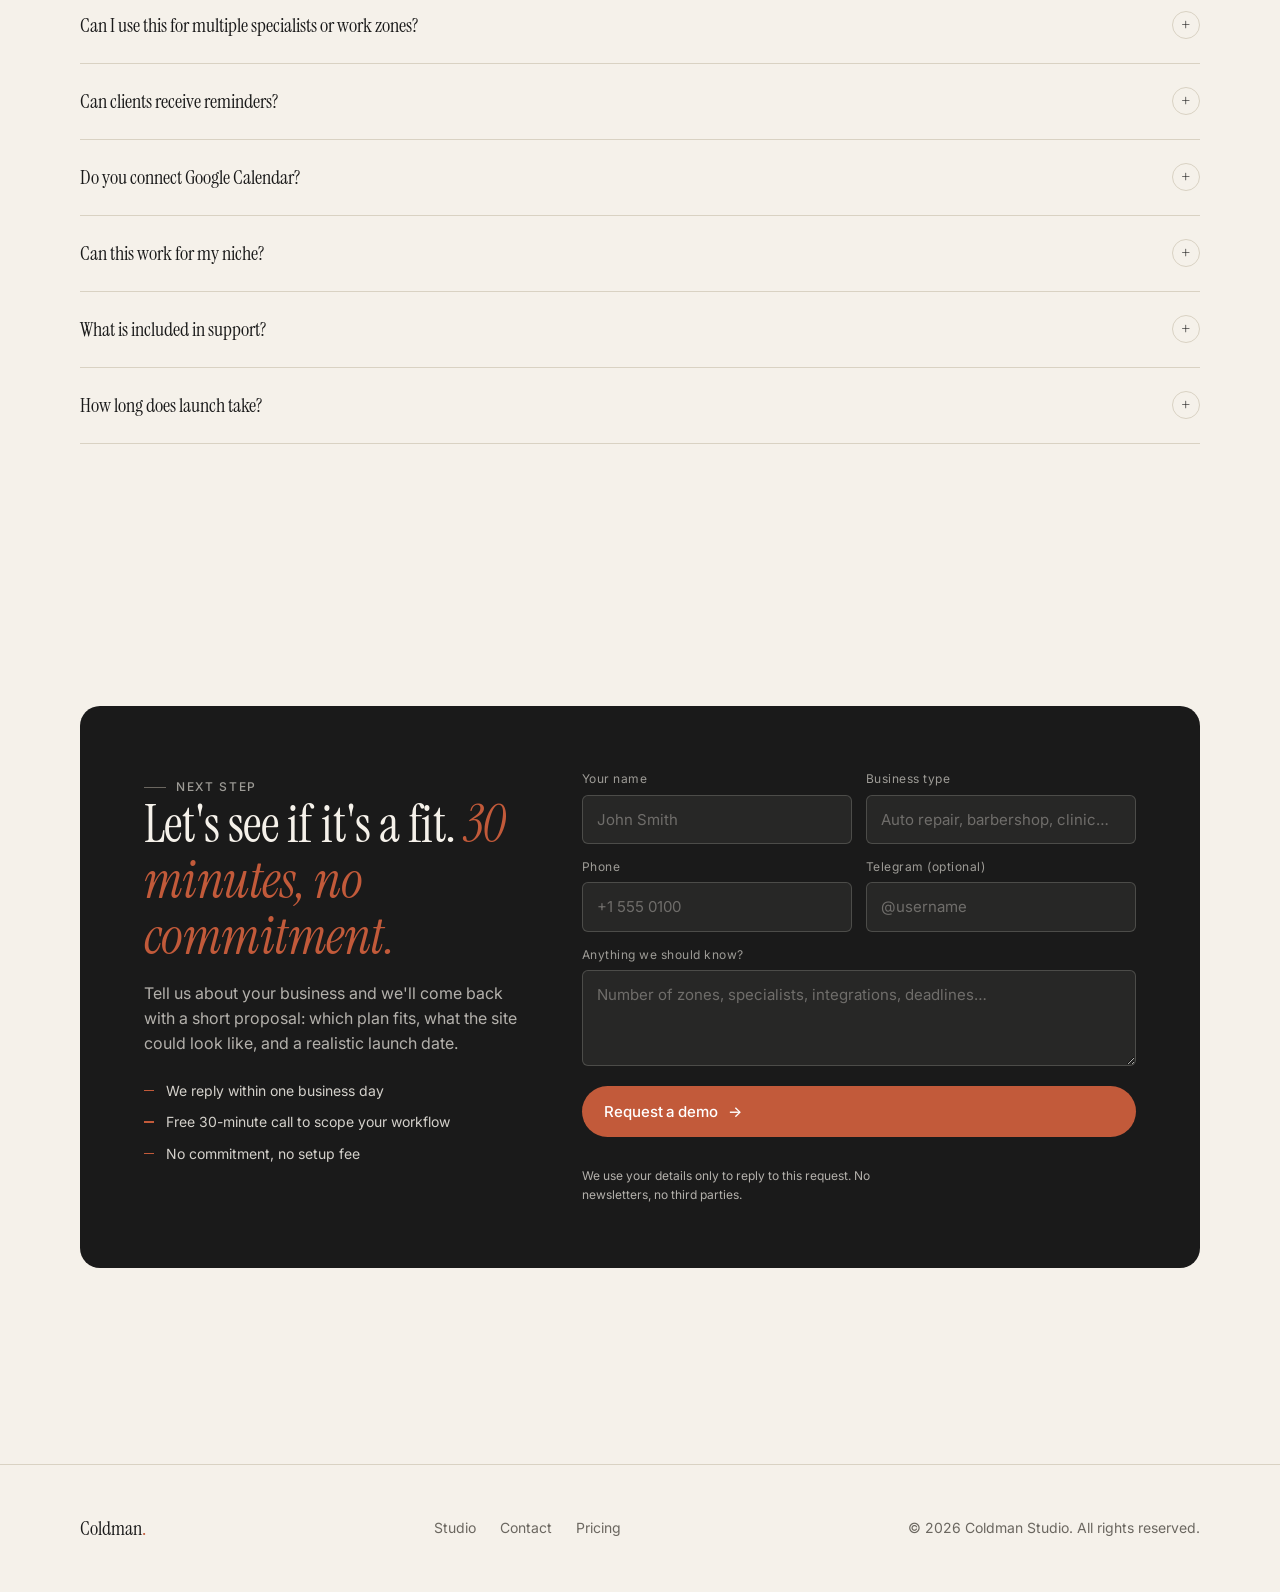
<file: en/booking.html>
<!doctype html>
<html lang="en">
<head>
  <meta charset="utf-8" />
  <meta name="viewport" content="width=device-width, initial-scale=1" />
  <title>Website with online booking for service businesses | Coldman</title>
  <meta name="description" content="Turnkey websites with online booking for auto repair, tire service, barbershops, salons, clinics and local service businesses. Fixed monthly pricing. Admin panel, confirmations, email and Telegram notifications." />
  <meta name="theme-color" content="#f5f1ea" />
  <meta property="og:title" content="Website with online booking for service businesses | Coldman" />
  <meta property="og:description" content="Turnkey websites with online booking, admin panel, and notifications. Built for appointment-based businesses." />
  <meta property="og:type" content="website" />
  <link rel="preconnect" href="https://fonts.googleapis.com" />
  <link rel="preconnect" href="https://fonts.gstatic.com" crossorigin />
  <link href="https://fonts.googleapis.com/css2?family=Instrument+Serif:ital@0;1&family=Inter:wght@400;500;600&display=swap" rel="stylesheet" />
  <link rel="stylesheet" href="/css/booking.css" />
  <link rel="icon" href="data:image/svg+xml;utf8,<svg xmlns='http://www.w3.org/2000/svg' viewBox='0 0 64 64'><rect width='64' height='64' rx='12' fill='%231a1a1a'/><text x='50%25' y='58%25' font-family='Georgia' font-size='38' text-anchor='middle' fill='%23f5f1ea'>C</text></svg>" />
  <link rel="apple-touch-icon" sizes="180x180" href="/apple-touch-icon.png">
  <link rel="icon" type="image/png" sizes="32x32" href="/favicon-32x32.png">
  <link rel="icon" type="image/png" sizes="16x16" href="/favicon-16x16.png">
  <link rel="manifest" href="/site.webmanifest">
</head>
<body>

  <!-- ============ NAV ============ -->
  <header class="nav">
    <div class="container nav__inner">
      <a href="#" class="nav__logo">Coldman<span>.</span></a>
      <nav class="nav__links" aria-label="Primary">
        <a href="#industries">Industries</a>
        <a href="#how">How it works</a>
        <a href="#features">Features</a>
        <a href="#pricing">Pricing</a>
        <a href="#faq">FAQ</a>
      </nav>
      <div class="nav__cta">
        <div class="lang-toggle" aria-label="Language">
          <a href="/en/booking.html" class="is-active" hreflang="en">EN</a>
          <a href="/uk/booking.html" hreflang="uk">UK</a>
        </div>
        <a href="#lead" class="btn btn--primary">Request a demo <span class="arrow">→</span></a>
      </div>
    </div>
  </header>

  <!-- ============ HERO ============ -->
  <section class="hero">
    <div class="container hero__grid">
      <div class="reveal">
        <span class="eyebrow">For appointment-based businesses</span>
        <h1 class="hero__title">A website for your business with <em>online booking</em>.</h1>
        <p class="hero__sub lead">For auto repair shops, tire service, barbershops, beauty and nail salons, SPA, pet grooming, dental and private clinics. We launch turnkey websites with time-slot booking, an admin panel, confirmations, and notifications — at a fixed monthly price.</p>
        <div class="hero__cta">
          <a href="#lead" class="btn btn--accent">Request a demo <span class="arrow">→</span></a>
          <a href="#pricing" class="btn btn--ghost">See pricing</a>
        </div>
        <div class="hero__trust">
          <span><strong>2–3 weeks</strong> · launch</span>
          <span><strong>$39 / month</strong> · fixed</span>
          <span><strong>No setup fee</strong></span>
        </div>
      </div>

      <!-- Booking interface mockup -->
      <div class="mock reveal" aria-hidden="true">
        <div class="mock__bar">
          <span></span><span></span><span></span>
          <span class="mock__url">yourbusiness.com/book</span>
        </div>
        <div class="mock__body">
          <div class="mock__step">
            <span class="mock__stepnum">1</span>
            <div class="mock__step-body">
              <b>Choose a service</b>
              <span>Tire change · from 30 min</span>
            </div>
          </div>
          <div class="mock__step">
            <span class="mock__stepnum">2</span>
            <div class="mock__step-body">
              <b>Pick a date and time</b>
              <span>Tomorrow · 4 slots open</span>
            </div>
          </div>
          <div class="mock__grid" role="list">
            <span class="mock__slot is-taken">09:00</span>
            <span class="mock__slot">10:00</span>
            <span class="mock__slot is-active">11:00</span>
            <span class="mock__slot">12:00</span>
            <span class="mock__slot">13:00</span>
            <span class="mock__slot is-taken">14:00</span>
            <span class="mock__slot">15:00</span>
            <span class="mock__slot">16:00</span>
          </div>
          <div class="mock__legend">
            <span><i class="av"></i>Available</span>
            <span><i class="tk"></i>Taken</span>
            <span><i class="sl"></i>Selected</span>
          </div>
        </div>
      </div>
    </div>
  </section>

  <!-- ============ INDUSTRIES ============ -->
  <section class="section" id="industries">
    <div class="container">
      <div class="industries__head reveal">
        <div class="section-head">
          <span class="eyebrow">Who it is for</span>
          <h2>Built for businesses that run on <em style="font-family:var(--serif);color:var(--accent)">appointments</em>.</h2>
          <p class="lead">If your day is measured in slots — chairs, boxes, tables, specialists, rooms — we set up the website and the booking logic to match the way you actually work.</p>
        </div>
      </div>

      <div class="industries__grid">
        <div class="industry reveal">
          <svg class="industry__icon" viewBox="0 0 24 24" fill="none" stroke="currentColor" stroke-width="1.5"><path d="M3 17h18M5 17V8l7-4 7 4v9M7 17v-5h10v5"/></svg>
          <div>
            <div class="industry__title">Auto repair</div>
            <div class="industry__sub">Lifts, bays, mechanics</div>
          </div>
        </div>
        <div class="industry reveal">
          <svg class="industry__icon" viewBox="0 0 24 24" fill="none" stroke="currentColor" stroke-width="1.5"><circle cx="12" cy="12" r="9"/><circle cx="12" cy="12" r="3"/><path d="M12 3v3M12 18v3M3 12h3M18 12h3"/></svg>
          <div>
            <div class="industry__title">Tire service</div>
            <div class="industry__sub">Seasonal changeover, fitting</div>
          </div>
        </div>
        <div class="industry reveal">
          <svg class="industry__icon" viewBox="0 0 24 24" fill="none" stroke="currentColor" stroke-width="1.5"><path d="M6 4l3 8 3-3 3 3 3-8M4 21h16"/></svg>
          <div>
            <div class="industry__title">Barbershops</div>
            <div class="industry__sub">Chairs, masters, walk-ins</div>
          </div>
        </div>
        <div class="industry reveal">
          <svg class="industry__icon" viewBox="0 0 24 24" fill="none" stroke="currentColor" stroke-width="1.5"><path d="M8 3l4 8 4-8M5 21c0-4 3-7 7-7s7 3 7 7"/></svg>
          <div>
            <div class="industry__title">Nail &amp; beauty salons</div>
            <div class="industry__sub">Manicure, brows, lashes</div>
          </div>
        </div>
        <div class="industry reveal">
          <svg class="industry__icon" viewBox="0 0 24 24" fill="none" stroke="currentColor" stroke-width="1.5"><path d="M12 3c2 4 5 5 5 9a5 5 0 01-10 0c0-2 1-3 2-4M9 21h6"/></svg>
          <div>
            <div class="industry__title">SPA &amp; massage</div>
            <div class="industry__sub">Rooms, programs, therapists</div>
          </div>
        </div>
        <div class="industry reveal">
          <svg class="industry__icon" viewBox="0 0 24 24" fill="none" stroke="currentColor" stroke-width="1.5"><path d="M4 11c0-3 2-5 5-5h2l2-2 2 2h2c3 0 5 2 5 5v6a2 2 0 01-2 2H6a2 2 0 01-2-2v-6z"/><circle cx="9" cy="13" r="1.2"/><circle cx="15" cy="13" r="1.2"/><path d="M10 16h4"/></svg>
          <div>
            <div class="industry__title">Pet grooming</div>
            <div class="industry__sub">Tables, breeds, time per size</div>
          </div>
        </div>
        <div class="industry reveal">
          <svg class="industry__icon" viewBox="0 0 24 24" fill="none" stroke="currentColor" stroke-width="1.5"><path d="M12 4v16M4 12h16"/><circle cx="12" cy="12" r="9"/></svg>
          <div>
            <div class="industry__title">Clinics &amp; private practice</div>
            <div class="industry__sub">Doctors, consultations</div>
          </div>
        </div>
        <div class="industry reveal">
          <svg class="industry__icon" viewBox="0 0 24 24" fill="none" stroke="currentColor" stroke-width="1.5"><path d="M3 8l9-5 9 5v8l-9 5-9-5V8z"/><path d="M3 8l9 5 9-5M12 13v8"/></svg>
          <div>
            <div class="industry__title">Local services</div>
            <div class="industry__sub">Any appointment-based flow</div>
          </div>
        </div>
      </div>
    </div>
  </section>

  <!-- ============ HOW IT WORKS ============ -->
  <section class="section section--tight" id="how">
    <div class="container">
      <div class="section-head reveal">
        <span class="eyebrow">How it works</span>
        <h2>From request to confirmed booking in five steps.</h2>
        <p class="lead">No back-and-forth. The client books, you confirm, the system handles the rest.</p>
      </div>

      <div class="steps">
        <div class="step reveal">
          <div class="step__num">01</div>
          <div class="step__title">Client picks a service</div>
          <div class="step__body">Your services, durations and prices are listed clearly on the site.</div>
        </div>
        <div class="step reveal">
          <div class="step__num">02</div>
          <div class="step__title">Picks a date &amp; slot</div>
          <div class="step__body">Real-time availability across your zones, masters or stations.</div>
        </div>
        <div class="step reveal">
          <div class="step__num">03</div>
          <div class="step__title">Request lands in your panel</div>
          <div class="step__body">You see the request instantly with the full client and service context.</div>
        </div>
        <div class="step reveal">
          <div class="step__num">04</div>
          <div class="step__title">You confirm or reschedule</div>
          <div class="step__body">One-click confirm, or drag the slot to a different time.</div>
        </div>
        <div class="step reveal">
          <div class="step__num">05</div>
          <div class="step__title">Client gets a notification</div>
          <div class="step__body">Email, Telegram and (on Premium) SMS — including a reminder before the visit.</div>
        </div>
      </div>
    </div>
  </section>

  <!-- ============ FEATURES ============ -->
  <section class="section" id="features">
    <div class="container">
      <div class="section-head reveal">
        <span class="eyebrow">What's inside</span>
        <h2>Everything you need to run bookings like a real business.</h2>
      </div>

      <div class="features__grid">
        <div class="feature reveal">
          <svg class="feature__icon" viewBox="0 0 24 24" fill="none" stroke="currentColor" stroke-width="1.5"><rect x="3" y="5" width="18" height="16" rx="2"/><path d="M3 9h18M8 3v4M16 3v4"/></svg>
          <span class="feature__tag">Core</span>
          <div class="feature__title">Time-slot booking</div>
          <div class="feature__body">Configurable slot length, working hours, breaks, days off. Clients only see what is actually free.</div>
        </div>
        <div class="feature reveal">
          <svg class="feature__icon" viewBox="0 0 24 24" fill="none" stroke="currentColor" stroke-width="1.5"><rect x="3" y="4" width="18" height="16" rx="2"/><path d="M3 10h18M7 14h6"/></svg>
          <span class="feature__tag">Core</span>
          <div class="feature__title">Admin dashboard</div>
          <div class="feature__body">A single screen for today's bookings, statuses, client notes and reschedules. Built for non-technical owners.</div>
        </div>
        <div class="feature reveal">
          <svg class="feature__icon" viewBox="0 0 24 24" fill="none" stroke="currentColor" stroke-width="1.5"><path d="M5 12l4 4L19 6"/><path d="M3 20h18"/></svg>
          <span class="feature__tag">Core</span>
          <div class="feature__title">Confirmation flow</div>
          <div class="feature__body">Auto or manual confirmations. Approve, reject, or suggest a different slot — without phone calls.</div>
        </div>
        <div class="feature reveal">
          <svg class="feature__icon" viewBox="0 0 24 24" fill="none" stroke="currentColor" stroke-width="1.5"><rect x="3" y="5" width="18" height="14" rx="2"/><path d="M3 7l9 6 9-6"/></svg>
          <span class="feature__tag">Standard</span>
          <div class="feature__title">Email notifications</div>
          <div class="feature__body">Branded booking, reminder and follow-up emails to the client. You get a copy for every request.</div>
        </div>
        <div class="feature reveal">
          <svg class="feature__icon" viewBox="0 0 24 24" fill="none" stroke="currentColor" stroke-width="1.5"><path d="M21 12a9 9 0 11-18 0 9 9 0 0118 0z"/><path d="M8 12l2 2 5-5"/></svg>
          <span class="feature__tag">Standard</span>
          <div class="feature__title">Telegram notifications</div>
          <div class="feature__body">Instant alerts in your Telegram: new requests, cancellations, no-shows. The owner doesn't need to log in.</div>
        </div>
        <div class="feature reveal">
          <svg class="feature__icon" viewBox="0 0 24 24" fill="none" stroke="currentColor" stroke-width="1.5"><rect x="6" y="3" width="12" height="18" rx="2"/><path d="M10 18h4"/></svg>
          <span class="feature__tag">Premium</span>
          <div class="feature__title">SMS notifications</div>
          <div class="feature__body">100 SMS included with Premium. Reach clients who don't check email — ideal for last-minute reminders.</div>
        </div>
        <div class="feature reveal">
          <svg class="feature__icon" viewBox="0 0 24 24" fill="none" stroke="currentColor" stroke-width="1.5"><rect x="3" y="5" width="18" height="16" rx="2"/><path d="M3 9h18M7 3v4M17 3v4M7 13h2M11 13h2M15 13h2M7 17h2M11 17h6"/></svg>
          <span class="feature__tag">Premium</span>
          <div class="feature__title">Google Calendar sync</div>
          <div class="feature__body">Every confirmed booking lands in your Google Calendar. See your day alongside personal events.</div>
        </div>
        <div class="feature reveal">
          <svg class="feature__icon" viewBox="0 0 24 24" fill="none" stroke="currentColor" stroke-width="1.5"><path d="M4 6h16M4 12h16M4 18h10"/></svg>
          <span class="feature__tag">Core</span>
          <div class="feature__title">Custom booking logic</div>
          <div class="feature__body">Tiered services, prep time, buffers, multi-step bookings, prepayments — built around your workflow, not a template.</div>
        </div>
        <div class="feature reveal">
          <svg class="feature__icon" viewBox="0 0 24 24" fill="none" stroke="currentColor" stroke-width="1.5"><rect x="3" y="3" width="7" height="7"/><rect x="14" y="3" width="7" height="7"/><rect x="3" y="14" width="7" height="7"/><rect x="14" y="14" width="7" height="7"/></svg>
          <span class="feature__tag">Core</span>
          <div class="feature__title">Slot zones</div>
          <div class="feature__body">Boxes, tables, chairs, specialists, rooms or workstations. Up to 3 on Standard, up to 10 on Premium.</div>
        </div>
      </div>
    </div>
  </section>

  <!-- ============ COMPARE ============ -->
  <section class="section">
    <div class="container">
      <div class="section-head reveal">
        <span class="eyebrow">Why this is better</span>
        <h2>Stop running your schedule in chats and DMs.</h2>
        <p class="lead">Manual coordination steals hours every week and quietly costs you bookings. Booking software pays for itself the moment it goes live.</p>
      </div>

      <div class="compare">
        <div class="compare__col compare__col--bad reveal">
          <h3>Manual booking today</h3>
          <ul>
            <li>Phone tag, missed calls, late-night DMs.</li>
            <li>Double-bookings on busy days.</li>
            <li>No record of who booked what, and when.</li>
            <li>No-shows with no reminders.</li>
            <li>Owner becomes the bottleneck.</li>
          </ul>
        </div>
        <div class="compare__col compare__col--good reveal">
          <h3>With Coldman</h3>
          <ul>
            <li>Clients book open slots themselves, 24/7.</li>
            <li>One source of truth — no overlaps.</li>
            <li>Full history per client and per service.</li>
            <li>Automatic reminders before the visit.</li>
            <li>You focus on the work, not the inbox.</li>
          </ul>
        </div>
      </div>
    </div>
  </section>

  <!-- ============ ZONE EXAMPLES ============ -->
  <section class="section section--tight">
    <div class="container">
      <div class="section-head reveal">
        <span class="eyebrow">Real configurations</span>
        <h2>Set up to your actual capacity.</h2>
        <p class="lead">Tell us how your business runs, and we model the booking around it. Here are some examples from real setups.</p>
      </div>
      <div class="zones reveal">
        <span class="zone-chip"><b>4</b> service boxes</span>
        <span class="zone-chip"><b>3</b> specialists</span>
        <span class="zone-chip"><b>6</b> tables</span>
        <span class="zone-chip"><b>2</b> doctors</span>
        <span class="zone-chip"><b>5</b> barbers</span>
        <span class="zone-chip"><b>8</b> workstations</span>
        <span class="zone-chip"><b>10</b> chairs</span>
        <span class="zone-chip"><b>2</b> massage rooms</span>
      </div>
    </div>
  </section>

  <!-- ============ PRICING ============ -->
  <section class="section" id="pricing">
    <div class="container">
      <div class="section-head reveal">
        <span class="eyebrow">Pricing</span>
        <h2>One product, two plans. <span style="font-style:italic;color:var(--muted)">Fixed monthly.</span></h2>
        <p class="lead">No setup fees. No hidden costs. Domain included for the first year. Cancel anytime.</p>
      </div>

      <div class="pricing__grid">
        <!-- Standard -->
        <div class="plan reveal">
          <div class="plan__name">Standard</div>
          <div class="plan__price">
            <b>$39</b>
            <small>/ month · first year</small>
          </div>
          <div class="plan__lead">Then $43 / month from year two. Domain included for year one.</div>

          <div class="plan__divider"></div>

          <ul class="plan__feats">
            <li>Turnkey website for your business <em>design, copy, and pages tailored to your niche</em></li>
            <li>Online booking module for time slots <em>clients book 24/7 from the site</em></li>
            <li>1–3 slot zones <em>boxes, tables, specialists, rooms — your call</em></li>
            <li>Admin panel for managing bookings <em>confirmations, reschedules, history</em></li>
            <li>Email notifications <em>booking, reminder, follow-up</em></li>
            <li>Telegram notifications <em>instant alerts in your chat</em></li>
            <li>Custom booking logic <em>your services, durations, buffers</em></li>
            <li>Domain for the first year <em>we register and renew on you</em></li>
          </ul>

          <p class="plan__note">Perfect for a single location with a small team or a tight set of zones.</p>

          <a href="#lead" class="btn btn--ghost plan__cta">Get a proposal <span class="arrow">→</span></a>
        </div>

        <!-- Premium -->
        <div class="plan plan--premium reveal">
          <span class="plan__badge">Recommended</span>
          <div class="plan__name">Premium</div>
          <div class="plan__price">
            <b>$69</b>
            <small>/ month · fixed</small>
          </div>
          <div class="plan__lead">Everything in Standard, plus more zones, SMS and calendar sync.</div>

          <div class="plan__divider"></div>

          <ul class="plan__feats">
            <li>Everything from Standard <em>turnkey site + booking engine + admin panel</em></li>
            <li>Up to 10 slot zones <em>multi-station or multi-master setups</em></li>
            <li>100 SMS notifications included <em>great for last-minute reminders</em></li>
            <li>Google Calendar sync <em>your day in one place</em></li>
            <li>Priority support <em>we respond same business day</em></li>
            <li>Custom workflow logic <em>prepayments, multi-step bookings, hold rules</em></li>
            <li>Onboarding session <em>we sit with you and configure the system</em></li>
          </ul>

          <p class="plan__note">For teams that need more capacity, more reach, and less to worry about.</p>

          <a href="#lead" class="btn btn--accent plan__cta">Request a demo <span class="arrow">→</span></a>
        </div>
      </div>
    </div>
  </section>

  <!-- ============ FAQ ============ -->
  <section class="section" id="faq">
    <div class="container">
      <div class="section-head reveal">
        <span class="eyebrow">FAQ</span>
        <h2>The questions owners actually ask.</h2>
      </div>

      <div class="faq">
        <div class="faq__item is-open reveal">
          <button class="faq__q" type="button">Who is this service for? <span class="plus">+</span></button>
          <div class="faq__a"><div><p>Any business whose day runs on appointments: auto repair, tire service, barbershops, nail and beauty salons, SPA, pet grooming, dental and private clinics, consultations — and any local service with time-slot workflows.</p></div></div>
        </div>
        <div class="faq__item reveal">
          <button class="faq__q" type="button">Can the booking logic be customized? <span class="plus">+</span></button>
          <div class="faq__a"><div><p>Yes. We design the booking flow around your real operations: service durations, prep time, breaks, multi-zone rules, no-show policies, prepayments, and any other business-specific rules you have.</p></div></div>
        </div>
        <div class="faq__item reveal">
          <button class="faq__q" type="button">Can I use this for multiple specialists or work zones? <span class="plus">+</span></button>
          <div class="faq__a"><div><p>Yes. Standard supports 1–3 zones, Premium supports up to 10 — boxes, tables, chairs, specialists, rooms or workstations. Each zone has its own availability and schedule.</p></div></div>
        </div>
        <div class="faq__item reveal">
          <button class="faq__q" type="button">Can clients receive reminders? <span class="plus">+</span></button>
          <div class="faq__a"><div><p>Yes. Standard includes email and Telegram reminders. Premium also includes 100 SMS per month for clients who don't check email — very effective for no-show reduction.</p></div></div>
        </div>
        <div class="faq__item reveal">
          <button class="faq__q" type="button">Do you connect Google Calendar? <span class="plus">+</span></button>
          <div class="faq__a"><div><p>Yes — on the Premium plan. Every confirmed booking is synced to your Google Calendar so your day is visible alongside personal events.</p></div></div>
        </div>
        <div class="faq__item reveal">
          <button class="faq__q" type="button">Can this work for my niche? <span class="plus">+</span></button>
          <div class="faq__a"><div><p>Most likely. We build the booking logic around your specific workflow rather than forcing a template on you. Send us a brief description and we'll tell you honestly whether it fits.</p></div></div>
        </div>
        <div class="faq__item reveal">
          <button class="faq__q" type="button">What is included in support? <span class="plus">+</span></button>
          <div class="faq__a"><div><p>Housing, security, and minor content edits are included. Premium adds priority support with same-business-day response. Larger changes are quoted separately — usually small.</p></div></div>
        </div>
        <div class="faq__item reveal">
          <button class="faq__q" type="button">How long does launch take? <span class="plus">+</span></button>
          <div class="faq__a"><div><p>Typically 2–3 weeks from kickoff. We handle domain, design, content, booking setup, and testing. You approve at key milestones and we go live together.</p></div></div>
        </div>
      </div>
    </div>
  </section>

  <!-- ============ FINAL CTA + FORM ============ -->
  <section class="section" id="lead">
    <div class="container">
      <div class="cta-final reveal">
        <div>
          <span class="eyebrow" style="color:rgba(245,241,234,.6)">Next step</span>
          <h2>Let's see if it's a fit. <em>30 minutes, no commitment.</em></h2>
          <p>Tell us about your business and we'll come back with a short proposal: which plan fits, what the site could look like, and a realistic launch date.</p>
          <ul class="cta-final__bullets">
            <li>We reply within one business day</li>
            <li>Free 30-minute call to scope your workflow</li>
            <li>No commitment, no setup fee</li>
          </ul>
        </div>

        <form class="form" data-lead-form action="#" method="POST" novalidate>
          <div class="form__row">
            <div class="field">
              <label for="name">Your name</label>
              <input id="name" name="name" type="text" required placeholder="John Smith" />
            </div>
            <div class="field">
              <label for="business">Business type</label>
              <input id="business" name="business" type="text" required placeholder="Auto repair, barbershop, clinic…" />
            </div>
          </div>
          <div class="form__row">
            <div class="field">
              <label for="phone">Phone</label>
              <input id="phone" name="phone" type="tel" required placeholder="+1 555 0100" />
            </div>
            <div class="field">
              <label for="telegram">Telegram (optional)</label>
              <input id="telegram" name="telegram" type="text" placeholder="@username" />
            </div>
          </div>
          <div class="field">
            <label for="message">Anything we should know?</label>
            <textarea id="message" name="message" rows="3" placeholder="Number of zones, specialists, integrations, deadlines…"></textarea>
          </div>
          <button type="submit" class="btn btn--accent form__submit"
            data-sending="Sending…"
            data-sent="Sent ✓"
            data-error="Try again">Request a demo <span class="arrow">→</span></button>
          <p class="form__note">We use your details only to reply to this request. No newsletters, no third parties.</p>
          <div class="form__success">Thanks — your request is in. We'll get back to you within one business day.</div>
        </form>
      </div>
    </div>
  </section>

  <!-- ============ FOOTER ============ -->
  <footer class="footer">
    <div class="container footer__inner">
      <div class="footer__logo">Coldman<span>.</span></div>
      <div class="footer__links">
        <a href="/index.html">Studio</a>
        <a href="#lead">Contact</a>
        <a href="#pricing">Pricing</a>
      </div>
      <div>© <span data-year>2026</span> Coldman Studio. All rights reserved.</div>
    </div>
  </footer>

  <script src="/js/booking.js" defer></script>
</body>
</html>
</file>
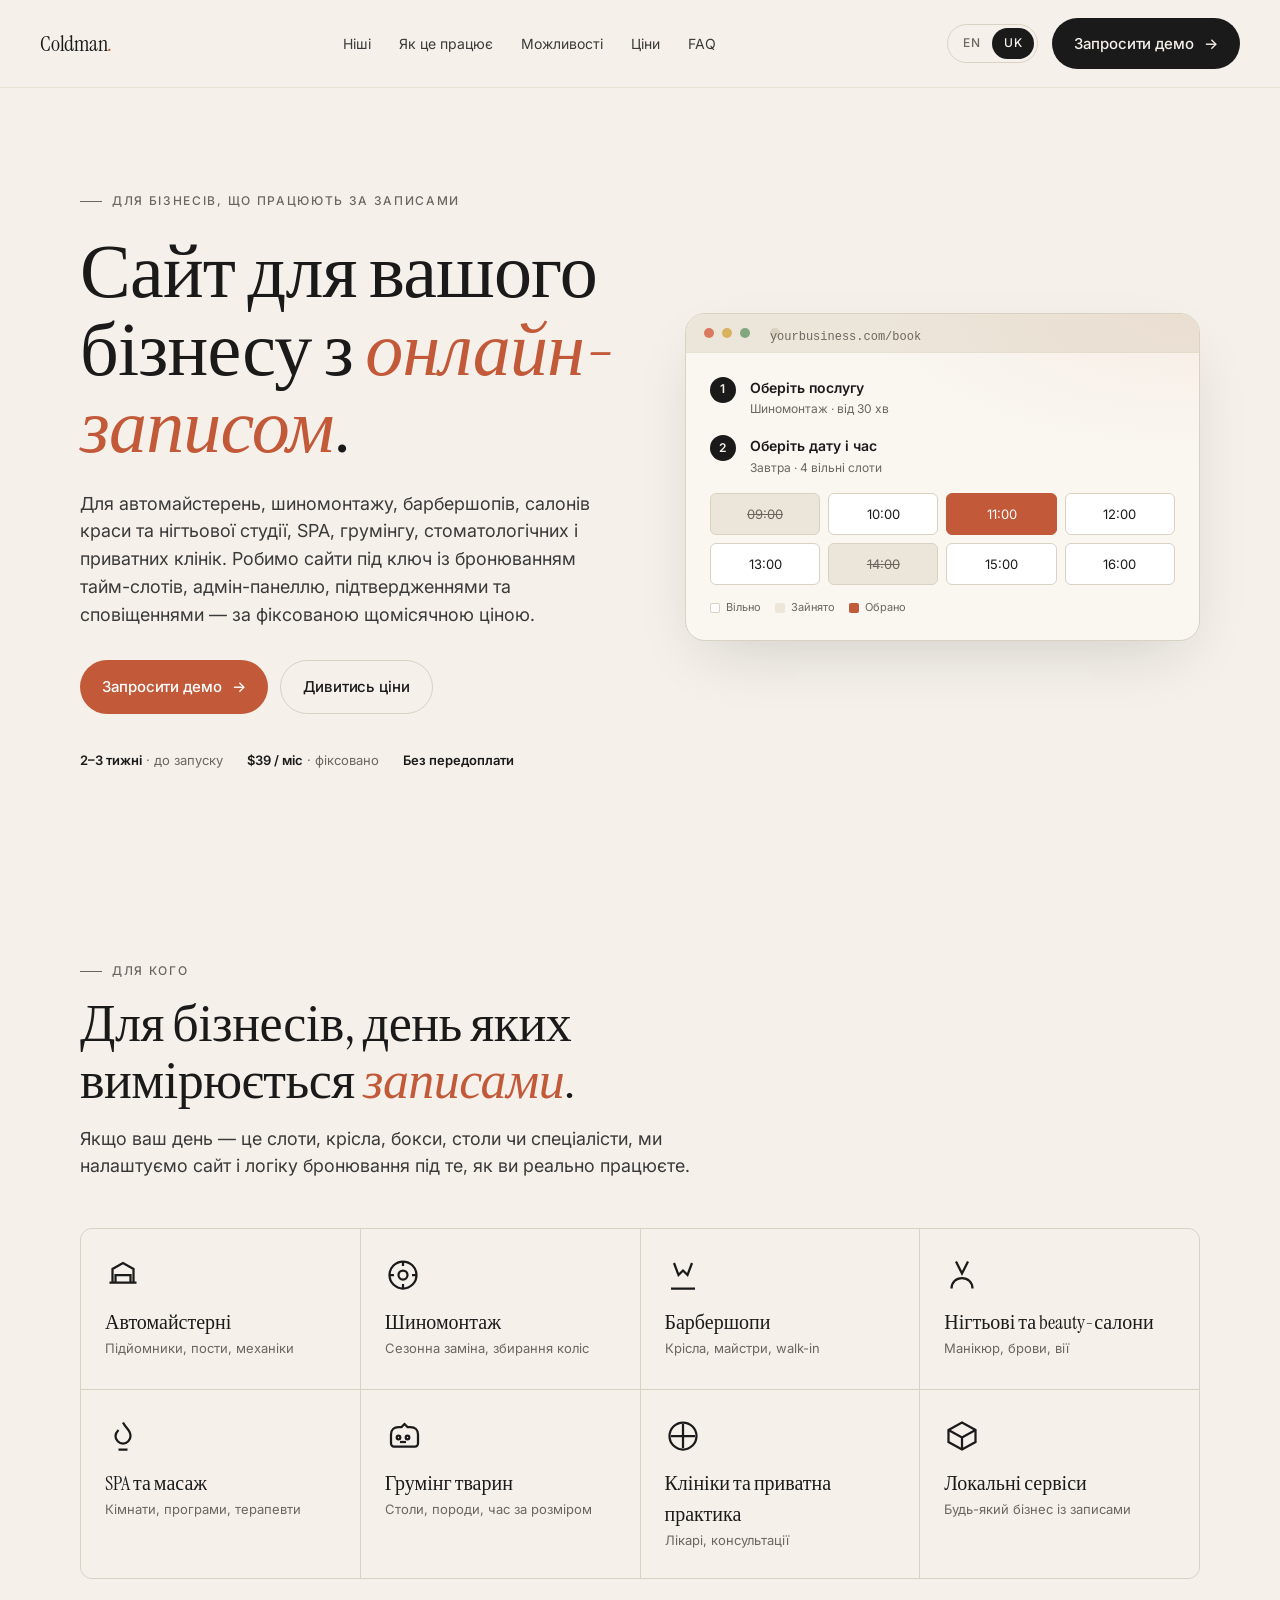
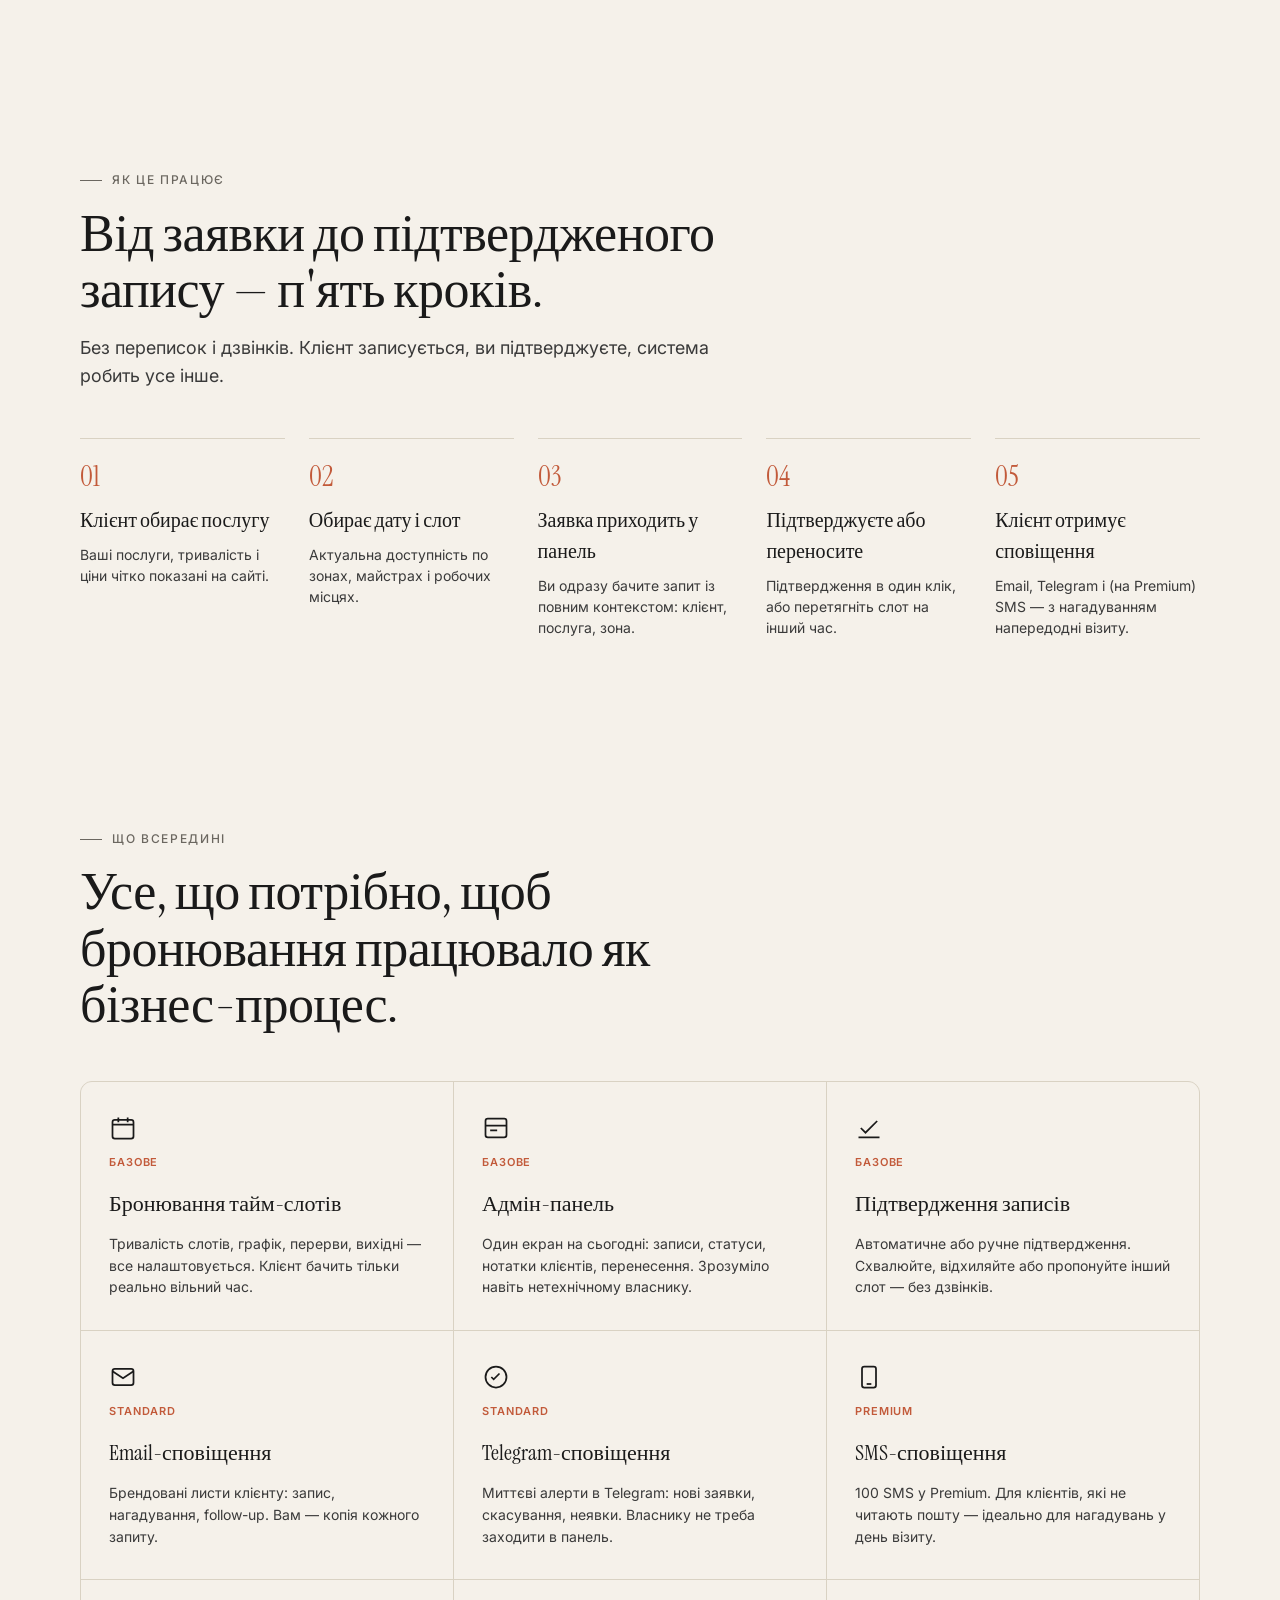
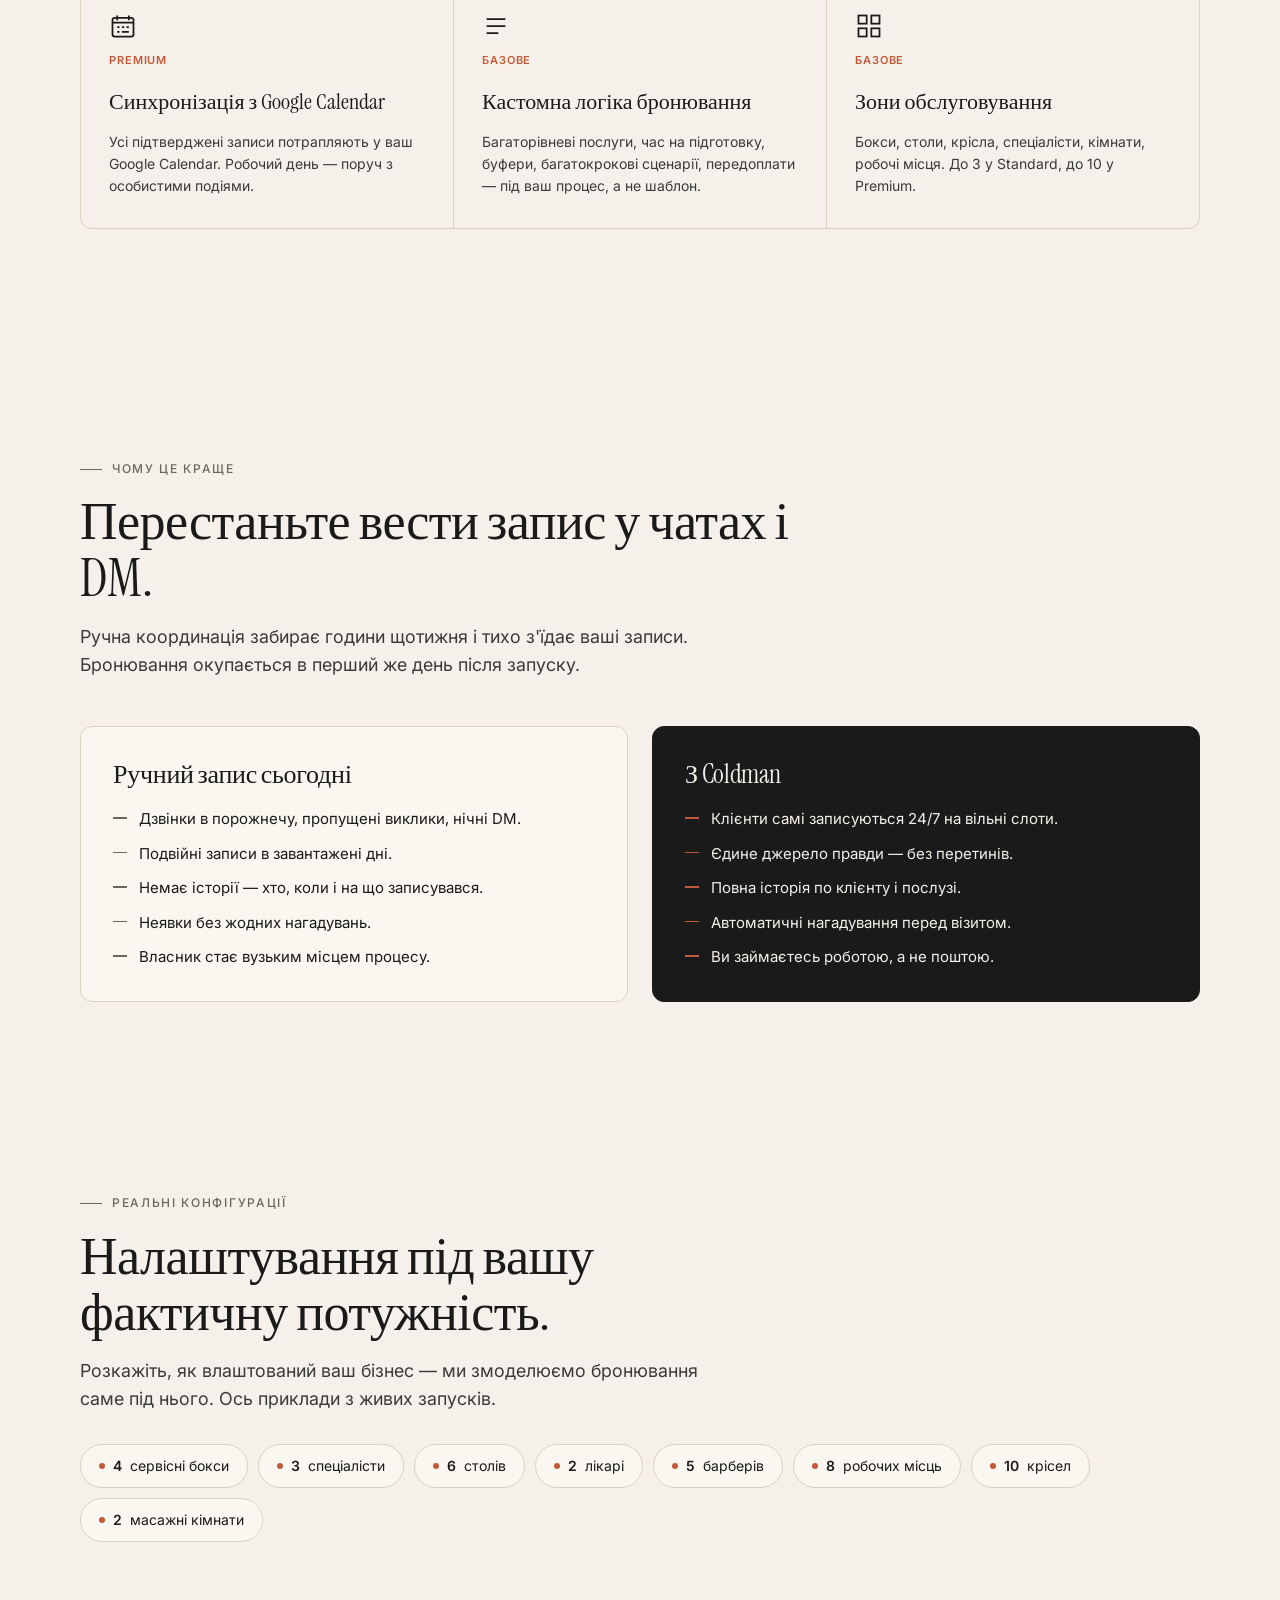
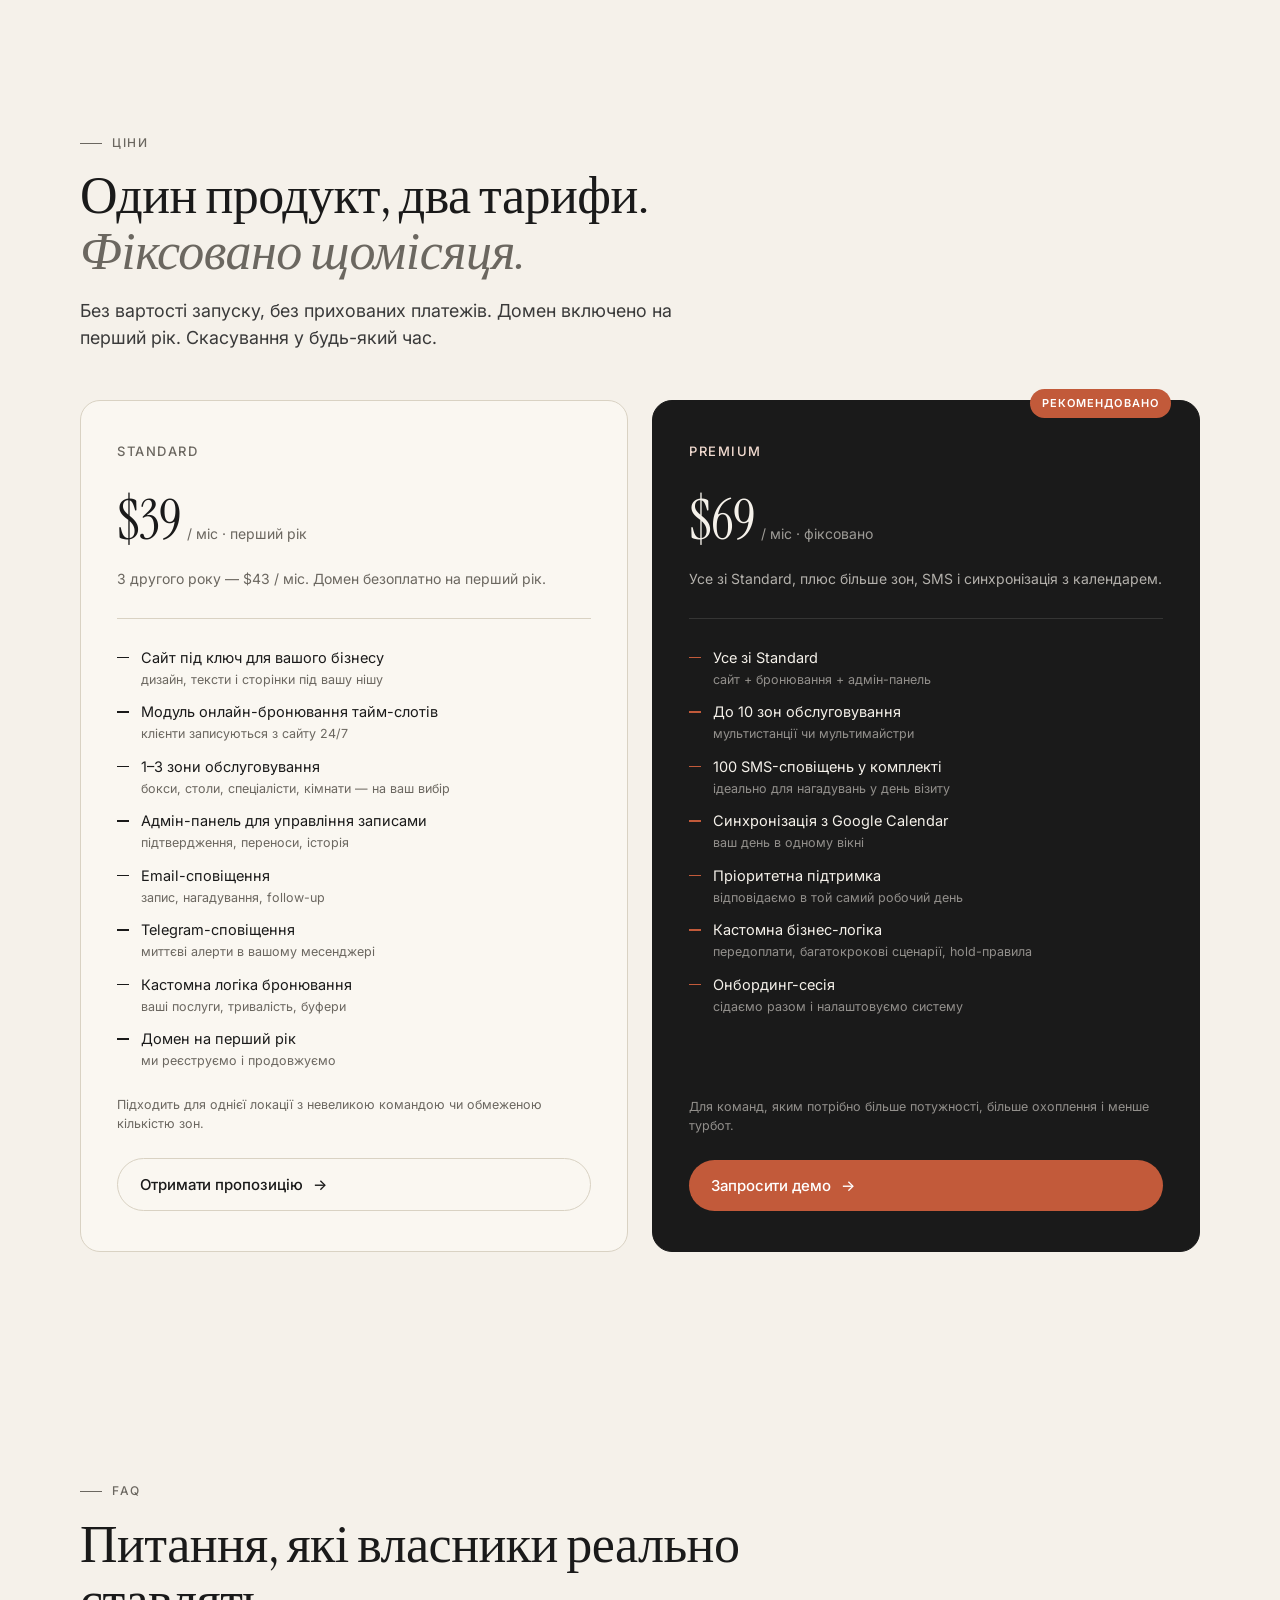
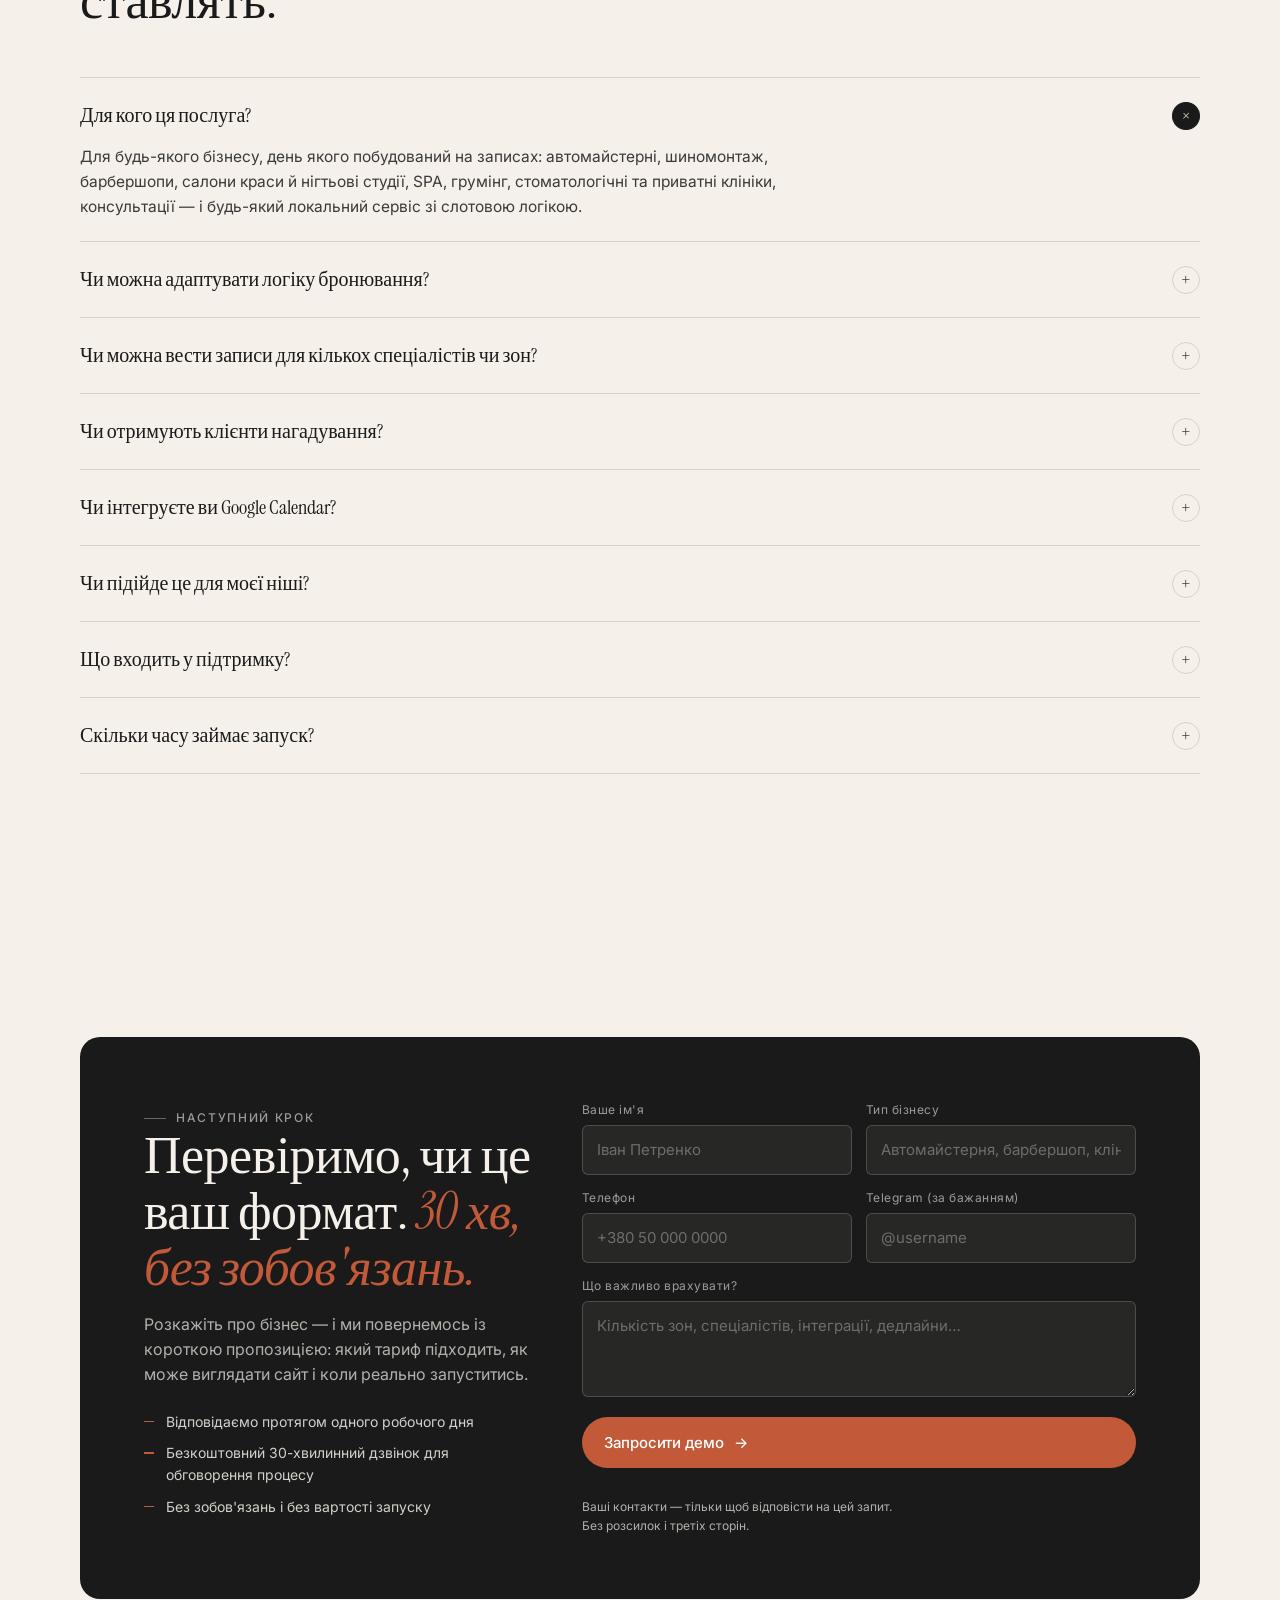
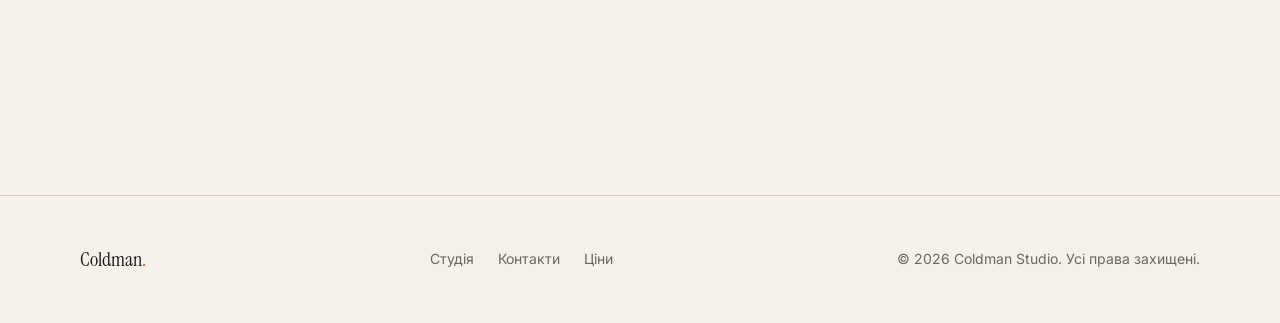
<file: uk/booking.html>
<!doctype html>
<html lang="uk">
<head>
  <meta charset="utf-8" />
  <meta name="viewport" content="width=device-width, initial-scale=1" />
  <title>Сайт з онлайн-записом для сервісного бізнесу | Coldman</title>
  <meta name="description" content="Сайти під ключ з онлайн-записом для автомайстерень, шиномонтажу, барбершопів, салонів, клінік та локального сервісного бізнесу. Фіксована щомісячна оплата. Адмін-панель, підтвердження, сповіщення в email і Telegram." />
  <meta name="theme-color" content="#f5f1ea" />
  <meta property="og:title" content="Сайт з онлайн-записом для сервісного бізнесу | Coldman" />
  <meta property="og:og:description" content="Сайти під ключ із системою онлайн-бронювання, адмін-панеллю та сповіщеннями. Для бізнесів, що працюють за записами." />
  <meta property="og:type" content="website" />
  <link rel="preconnect" href="https://fonts.googleapis.com" />
  <link rel="preconnect" href="https://fonts.gstatic.com" crossorigin />
  <link href="https://fonts.googleapis.com/css2?family=Instrument+Serif:ital@0;1&family=Inter:wght@400;500;600&display=swap" rel="stylesheet" />
  <link rel="stylesheet" href="/css/booking.css" />
  <link rel="icon" href="data:image/svg+xml;utf8,<svg xmlns='http://www.w3.org/2000/svg' viewBox='0 0 64 64'><rect width='64' height='64' rx='12' fill='%231a1a1a'/><text x='50%25' y='58%25' font-family='Georgia' font-size='38' text-anchor='middle' fill='%23f5f1ea'>C</text></svg>" />
  <link rel="apple-touch-icon" sizes="180x180" href="/apple-touch-icon.png">
  <link rel="icon" type="image/png" sizes="32x32" href="/favicon-32x32.png">
  <link rel="icon" type="image/png" sizes="16x16" href="/favicon-16x16.png">
  <link rel="manifest" href="/site.webmanifest">
</head>
<body>

  <!-- ============ NAV ============ -->
  <header class="nav">
    <div class="container nav__inner">
      <a href="/" class="nav__logo">Coldman<span>.</span></a>
      <nav class="nav__links" aria-label="Головна навігація">
        <a href="#industries">Ніші</a>
        <a href="#how">Як це працює</a>
        <a href="#features">Можливості</a>
        <a href="#pricing">Ціни</a>
        <a href="#faq">FAQ</a>
      </nav>
      <div class="nav__cta">
        <div class="lang-toggle" aria-label="Мова">
          <a href="/en/booking.html" hreflang="en">EN</a>
          <a href="/uk/booking.html" class="is-active" hreflang="uk">UK</a>
        </div>
        <a href="#lead" class="btn btn--primary">Запросити демо <span class="arrow">→</span></a>
      </div>
    </div>
  </header>

  <!-- ============ HERO ============ -->
  <section class="hero">
    <div class="container hero__grid">
      <div class="reveal">
        <span class="eyebrow">Для бізнесів, що працюють за записами</span>
        <h1 class="hero__title">Сайт для вашого бізнесу з <em>онлайн-записом</em>.</h1>
        <p class="hero__sub lead">Для автомайстерень, шиномонтажу, барбершопів, салонів краси та нігтьової студії, SPA, грумінгу, стоматологічних і приватних клінік. Робимо сайти під ключ із бронюванням тайм-слотів, адмін-панеллю, підтвердженнями та сповіщеннями — за фіксованою щомісячною ціною.</p>
        <div class="hero__cta">
          <a href="#lead" class="btn btn--accent">Запросити демо <span class="arrow">→</span></a>
          <a href="#pricing" class="btn btn--ghost">Дивитись ціни</a>
        </div>
        <div class="hero__trust">
          <span><strong>2–3 тижні</strong> · до запуску</span>
          <span><strong>$39 / міс</strong> · фіксовано</span>
          <span><strong>Без передоплати</strong></span>
        </div>
      </div>

      <!-- Мокап інтерфейсу бронювання -->
      <div class="mock reveal" aria-hidden="true">
        <div class="mock__bar">
          <span></span><span></span><span></span>
          <span class="mock__url">yourbusiness.com/book</span>
        </div>
        <div class="mock__body">
          <div class="mock__step">
            <span class="mock__stepnum">1</span>
            <div class="mock__step-body">
              <b>Оберіть послугу</b>
              <span>Шиномонтаж · від 30 хв</span>
            </div>
          </div>
          <div class="mock__step">
            <span class="mock__stepnum">2</span>
            <div class="mock__step-body">
              <b>Оберіть дату і час</b>
              <span>Завтра · 4 вільні слоти</span>
            </div>
          </div>
          <div class="mock__grid" role="list">
            <span class="mock__slot is-taken">09:00</span>
            <span class="mock__slot">10:00</span>
            <span class="mock__slot is-active">11:00</span>
            <span class="mock__slot">12:00</span>
            <span class="mock__slot">13:00</span>
            <span class="mock__slot is-taken">14:00</span>
            <span class="mock__slot">15:00</span>
            <span class="mock__slot">16:00</span>
          </div>
          <div class="mock__legend">
            <span><i class="av"></i>Вільно</span>
            <span><i class="tk"></i>Зайнято</span>
            <span><i class="sl"></i>Обрано</span>
          </div>
        </div>
      </div>
    </div>
  </section>

  <!-- ============ INDUSTRIES ============ -->
  <section class="section" id="industries">
    <div class="container">
      <div class="industries__head reveal">
        <div class="section-head">
          <span class="eyebrow">Для кого</span>
          <h2>Для бізнесів, день яких вимірюється <em style="font-family:var(--serif);color:var(--accent)">записами</em>.</h2>
          <p class="lead">Якщо ваш день — це слоти, крісла, бокси, столи чи спеціалісти, ми налаштуємо сайт і логіку бронювання під те, як ви реально працюєте.</p>
        </div>
      </div>

      <div class="industries__grid">
        <div class="industry reveal">
          <svg class="industry__icon" viewBox="0 0 24 24" fill="none" stroke="currentColor" stroke-width="1.5"><path d="M3 17h18M5 17V8l7-4 7 4v9M7 17v-5h10v5"/></svg>
          <div>
            <div class="industry__title">Автомайстерні</div>
            <div class="industry__sub">Підйомники, пости, механіки</div>
          </div>
        </div>
        <div class="industry reveal">
          <svg class="industry__icon" viewBox="0 0 24 24" fill="none" stroke="currentColor" stroke-width="1.5"><circle cx="12" cy="12" r="9"/><circle cx="12" cy="12" r="3"/><path d="M12 3v3M12 18v3M3 12h3M18 12h3"/></svg>
          <div>
            <div class="industry__title">Шиномонтаж</div>
            <div class="industry__sub">Сезонна заміна, збирання коліс</div>
          </div>
        </div>
        <div class="industry reveal">
          <svg class="industry__icon" viewBox="0 0 24 24" fill="none" stroke="currentColor" stroke-width="1.5"><path d="M6 4l3 8 3-3 3 3 3-8M4 21h16"/></svg>
          <div>
            <div class="industry__title">Барбершопи</div>
            <div class="industry__sub">Крісла, майстри, walk-in</div>
          </div>
        </div>
        <div class="industry reveal">
          <svg class="industry__icon" viewBox="0 0 24 24" fill="none" stroke="currentColor" stroke-width="1.5"><path d="M8 3l4 8 4-8M5 21c0-4 3-7 7-7s7 3 7 7"/></svg>
          <div>
            <div class="industry__title">Нігтьові та beauty-салони</div>
            <div class="industry__sub">Манікюр, брови, вії</div>
          </div>
        </div>
        <div class="industry reveal">
          <svg class="industry__icon" viewBox="0 0 24 24" fill="none" stroke="currentColor" stroke-width="1.5"><path d="M12 3c2 4 5 5 5 9a5 5 0 01-10 0c0-2 1-3 2-4M9 21h6"/></svg>
          <div>
            <div class="industry__title">SPA та масаж</div>
            <div class="industry__sub">Кімнати, програми, терапевти</div>
          </div>
        </div>
        <div class="industry reveal">
          <svg class="industry__icon" viewBox="0 0 24 24" fill="none" stroke="currentColor" stroke-width="1.5"><path d="M4 11c0-3 2-5 5-5h2l2-2 2 2h2c3 0 5 2 5 5v6a2 2 0 01-2 2H6a2 2 0 01-2-2v-6z"/><circle cx="9" cy="13" r="1.2"/><circle cx="15" cy="13" r="1.2"/><path d="M10 16h4"/></svg>
          <div>
            <div class="industry__title">Грумінг тварин</div>
            <div class="industry__sub">Столи, породи, час за розміром</div>
          </div>
        </div>
        <div class="industry reveal">
          <svg class="industry__icon" viewBox="0 0 24 24" fill="none" stroke="currentColor" stroke-width="1.5"><path d="M12 4v16M4 12h16"/><circle cx="12" cy="12" r="9"/></svg>
          <div>
            <div class="industry__title">Клініки та приватна практика</div>
            <div class="industry__sub">Лікарі, консультації</div>
          </div>
        </div>
        <div class="industry reveal">
          <svg class="industry__icon" viewBox="0 0 24 24" fill="none" stroke="currentColor" stroke-width="1.5"><path d="M3 8l9-5 9 5v8l-9 5-9-5V8z"/><path d="M3 8l9 5 9-5M12 13v8"/></svg>
          <div>
            <div class="industry__title">Локальні сервіси</div>
            <div class="industry__sub">Будь-який бізнес із записами</div>
          </div>
        </div>
      </div>
    </div>
  </section>

  <!-- ============ HOW IT WORKS ============ -->
  <section class="section section--tight" id="how">
    <div class="container">
      <div class="section-head reveal">
        <span class="eyebrow">Як це працює</span>
        <h2>Від заявки до підтвердженого запису — п'ять кроків.</h2>
        <p class="lead">Без переписок і дзвінків. Клієнт записується, ви підтверджуєте, система робить усе інше.</p>
      </div>

      <div class="steps">
        <div class="step reveal">
          <div class="step__num">01</div>
          <div class="step__title">Клієнт обирає послугу</div>
          <div class="step__body">Ваші послуги, тривалість і ціни чітко показані на сайті.</div>
        </div>
        <div class="step reveal">
          <div class="step__num">02</div>
          <div class="step__title">Обирає дату і слот</div>
          <div class="step__body">Актуальна доступність по зонах, майстрах і робочих місцях.</div>
        </div>
        <div class="step reveal">
          <div class="step__num">03</div>
          <div class="step__title">Заявка приходить у панель</div>
          <div class="step__body">Ви одразу бачите запит із повним контекстом: клієнт, послуга, зона.</div>
        </div>
        <div class="step reveal">
          <div class="step__num">04</div>
          <div class="step__title">Підтверджуєте або переносите</div>
          <div class="step__body">Підтвердження в один клік, або перетягніть слот на інший час.</div>
        </div>
        <div class="step reveal">
          <div class="step__num">05</div>
          <div class="step__title">Клієнт отримує сповіщення</div>
          <div class="step__body">Email, Telegram і (на Premium) SMS — з нагадуванням напередодні візиту.</div>
        </div>
      </div>
    </div>
  </section>

  <!-- ============ FEATURES ============ -->
  <section class="section" id="features">
    <div class="container">
      <div class="section-head reveal">
        <span class="eyebrow">Що всередині</span>
        <h2>Усе, що потрібно, щоб бронювання працювало як бізнес-процес.</h2>
      </div>

      <div class="features__grid">
        <div class="feature reveal">
          <svg class="feature__icon" viewBox="0 0 24 24" fill="none" stroke="currentColor" stroke-width="1.5"><rect x="3" y="5" width="18" height="16" rx="2"/><path d="M3 9h18M8 3v4M16 3v4"/></svg>
          <span class="feature__tag">Базове</span>
          <div class="feature__title">Бронювання тайм-слотів</div>
          <div class="feature__body">Тривалість слотів, графік, перерви, вихідні — все налаштовується. Клієнт бачить тільки реально вільний час.</div>
        </div>
        <div class="feature reveal">
          <svg class="feature__icon" viewBox="0 0 24 24" fill="none" stroke="currentColor" stroke-width="1.5"><rect x="3" y="4" width="18" height="16" rx="2"/><path d="M3 10h18M7 14h6"/></svg>
          <span class="feature__tag">Базове</span>
          <div class="feature__title">Адмін-панель</div>
          <div class="feature__body">Один екран на сьогодні: записи, статуси, нотатки клієнтів, перенесення. Зрозуміло навіть нетехнічному власнику.</div>
        </div>
        <div class="feature reveal">
          <svg class="feature__icon" viewBox="0 0 24 24" fill="none" stroke="currentColor" stroke-width="1.5"><path d="M5 12l4 4L19 6"/><path d="M3 20h18"/></svg>
          <span class="feature__tag">Базове</span>
          <div class="feature__title">Підтвердження записів</div>
          <div class="feature__body">Автоматичне або ручне підтвердження. Схвалюйте, відхиляйте або пропонуйте інший слот — без дзвінків.</div>
        </div>
        <div class="feature reveal">
          <svg class="feature__icon" viewBox="0 0 24 24" fill="none" stroke="currentColor" stroke-width="1.5"><rect x="3" y="5" width="18" height="14" rx="2"/><path d="M3 7l9 6 9-6"/></svg>
          <span class="feature__tag">Standard</span>
          <div class="feature__title">Email-сповіщення</div>
          <div class="feature__body">Брендовані листи клієнту: запис, нагадування, follow-up. Вам — копія кожного запиту.</div>
        </div>
        <div class="feature reveal">
          <svg class="feature__icon" viewBox="0 0 24 24" fill="none" stroke="currentColor" stroke-width="1.5"><path d="M21 12a9 9 0 11-18 0 9 9 0 0118 0z"/><path d="M8 12l2 2 5-5"/></svg>
          <span class="feature__tag">Standard</span>
          <div class="feature__title">Telegram-сповіщення</div>
          <div class="feature__body">Миттєві алерти в Telegram: нові заявки, скасування, неявки. Власнику не треба заходити в панель.</div>
        </div>
        <div class="feature reveal">
          <svg class="feature__icon" viewBox="0 0 24 24" fill="none" stroke="currentColor" stroke-width="1.5"><rect x="6" y="3" width="12" height="18" rx="2"/><path d="M10 18h4"/></svg>
          <span class="feature__tag">Premium</span>
          <div class="feature__title">SMS-сповіщення</div>
          <div class="feature__body">100 SMS у Premium. Для клієнтів, які не читають пошту — ідеально для нагадувань у день візиту.</div>
        </div>
        <div class="feature reveal">
          <svg class="feature__icon" viewBox="0 0 24 24" fill="none" stroke="currentColor" stroke-width="1.5"><rect x="3" y="5" width="18" height="16" rx="2"/><path d="M3 9h18M7 3v4M17 3v4M7 13h2M11 13h2M15 13h2M7 17h2M11 17h6"/></svg>
          <span class="feature__tag">Premium</span>
          <div class="feature__title">Синхронізація з Google Calendar</div>
          <div class="feature__body">Усі підтверджені записи потрапляють у ваш Google Calendar. Робочий день — поруч з особистими подіями.</div>
        </div>
        <div class="feature reveal">
          <svg class="feature__icon" viewBox="0 0 24 24" fill="none" stroke="currentColor" stroke-width="1.5"><path d="M4 6h16M4 12h16M4 18h10"/></svg>
          <span class="feature__tag">Базове</span>
          <div class="feature__title">Кастомна логіка бронювання</div>
          <div class="feature__body">Багаторівневі послуги, час на підготовку, буфери, багатокрокові сценарії, передоплати — під ваш процес, а не шаблон.</div>
        </div>
        <div class="feature reveal">
          <svg class="feature__icon" viewBox="0 0 24 24" fill="none" stroke="currentColor" stroke-width="1.5"><rect x="3" y="3" width="7" height="7"/><rect x="14" y="3" width="7" height="7"/><rect x="3" y="14" width="7" height="7"/><rect x="14" y="14" width="7" height="7"/></svg>
          <span class="feature__tag">Базове</span>
          <div class="feature__title">Зони обслуговування</div>
          <div class="feature__body">Бокси, столи, крісла, спеціалісти, кімнати, робочі місця. До 3 у Standard, до 10 у Premium.</div>
        </div>
      </div>
    </div>
  </section>

  <!-- ============ COMPARE ============ -->
  <section class="section">
    <div class="container">
      <div class="section-head reveal">
        <span class="eyebrow">Чому це краще</span>
        <h2>Перестаньте вести запис у чатах і DM.</h2>
        <p class="lead">Ручна координація забирає години щотижня і тихо з'їдає ваші записи. Бронювання окупається в перший же день після запуску.</p>
      </div>

      <div class="compare">
        <div class="compare__col compare__col--bad reveal">
          <h3>Ручний запис сьогодні</h3>
          <ul>
            <li>Дзвінки в порожнечу, пропущені виклики, нічні DM.</li>
            <li>Подвійні записи в завантажені дні.</li>
            <li>Немає історії — хто, коли і на що записувався.</li>
            <li>Неявки без жодних нагадувань.</li>
            <li>Власник стає вузьким місцем процесу.</li>
          </ul>
        </div>
        <div class="compare__col compare__col--good reveal">
          <h3>З Coldman</h3>
          <ul>
            <li>Клієнти самі записуються 24/7 на вільні слоти.</li>
            <li>Єдине джерело правди — без перетинів.</li>
            <li>Повна історія по клієнту і послузі.</li>
            <li>Автоматичні нагадування перед візитом.</li>
            <li>Ви займаєтесь роботою, а не поштою.</li>
          </ul>
        </div>
      </div>
    </div>
  </section>

  <!-- ============ ZONE EXAMPLES ============ -->
  <section class="section section--tight">
    <div class="container">
      <div class="section-head reveal">
        <span class="eyebrow">Реальні конфігурації</span>
        <h2>Налаштування під вашу фактичну потужність.</h2>
        <p class="lead">Розкажіть, як влаштований ваш бізнес — ми змоделюємо бронювання саме під нього. Ось приклади з живих запусків.</p>
      </div>
      <div class="zones reveal">
        <span class="zone-chip"><b>4</b> сервісні бокси</span>
        <span class="zone-chip"><b>3</b> спеціалісти</span>
        <span class="zone-chip"><b>6</b> столів</span>
        <span class="zone-chip"><b>2</b> лікарі</span>
        <span class="zone-chip"><b>5</b> барберів</span>
        <span class="zone-chip"><b>8</b> робочих місць</span>
        <span class="zone-chip"><b>10</b> крісел</span>
        <span class="zone-chip"><b>2</b> масажні кімнати</span>
      </div>
    </div>
  </section>

  <!-- ============ PRICING ============ -->
  <section class="section" id="pricing">
    <div class="container">
      <div class="section-head reveal">
        <span class="eyebrow">Ціни</span>
        <h2>Один продукт, два тарифи. <span style="font-style:italic;color:var(--muted)">Фіксовано щомісяця.</span></h2>
        <p class="lead">Без вартості запуску, без прихованих платежів. Домен включено на перший рік. Скасування у будь-який час.</p>
      </div>

      <div class="pricing__grid">
        <!-- Standard -->
        <div class="plan reveal">
          <div class="plan__name">Standard</div>
          <div class="plan__price">
            <b>$39</b>
            <small>/ міс · перший рік</small>
          </div>
          <div class="plan__lead">З другого року — $43 / міс. Домен безоплатно на перший рік.</div>

          <div class="plan__divider"></div>

          <ul class="plan__feats">
            <li>Сайт під ключ для вашого бізнесу <em>дизайн, тексти і сторінки під вашу нішу</em></li>
            <li>Модуль онлайн-бронювання тайм-слотів <em>клієнти записуються з сайту 24/7</em></li>
            <li>1–3 зони обслуговування <em>бокси, столи, спеціалісти, кімнати — на ваш вибір</em></li>
            <li>Адмін-панель для управління записами <em>підтвердження, переноси, історія</em></li>
            <li>Email-сповіщення <em>запис, нагадування, follow-up</em></li>
            <li>Telegram-сповіщення <em>миттєві алерти в вашому месенджері</em></li>
            <li>Кастомна логіка бронювання <em>ваші послуги, тривалість, буфери</em></li>
            <li>Домен на перший рік <em>ми реєструємо і продовжуємо</em></li>
          </ul>

          <p class="plan__note">Підходить для однієї локації з невеликою командою чи обмеженою кількістю зон.</p>

          <a href="#lead" class="btn btn--ghost plan__cta">Отримати пропозицію <span class="arrow">→</span></a>
        </div>

        <!-- Premium -->
        <div class="plan plan--premium reveal">
          <span class="plan__badge">Рекомендовано</span>
          <div class="plan__name">Premium</div>
          <div class="plan__price">
            <b>$69</b>
            <small>/ міс · фіксовано</small>
          </div>
          <div class="plan__lead">Усе зі Standard, плюс більше зон, SMS і синхронізація з календарем.</div>

          <div class="plan__divider"></div>

          <ul class="plan__feats">
            <li>Усе зі Standard <em>сайт + бронювання + адмін-панель</em></li>
            <li>До 10 зон обслуговування <em>мультистанції чи мультимайстри</em></li>
            <li>100 SMS-сповіщень у комплекті <em>ідеально для нагадувань у день візиту</em></li>
            <li>Синхронізація з Google Calendar <em>ваш день в одному вікні</em></li>
            <li>Пріоритетна підтримка <em>відповідаємо в той самий робочий день</em></li>
            <li>Кастомна бізнес-логіка <em>передоплати, багатокрокові сценарії, hold-правила</em></li>
            <li>Онбординг-сесія <em>сідаємо разом і налаштовуємо систему</em></li>
          </ul>

          <p class="plan__note">Для команд, яким потрібно більше потужності, більше охоплення і менше турбот.</p>

          <a href="#lead" class="btn btn--accent plan__cta">Запросити демо <span class="arrow">→</span></a>
        </div>
      </div>
    </div>
  </section>

  <!-- ============ FAQ ============ -->
  <section class="section" id="faq">
    <div class="container">
      <div class="section-head reveal">
        <span class="eyebrow">FAQ</span>
        <h2>Питання, які власники реально ставлять.</h2>
      </div>

      <div class="faq">
        <div class="faq__item is-open reveal">
          <button class="faq__q" type="button">Для кого ця послуга? <span class="plus">+</span></button>
          <div class="faq__a"><div><p>Для будь-якого бізнесу, день якого побудований на записах: автомайстерні, шиномонтаж, барбершопи, салони краси й нігтьові студії, SPA, грумінг, стоматологічні та приватні клініки, консультації — і будь-який локальний сервіс зі слотовою логікою.</p></div></div>
        </div>
        <div class="faq__item reveal">
          <button class="faq__q" type="button">Чи можна адаптувати логіку бронювання? <span class="plus">+</span></button>
          <div class="faq__a"><div><p>Так. Ми будуємо сценарій бронювання під вашу реальну операційку: тривалість послуг, час на підготовку, перерви, правила для кількох зон, політику щодо неявок, передоплати й будь-які інші специфічні правила.</p></div></div>
        </div>
        <div class="faq__item reveal">
          <button class="faq__q" type="button">Чи можна вести записи для кількох спеціалістів чи зон? <span class="plus">+</span></button>
          <div class="faq__a"><div><p>Так. Standard підтримує 1–3 зони, Premium — до 10. Це можуть бути бокси, столи, крісла, спеціалісти, кімнати чи робочі місця. У кожної зони свій графік і доступність.</p></div></div>
        </div>
        <div class="faq__item reveal">
          <button class="faq__q" type="button">Чи отримують клієнти нагадування? <span class="plus">+</span></button>
          <div class="faq__a"><div><p>Так. Standard включає нагадування в email і Telegram. Premium додає 100 SMS на місяць для клієнтів, які не читають пошту — це дуже ефективно проти неявок.</p></div></div>
        </div>
        <div class="faq__item reveal">
          <button class="faq__q" type="button">Чи інтегруєте ви Google Calendar? <span class="plus">+</span></button>
          <div class="faq__a"><div><p>Так — у тарифі Premium. Усі підтверджені записи синхронізуються з вашим Google Calendar: робочий день видно поруч з особистими подіями.</p></div></div>
        </div>
        <div class="faq__item reveal">
          <button class="faq__q" type="button">Чи підійде це для моєї ніші? <span class="plus">+</span></button>
          <div class="faq__a"><div><p>Швидше за все, так. Ми налаштовуємо логіку під ваш процес, а не навпаки. Опишіть коротко свій бізнес — і ми чесно скажемо, чи це наш формат.</p></div></div>
        </div>
        <div class="faq__item reveal">
          <button class="faq__q" type="button">Що входить у підтримку? <span class="plus">+</span></button>
          <div class="faq__a"><div><p>Хостинг, безпека і невеликі правки контенту — включені. Premium додає пріоритетну підтримку з відповіддю в той самий робочий день. Більші зміни оцінюємо окремо — зазвичай це недорого.</p></div></div>
        </div>
        <div class="faq__item reveal">
          <button class="faq__q" type="button">Скільки часу займає запуск? <span class="plus">+</span></button>
          <div class="faq__a"><div><p>Зазвичай 2–3 тижні від старту. Ми беремо на себе домен, дизайн, контент, налаштування бронювання і тестування. Ви погоджуєте ключові етапи, далі запускаємось разом.</p></div></div>
        </div>
      </div>
    </div>
  </section>

  <!-- ============ FINAL CTA + FORM ============ -->
  <section class="section" id="lead">
    <div class="container">
      <div class="cta-final reveal">
        <div>
          <span class="eyebrow" style="color:rgba(245,241,234,.6)">Наступний крок</span>
          <h2>Перевіримо, чи це ваш формат. <em>30 хв, без зобов'язань.</em></h2>
          <p>Розкажіть про бізнес — і ми повернемось із короткою пропозицією: який тариф підходить, як може виглядати сайт і коли реально запуститись.</p>
          <ul class="cta-final__bullets">
            <li>Відповідаємо протягом одного робочого дня</li>
            <li>Безкоштовний 30-хвилинний дзвінок для обговорення процесу</li>
            <li>Без зобов'язань і без вартості запуску</li>
          </ul>
        </div>

        <form class="form" data-lead-form action="#" method="POST" novalidate>
          <div class="form__row">
            <div class="field">
              <label for="name">Ваше ім'я</label>
              <input id="name" name="name" type="text" required placeholder="Іван Петренко" />
            </div>
            <div class="field">
              <label for="business">Тип бізнесу</label>
              <input id="business" name="business" type="text" required placeholder="Автомайстерня, барбершоп, клініка…" />
            </div>
          </div>
          <div class="form__row">
            <div class="field">
              <label for="phone">Телефон</label>
              <input id="phone" name="phone" type="tel" required placeholder="+380 50 000 0000" />
            </div>
            <div class="field">
              <label for="telegram">Telegram (за бажанням)</label>
              <input id="telegram" name="telegram" type="text" placeholder="@username" />
            </div>
          </div>
          <div class="field">
            <label for="message">Що важливо врахувати?</label>
            <textarea id="message" name="message" rows="3" placeholder="Кількість зон, спеціалістів, інтеграції, дедлайни…"></textarea>
          </div>
          <button type="submit" class="btn btn--accent form__submit"
            data-sending="Надсилаємо…"
            data-sent="Надіслано ✓"
            data-error="Спробуйте ще">Запросити демо <span class="arrow">→</span></button>
          <p class="form__note">Ваші контакти — тільки щоб відповісти на цей запит. Без розсилок і третіх сторін.</p>
          <div class="form__success">Дякуємо — заявка прийнята. Повернемось до вас протягом одного робочого дня.</div>
        </form>
      </div>
    </div>
  </section>

  <!-- ============ FOOTER ============ -->
  <footer class="footer">
    <div class="container footer__inner">
      <div class="footer__logo">Coldman<span>.</span></div>
      <div class="footer__links">
        <a href="/index.html">Студія</a>
        <a href="#lead">Контакти</a>
        <a href="#pricing">Ціни</a>
      </div>
      <div>© <span data-year>2026</span> Coldman Studio. Усі права захищені.</div>
    </div>
  </footer>

  <script src="/js/booking.js" defer></script>
</body>
</html>
</file>
<file: style.css>
/* ===== DESIGN TOKENS ===== */
:root {
  /* Colors */
  --bg-primary: #0a0a0f;
  --bg-secondary: #111119;
  --bg-card: rgba(255, 255, 255, 0.04);
  --bg-glass: rgba(255, 255, 255, 0.06);
  --text-primary: #f0f0f5;
  --text-secondary: rgba(240, 240, 245, 0.6);
  --text-muted: rgba(240, 240, 245, 0.35);
  --accent: #6c63ff;
  --accent-light: #8b83ff;
  --accent-glow: rgba(108, 99, 255, 0.35);
  --gradient-1: linear-gradient(135deg, #6c63ff 0%, #e05fc4 100%);
  --gradient-2: linear-gradient(135deg, #1a1a2e 0%, #16213e 100%);
  --border-subtle: rgba(255, 255, 255, 0.07);
  --border-accent: rgba(108, 99, 255, 0.3);

  /* Typography */
  --font-heading: 'Outfit', sans-serif;
  --font-body: 'Inter', sans-serif;

  /* Spacing */
  --section-padding: clamp(80px, 10vw, 140px) clamp(20px, 5vw, 80px);
  --container-max: 1200px;

  /* Radius */
  --radius-sm: 8px;
  --radius-md: 16px;
  --radius-lg: 24px;
  --radius-xl: 32px;

  /* Transitions */
  --ease-out: cubic-bezier(0.16, 1, 0.3, 1);
  --transition-base: 0.4s var(--ease-out);
}

/* ===== RESET & BASE ===== */
*,
*::before,
*::after {
  margin: 0;
  padding: 0;
  box-sizing: border-box;
}

html {
  scroll-behavior: smooth;
  scrollbar-width: thin;
  scrollbar-color: var(--accent) var(--bg-primary);
}

body {
  font-family: var(--font-body);
  background: var(--bg-primary);
  color: var(--text-primary);
  line-height: 1.7;
  overflow-x: hidden;
  -webkit-font-smoothing: antialiased;
  -moz-osx-font-smoothing: grayscale;
}

h1,
h2,
h3,
h4,
h5,
h6 {
  font-family: var(--font-heading);
  font-weight: 700;
  line-height: 1.15;
}

a {
  text-decoration: none;
  color: inherit;
}

img {
  display: block;
  max-width: 100%;
}

/* ===== UTILITY ===== */
.container {
  max-width: var(--container-max);
  margin: 0 auto;
  width: 100%;
}

.section-label {
  display: inline-flex;
  align-items: center;
  gap: 10px;
  font-size: 0.8rem;
  font-weight: 600;
  letter-spacing: 3px;
  text-transform: uppercase;
  color: var(--accent-light);
  margin-bottom: 20px;
}

.section-label::before {
  content: '';
  width: 30px;
  height: 2px;
  background: var(--gradient-1);
  border-radius: 2px;
}

.section-title {
  font-size: clamp(2rem, 4vw, 3.2rem);
  margin-bottom: 20px;
  background: linear-gradient(135deg, #ffffff 30%, var(--accent-light) 100%);
  -webkit-background-clip: text;
  -webkit-text-fill-color: transparent;
  background-clip: text;
}

.section-subtitle {
  font-size: 1.05rem;
  color: var(--text-secondary);
  max-width: 560px;
  line-height: 1.8;
}

/* ===== AMBIENT BACKGROUND ===== */
.ambient-bg {
  position: fixed;
  inset: 0;
  z-index: -1;
  overflow: hidden;
  pointer-events: none;
}

.ambient-bg .orb {
  position: absolute;
  border-radius: 50%;
  filter: blur(120px);
  opacity: 0.15;
  animation: float 20s ease-in-out infinite alternate;
}

.ambient-bg .orb:nth-child(1) {
  width: 600px;
  height: 600px;
  background: var(--accent);
  top: -200px;
  right: -100px;
}

.ambient-bg .orb:nth-child(2) {
  width: 500px;
  height: 500px;
  background: #e05fc4;
  bottom: -150px;
  left: -150px;
  animation-delay: -7s;
}

.ambient-bg .orb:nth-child(3) {
  width: 400px;
  height: 400px;
  background: #3b82f6;
  top: 50%;
  left: 50%;
  animation-delay: -14s;
}

@keyframes float {
  0% {
    transform: translate(0, 0) scale(1);
  }

  33% {
    transform: translate(30px, -50px) scale(1.05);
  }

  66% {
    transform: translate(-20px, 20px) scale(0.95);
  }

  100% {
    transform: translate(10px, -10px) scale(1.02);
  }
}

/* ===== NAVBAR ===== */
.navbar {
  position: fixed;
  top: 0;
  left: 0;
  right: 0;
  z-index: 1000;
  padding: 0 clamp(20px, 5vw, 80px);
  transition: var(--transition-base);
}

.navbar.scrolled {
  background: rgba(10, 10, 15, 0.85);
  backdrop-filter: blur(20px);
  -webkit-backdrop-filter: blur(20px);
  border-bottom: 1px solid var(--border-subtle);
}

.navbar-inner {
  max-width: var(--container-max);
  margin: 0 auto;
  display: flex;
  align-items: center;
  justify-content: space-between;
  height: 80px;
}

.logo {
  font-family: var(--font-heading);
  font-size: 1.5rem;
  font-weight: 800;
  letter-spacing: -0.5px;
}

.logo span {
  background: var(--gradient-1);
  -webkit-background-clip: text;
  -webkit-text-fill-color: transparent;
  background-clip: text;
}

.nav-links {
  display: flex;
  list-style: none;
  gap: 40px;
}

.nav-links a {
  font-size: 0.88rem;
  font-weight: 500;
  color: var(--text-secondary);
  position: relative;
  transition: color var(--transition-base);
  padding: 4px 0;
}

.nav-links a::after {
  content: '';
  position: absolute;
  bottom: -2px;
  left: 0;
  width: 0%;
  height: 2px;
  background: var(--gradient-1);
  border-radius: 2px;
  transition: width var(--transition-base);
}

.nav-links a:hover,
.nav-links a.active {
  color: var(--text-primary);
}

.nav-links a:hover::after,
.nav-links a.active::after {
  width: 100%;
}

.nav-links .nav-cta {
  padding: 10px 36px;
  border-radius: 50px;
  background: var(--gradient-1);
  font-size: 0.85rem;
  font-weight: 600;
  color: #fff !important;
  border: none;
  cursor: pointer;
  transition: transform var(--transition-base), box-shadow var(--transition-base);
}

.nav-links .nav-cta:hover {
  transform: translateY(-2px);
  box-shadow: 0 8px 30px var(--accent-glow);
}

.nav-links .nav-cta::after {
  display: none !important;
}

/* Mobile Menu Toggle */
.menu-toggle {
  display: none;
  flex-direction: column;
  gap: 5px;
  cursor: pointer;
  padding: 5px;
  z-index: 1001;
}

.menu-toggle span {
  display: block;
  width: 24px;
  height: 2px;
  background: var(--text-primary);
  border-radius: 2px;
  transition: var(--transition-base);
}

/* ===== HERO ===== */
.hero {
  min-height: 100vh;
  display: flex;
  align-items: center;
  padding: var(--section-padding);
  position: relative;
}

.hero-content {
  max-width: 720px;
}

.hero-badge {
  display: inline-flex;
  align-items: center;
  gap: 8px;
  padding: 8px 18px;
  border-radius: 50px;
  background: var(--bg-glass);
  border: 1px solid var(--border-subtle);
  font-size: 0.78rem;
  font-weight: 500;
  color: var(--text-secondary);
  margin-bottom: 32px;
  backdrop-filter: blur(10px);
}

.hero-badge .dot {
  width: 7px;
  height: 7px;
  border-radius: 50%;
  background: #34d399;
  animation: pulse 2s ease-in-out infinite;
}

@keyframes pulse {

  0%,
  100% {
    opacity: 1;
    box-shadow: 0 0 0 0 rgba(52, 211, 153, 0.5);
  }

  50% {
    opacity: 0.7;
    box-shadow: 0 0 0 8px rgba(52, 211, 153, 0);
  }
}

.hero h1 {
  font-size: clamp(2.8rem, 6vw, 5rem);
  margin-bottom: 28px;
  letter-spacing: -2px;
}

.hero h1 .gradient-text {
  background: var(--gradient-1);
  -webkit-background-clip: text;
  -webkit-text-fill-color: transparent;
  background-clip: text;
}

.hero p {
  font-size: 1.12rem;
  color: var(--text-secondary);
  max-width: 520px;
  margin-bottom: 48px;
  line-height: 1.8;
}

.hero-actions {
  display: flex;
  align-items: center;
  gap: 20px;
  flex-wrap: wrap;
}

.btn-primary {
  display: inline-flex;
  align-items: center;
  gap: 10px;
  padding: 16px 36px;
  border-radius: 50px;
  background: var(--gradient-1);
  font-family: var(--font-body);
  font-size: 0.92rem;
  font-weight: 600;
  color: #fff;
  border: none;
  cursor: pointer;
  transition: transform var(--transition-base), box-shadow var(--transition-base);
}

.btn-primary:hover {
  transform: translateY(-3px);
  box-shadow: 0 12px 40px var(--accent-glow);
}

.btn-secondary {
  display: inline-flex;
  align-items: center;
  gap: 10px;
  padding: 16px 36px;
  border-radius: 50px;
  background: var(--bg-glass);
  border: 1px solid var(--border-subtle);
  font-family: var(--font-body);
  font-size: 0.92rem;
  font-weight: 600;
  color: var(--text-primary);
  cursor: pointer;
  backdrop-filter: blur(10px);
  transition: var(--transition-base);
}

.btn-secondary:hover {
  background: rgba(255, 255, 255, 0.1);
  border-color: var(--border-accent);
  transform: translateY(-2px);
}

.hero-stats {
  display: flex;
  gap: 50px;
  margin-top: 80px;
  padding-top: 40px;
  border-top: 1px solid var(--border-subtle);
}

.stat h3 {
  font-size: 2.2rem;
  background: var(--gradient-1);
  -webkit-background-clip: text;
  -webkit-text-fill-color: transparent;
  background-clip: text;
}

.stat p {
  font-size: 0.82rem;
  color: var(--text-muted);
  text-transform: uppercase;
  letter-spacing: 1.5px;
  margin-bottom: 0;
}

/* ===== ABOUT ===== */
.about {
  padding: var(--section-padding);
}

.about-grid {
  display: grid;
  grid-template-columns: 1fr 1fr;
  gap: 80px;
  align-items: center;
  margin-top: 60px;
}

.about-visual {
  position: relative;
}

.about-visual-card {
  border-radius: var(--radius-lg);
  overflow: hidden;
  position: relative;
  aspect-ratio: 4/3;
  background: var(--bg-glass);
  border: 1px solid var(--border-subtle);
}

.about-visual-card img {
  width: 100%;
  height: 100%;
  object-fit: cover;
}

.about-visual .floating-badge {
  position: absolute;
  bottom: -20px;
  right: -20px;
  padding: 20px 28px;
  border-radius: var(--radius-md);
  background: rgba(10, 10, 15, 0.85);
  backdrop-filter: blur(20px);
  border: 1px solid var(--border-subtle);
  display: flex;
  align-items: center;
  gap: 14px;
  animation: floatBadge 4s ease-in-out infinite;
}

@keyframes floatBadge {

  0%,
  100% {
    transform: translateY(0);
  }

  50% {
    transform: translateY(-8px);
  }
}

.floating-badge .icon {
  width: 44px;
  height: 44px;
  border-radius: 12px;
  background: var(--gradient-1);
  display: flex;
  align-items: center;
  justify-content: center;
  font-size: 1.2rem;
}

.floating-badge h4 {
  font-size: 1.3rem;
}

.floating-badge p {
  font-size: 0.78rem;
  color: var(--text-muted);
}

.about-content h3 {
  font-size: 1.6rem;
  margin-bottom: 20px;
  color: var(--text-primary);
}

.about-content p {
  color: var(--text-secondary);
  margin-bottom: 16px;
  font-size: 0.95rem;
}

.about-features {
  display: grid;
  grid-template-columns: 1fr 1fr;
  gap: 16px;
  margin-top: 32px;
}

.feature-item {
  display: flex;
  align-items: center;
  gap: 12px;
  padding: 14px 18px;
  border-radius: var(--radius-sm);
  background: var(--bg-glass);
  border: 1px solid var(--border-subtle);
  font-size: 0.88rem;
  font-weight: 500;
  transition: var(--transition-base);
}

.feature-item:hover {
  background: rgba(255, 255, 255, 0.08);
  border-color: var(--border-accent);
  transform: translateY(-2px);
}

.feature-item .check {
  width: 22px;
  height: 22px;
  border-radius: 6px;
  background: var(--gradient-1);
  display: flex;
  align-items: center;
  justify-content: center;
  font-size: 0.7rem;
  flex-shrink: 0;
}

/* ===== TEAM ===== */
.team {
  padding: var(--section-padding);
}

.team-header {
  text-align: center;
  margin-bottom: 60px;
}

.team-header .section-subtitle {
  margin: 0 auto;
}

.team-grid {
  display: grid;
  grid-template-columns: repeat(3, 1fr);
  gap: 30px;
}

.team-card {
  background: var(--bg-card);
  border: 1px solid var(--border-subtle);
  border-radius: var(--radius-lg);
  padding: 32px;
  text-align: center;
  transition: var(--transition-base);
  position: relative;
  overflow: hidden;
}

.team-card::before {
  content: '';
  position: absolute;
  top: 0;
  left: 0;
  right: 0;
  height: 3px;
  background: var(--gradient-1);
  opacity: 0;
  transition: opacity var(--transition-base);
}

.team-card:hover {
  transform: translateY(-8px);
  border-color: var(--border-accent);
  background: rgba(255, 255, 255, 0.06);
  box-shadow: 0 20px 60px rgba(0, 0, 0, 0.3);
}

.team-card:hover::before {
  opacity: 1;
}

.team-avatar {
  width: 110px;
  height: 110px;
  border-radius: 50%;
  overflow: hidden;
  margin: 0 auto 24px;
  border: 3px solid transparent;
  background: var(--gradient-1) border-box;
  padding: 3px;
  transition: var(--transition-base);
}

.team-card:hover .team-avatar {
  transform: scale(1.05);
}

.team-avatar img {
  width: 100%;
  height: 100%;
  border-radius: 50%;
  object-fit: cover;
}

.team-card h3 {
  font-size: 1.15rem;
  margin-bottom: 6px;
}

.team-card .role {
  font-size: 0.82rem;
  color: var(--accent-light);
  font-weight: 500;
  margin-bottom: 16px;
}

.team-card .bio {
  font-size: 0.85rem;
  color: var(--text-secondary);
  line-height: 1.7;
  margin-bottom: 20px;
}

.team-socials {
  display: flex;
  justify-content: center;
  gap: 10px;
}

.team-socials a {
  width: 36px;
  height: 36px;
  border-radius: 10px;
  background: var(--bg-glass);
  border: 1px solid var(--border-subtle);
  display: flex;
  align-items: center;
  justify-content: center;
  font-size: 0.85rem;
  color: var(--text-secondary);
  transition: var(--transition-base);
}

.team-socials a:hover {
  background: var(--gradient-1);
  color: #fff;
  border-color: transparent;
  transform: translateY(-2px);
}

.team-socials .social-placeholder {
  width: 36px;
  height: 36px;
  border-radius: 10px;
  background: var(--bg-glass);
  border: 1px solid var(--border-subtle);
  display: flex;
  align-items: center;
  justify-content: center;
  font-size: 0.85rem;
  color: var(--text-muted, var(--text-secondary));
  opacity: 0.5;
  cursor: not-allowed;
  user-select: none;
}

/* ===== PROJECTS ===== */
.projects {
  padding: var(--section-padding);
}

.projects-header {
  display: flex;
  justify-content: space-between;
  align-items: flex-end;
  margin-bottom: 60px;
  flex-wrap: wrap;
  gap: 20px;
}

.slider-controls {
  display: flex;
  gap: 12px;
}

.slider-btn {
  width: 50px;
  height: 50px;
  border-radius: 50%;
  background: var(--bg-glass);
  border: 1px solid var(--border-subtle);
  color: var(--text-primary);
  font-size: 1.1rem;
  cursor: pointer;
  display: flex;
  align-items: center;
  justify-content: center;
  transition: var(--transition-base);
  backdrop-filter: blur(10px);
}

.slider-btn:hover {
  background: var(--gradient-1);
  border-color: transparent;
  transform: scale(1.1);
}

.projects-slider {
  overflow: hidden;
  position: relative;
}

.projects-track {
  display: flex;
  gap: 30px;
  transition: transform 0.6s var(--ease-out);
}

.project-card {
  min-width: calc(50% - 15px);
  border-radius: var(--radius-lg);
  overflow: hidden;
  background: var(--bg-card);
  border: 1px solid var(--border-subtle);
  transition: var(--transition-base);
  /* flex-shrink: 0; */
}

.project-card:hover {
  transform: translateY(-6px);
  border-color: var(--border-accent);
  box-shadow: 0 20px 60px rgba(0, 0, 0, 0.3);
}

.project-image {
  aspect-ratio: 16/10;
  overflow: hidden;
  position: relative;
  border-radius: var(--radius-lg) var(--radius-lg) 0 0;
}

.project-image img {
  width: 100%;
  height: 100%;
  object-fit: cover;
  transition: transform 0.8s var(--ease-out);
}

.project-card:hover .project-image img {
  transform: scale(1.05);
}

.project-image .project-tag {
  position: absolute;
  top: 16px;
  left: 16px;
  padding: 6px 14px;
  border-radius: 50px;
  background: rgba(10, 10, 15, 0.7);
  backdrop-filter: blur(10px);
  font-size: 0.72rem;
  font-weight: 600;
  letter-spacing: 1px;
  text-transform: uppercase;
  color: var(--accent-light);
  border: 1px solid var(--border-subtle);
}

.project-info {
  padding: 28px;
}

.project-info h3 {
  font-size: 1.3rem;
  margin-bottom: 10px;
  transition: color var(--transition-base);
}

.project-card:hover .project-info h3 {
  color: var(--accent-light);
}

.project-info p {
  font-size: 0.88rem;
  color: var(--text-secondary);
  line-height: 1.7;
  margin-bottom: 20px;
}

.project-meta {
  display: flex;
  gap: 20px;
  padding-top: 16px;
  border-top: 1px solid var(--border-subtle);
}

.project-meta span {
  font-size: 0.76rem;
  color: var(--text-muted);
  display: flex;
  align-items: center;
  gap: 6px;
}

/* Slider dots */
.slider-dots {
  display: flex;
  justify-content: center;
  gap: 8px;
  margin-top: 40px;
}

.slider-dot {
  width: 8px;
  height: 8px;
  border-radius: 50%;
  background: var(--border-subtle);
  border: none;
  cursor: pointer;
  transition: var(--transition-base);
  padding: 0;
}

.slider-dot.active {
  width: 32px;
  border-radius: 4px;
  background: var(--gradient-1);
}

/* ===== CONTACT ===== */
.contact {
  padding: var(--section-padding);
  position: relative;
}

.contact-inner {
  text-align: center;
  max-width: 720px;
  margin: 0 auto;
}

.contact-inner .section-subtitle {
  margin: 0 auto 32px;
}

.contact-actions {
  display: flex;
  justify-content: center;
  gap: 12px;
  flex-wrap: wrap;
}

/* ===== CONTACT FORM ===== */
.contact-form {
  display: flex;
  flex-direction: column;
  gap: 14px;
  width: 100%;
  max-width: 480px;
  margin: 0 auto;
}

.contact-form input,
.contact-form textarea {
  width: 100%;
  padding: 14px 18px;
  border-radius: var(--radius-sm);
  background: var(--bg-glass);
  border: 1px solid var(--border-subtle);
  color: var(--text-primary);
  font-family: var(--font-body);
  font-size: 0.92rem;
  transition: var(--transition-base);
  outline: none;
}

.contact-form input::placeholder,
.contact-form textarea::placeholder {
  color: var(--text-muted);
}

.contact-form input:focus,
.contact-form textarea:focus {
  border-color: var(--border-accent);
  background: rgba(255, 255, 255, 0.08);
  box-shadow: 0 0 0 3px var(--accent-glow);
}

.contact-form textarea {
  min-height: 120px;
  resize: vertical;
}

.contact-form .btn-primary {
  align-self: stretch;
  justify-content: center;
}

@media (max-width: 480px) {
  .contact-form .btn-primary {
    width: 100%;
  }
}

.contact-form input.is-invalid,
.contact-form textarea.is-invalid {
  border-color: #e54848;
  box-shadow: 0 0 0 3px rgba(229, 72, 72, 0.18);
}

.cf-error {
  margin: -8px 0 0;
  min-height: 18px;
  font-size: 13px;
  color: #ff8a8a;
}

.cf-success {
  margin: 12px 0 0;
  min-height: 18px;
  font-size: 14px;
  color: #6ee7a7;
}

.cf-spinner {
  display: none;
  width: 14px;
  height: 14px;
  border: 2px solid rgba(255, 255, 255, 0.35);
  border-top-color: #fff;
  border-radius: 50%;
  animation: cf-spin 0.7s linear infinite;
}

.cf-label,
.cf-icon {
  display: inline-flex;
  align-items: center;
}

#cf-submit.is-loading .cf-icon,
#cf-submit.is-loading .cf-label { display: none; }
#cf-submit.is-loading .cf-spinner { display: inline-block; }
#cf-submit.is-loading,
#cf-submit:disabled {
  opacity: 0.75;
  cursor: not-allowed;
}

@keyframes cf-spin {
  to { transform: rotate(360deg); }
}

/* ===== FOOTER ===== */
.footer {
  padding: 60px clamp(20px, 5vw, 80px) 30px;
  border-top: 1px solid var(--border-subtle);
}

.footer-inner {
  max-width: var(--container-max);
  margin: 0 auto;
  display: flex;
  justify-content: space-between;
  align-items: center;
  flex-wrap: wrap;
  gap: 20px;
}

.footer-left .logo {
  margin-bottom: 8px;
}

.footer-left p {
  font-size: 0.82rem;
  color: var(--text-muted);
}

.footer-links {
  display: flex;
  gap: 30px;
  list-style: none;
}

.footer-links a {
  font-size: 0.85rem;
  color: var(--text-secondary);
  transition: color var(--transition-base);
}

.footer-links a:hover {
  color: var(--accent-light);
}

/* ===== SCROLL ANIMATIONS ===== */
.reveal {
  opacity: 0;
  transform: translateY(40px);
  transition: opacity 0.8s var(--ease-out), transform 0.8s var(--ease-out);
}

.reveal.visible {
  opacity: 1;
  transform: translateY(0);
}

.reveal-delay-1 {
  transition-delay: 0.1s;
}

.reveal-delay-2 {
  transition-delay: 0.2s;
}

.reveal-delay-3 {
  transition-delay: 0.3s;
}

/* ===== RESPONSIVE ===== */
@media (max-width: 1024px) {
  .project-card {
    min-width: calc(100% - 0px);
  }
}

@media (max-width: 768px) {
  .nav-links {
    position: fixed;
    top: 0;
    right: -100%;
    width: 280px;
    height: 100vh;
    background: rgba(10, 10, 15, 0.97);
    backdrop-filter: blur(20px);
    flex-direction: column;
    align-items: flex-start;
    padding: 100px 40px 40px;
    gap: 24px;
    transition: right var(--transition-base);
    border-left: 1px solid var(--border-subtle);
  }

  .nav-links.open {
    right: 0;
  }

  .menu-toggle {
    display: flex;
  }

  .about-grid {
    grid-template-columns: 1fr;
    gap: 40px;
  }

  .team-grid {
    grid-template-columns: 1fr;
  }

  .hero-stats {
    gap: 30px;
    flex-wrap: wrap;
  }

  .about-features {
    grid-template-columns: 1fr;
  }

  .projects-header {
    flex-direction: column;
    align-items: flex-start;
    gap: 20px;
  }

  .projects-track {
    gap: 16px;
  }

  .project-card {
    min-width: 100%;
  }

  .project-image {
    aspect-ratio: 4/3;
    border-radius: var(--radius-lg) var(--radius-lg) 0 0;
  }

  .project-info {
    padding: 20px;
  }

  .project-info h3 {
    font-size: 1.2rem;
  }

  .project-info p {
    font-size: 0.88rem;
    margin-bottom: 16px;
    word-break: break-word;
    white-space: normal;
    overflow: visible;
    display: block;
  }

  .project-meta {
    padding-top: 14px;
    gap: 12px;
    flex-wrap: wrap;
  }

  .hero h1 {
    letter-spacing: -1px;
  }

  .footer-inner {
    flex-direction: column;
    text-align: center;
  }
}

@media (max-width: 480px) {
  .hero-actions {
    flex-direction: column;
    width: 100%;
  }

  .btn-primary,
  .btn-secondary {
    width: 100%;
    justify-content: center;
  }
}
.service-cta {
  margin-top: 64px;
  padding: 36px;
  border: 1px solid var(--bg-glass);
  border-radius: 16px;
  background: var(--bg-card);
  display: grid;
  grid-template-columns: 1.4fr 1fr;
  gap: 32px;
  align-items: center;
}

.service-cta-eyebrow {
  font-size: 12px;
  letter-spacing: .14em;
  text-transform: uppercase;
  color: var(--text-muted);
}

.service-cta-title {
  font-family: 'Outfit', 'Inter', system-ui, sans-serif;
  font-weight: 700;
  font-size: 32px;
  line-height: 1.1;
  margin: 10px 0 12px;
  color: var(--text-primary);
}

.service-cta-desc {
  color: var(--text-secondary);
  font-size: 15px;
  line-height: 1.55;
  max-width: 55ch;
}

.service-cta-actions {
  display: flex;
  gap: 10px;
  margin-top: 20px;
  flex-wrap: wrap;
}

.service-cta-btn {
  display: inline-flex;
  align-items: center;
  gap: 8px;
  padding: 13px 22px;
  border-radius: 999px;
  font-size: 14px;
  text-decoration: none;
  transition: transform .15s ease, background .15s ease, border-color .15s ease;
}

.service-cta-btn-ghost {
  border: 1px solid var(--bg-glass);
  color: var(--text-primary);
  background: transparent;
}

.service-cta-btn-ghost:hover {
  border-color: var(--text-muted);
  background: var(--bg-glass);
}

.service-cta-meta {
  font-size: 13px;
  color: var(--text-muted);
  display: flex;
  flex-direction: column;
}

.service-cta-row {
  display: flex;
  justify-content: space-between;
  padding: 12px 0;
  border-bottom: 1px solid var(--bg-glass);
}

.service-cta-row-last {
  border-bottom: none;
}

.service-cta-row strong {
  color: var(--text-primary);
  font-weight: 600;
}

@media (max-width: 720px) {
  .service-cta {
    grid-template-columns: 1fr;
    padding: 28px;
    gap: 24px;
  }

  .service-cta-title {
    font-size: 26px;
  }
}
</file>
<file: css/booking.css>
/* Coldman Booking Landing — Design System
   Light warm-neutral · serif display + sans body
   Edit tokens here to re-skin the whole page. */

:root {
  --bone:        #f5f1ea;
  --bone-2:      #ece6da;
  --paper:       #faf7f1;
  --ink:         #1a1a1a;
  --ink-soft:    #3a3a3a;
  --muted:       #6b6760;
  --line:        #d9d2c3;
  --line-soft:   #e7e1d3;
  --accent:      #c25a3a;     /* terracotta */
  --accent-deep: #a8462a;
  --accent-soft: #f3dcd1;
  --premium:     #1a1a1a;     /* dark card */
  --premium-ink: #f5f1ea;
  --success:     #2f6b46;

  --radius-sm: 6px;
  --radius:    12px;
  --radius-lg: 20px;

  --shadow-sm: 0 1px 2px rgba(26,26,26,.04), 0 1px 1px rgba(26,26,26,.03);
  --shadow:    0 8px 24px -8px rgba(26,26,26,.12), 0 2px 6px rgba(26,26,26,.04);
  --shadow-lg: 0 24px 60px -20px rgba(26,26,26,.18);

  --serif: "Instrument Serif", "Times New Roman", Georgia, serif;
  --sans:  "Inter", -apple-system, BlinkMacSystemFont, "Segoe UI", Roboto, sans-serif;
  --mono:  ui-monospace, "SF Mono", Menlo, monospace;

  --container: 1200px;
  --gutter: clamp(20px, 4vw, 40px);
}

/* Reset */
*, *::before, *::after { box-sizing: border-box; }
html { scroll-behavior: smooth; -webkit-text-size-adjust: 100%; }
body {
  margin: 0;
  font-family: var(--sans);
  font-size: 16px;
  line-height: 1.55;
  color: var(--ink);
  background: var(--bone);
  -webkit-font-smoothing: antialiased;
  -moz-osx-font-smoothing: grayscale;
}
img, svg { display: block; max-width: 100%; }
a { color: inherit; text-decoration: none; }
button { font: inherit; cursor: pointer; border: 0; background: none; }
input, textarea, select { font: inherit; color: inherit; }

/* Layout helpers */
.container { max-width: var(--container); margin: 0 auto; padding: 0 var(--gutter); }
.section { padding: clamp(64px, 9vw, 120px) 0; }
.section--tight { padding: clamp(48px, 6vw, 80px) 0; }
.eyebrow {
  font-family: var(--sans);
  font-size: 12px;
  font-weight: 500;
  letter-spacing: .14em;
  text-transform: uppercase;
  color: var(--muted);
  display: inline-flex;
  align-items: center;
  gap: 10px;
}
.eyebrow::before {
  content: "";
  width: 22px;
  height: 1px;
  background: var(--muted);
}
h1, h2, h3, h4 { margin: 0; font-weight: 400; letter-spacing: -0.01em; }
h1 { font-family: var(--serif); font-size: clamp(40px, 6.4vw, 76px); line-height: 1.02; }
h2 { font-family: var(--serif); font-size: clamp(32px, 4.4vw, 52px); line-height: 1.08; }
h3 { font-family: var(--serif); font-size: clamp(22px, 2.2vw, 28px); line-height: 1.2; }
h4 { font-family: var(--sans);  font-size: 15px; font-weight: 600; letter-spacing: -0.005em; }
p  { margin: 0; }

.lead {
  font-size: clamp(16px, 1.4vw, 19px);
  line-height: 1.55;
  color: var(--ink-soft);
  max-width: 60ch;
}

/* Buttons */
.btn {
  display: inline-flex;
  align-items: center;
  gap: 10px;
  padding: 14px 22px;
  border-radius: 999px;
  font-size: 15px;
  font-weight: 500;
  letter-spacing: -0.005em;
  transition: transform .15s ease, background .15s ease, color .15s ease, border-color .15s ease;
  white-space: nowrap;
}
.btn:hover { transform: translateY(-1px); }
.btn:active { transform: translateY(0); }

.btn--primary { background: var(--ink); color: var(--bone); }
.btn--primary:hover { background: #000; }

.btn--accent { background: var(--accent); color: #fff; }
.btn--accent:hover { background: var(--accent-deep); }

.btn--ghost { background: transparent; color: var(--ink); border: 1px solid var(--line); }
.btn--ghost:hover { border-color: var(--ink); }

.btn--block { width: 100%; justify-content: center; }

.btn .arrow { transition: transform .2s ease; }
.btn:hover .arrow { transform: translateX(3px); }

/* Nav */
.nav {
  position: sticky;
  top: 0;
  z-index: 50;
  background: rgba(245, 241, 234, 0.85);
  backdrop-filter: saturate(140%) blur(10px);
  -webkit-backdrop-filter: saturate(140%) blur(10px);
  border-bottom: 1px solid var(--line-soft);
}
.nav__inner {
  display: flex;
  align-items: center;
  justify-content: space-between;
  padding: 18px 0;
  gap: 24px;
}
.nav__logo {
  font-family: var(--serif);
  font-size: 22px;
  letter-spacing: -0.01em;
}
.nav__logo span { color: var(--accent); }
.nav__links { display: flex; gap: 28px; }
.nav__links a {
  font-size: 14px;
  color: var(--ink-soft);
  transition: color .15s ease;
}
.nav__links a:hover { color: var(--ink); }
.nav__cta { display: flex; align-items: center; gap: 14px; }
.lang-toggle {
  display: inline-flex;
  border: 1px solid var(--line);
  border-radius: 999px;
  padding: 3px;
  font-size: 12px;
  font-weight: 500;
  letter-spacing: 0.04em;
}
.lang-toggle a {
  padding: 6px 12px;
  border-radius: 999px;
  color: var(--muted);
  text-transform: uppercase;
}
.lang-toggle a.is-active { background: var(--ink); color: var(--bone); }
@media (max-width: 860px) {
  .nav__links { display: none; }
}

/* Hero */
.hero { padding: clamp(56px, 8vw, 96px) 0 clamp(48px, 6vw, 80px); position: relative; }
.hero__grid {
  display: grid;
  grid-template-columns: 1.05fr 1fr;
  gap: clamp(32px, 5vw, 64px);
  align-items: center;
}
.hero__title { margin-top: 22px; }
.hero__title em {
  font-style: italic;
  color: var(--accent);
  font-feature-settings: "ss01" on;
}
.hero__sub { margin-top: 24px; }
.hero__cta { margin-top: 32px; display: flex; gap: 12px; flex-wrap: wrap; }
.hero__trust {
  margin-top: 36px;
  display: flex;
  gap: 24px;
  flex-wrap: wrap;
  font-size: 13px;
  color: var(--muted);
}
.hero__trust strong { color: var(--ink); font-weight: 600; }

@media (max-width: 900px) {
  .hero__grid { grid-template-columns: 1fr; }
}

/* Booking mockup */
.mock {
  background: var(--paper);
  border: 1px solid var(--line);
  border-radius: var(--radius-lg);
  box-shadow: var(--shadow-lg);
  overflow: hidden;
  position: relative;
}
.mock::before {
  content: "";
  position: absolute;
  inset: 0;
  background: radial-gradient(120% 80% at 100% 0%, rgba(194,90,58,.06), transparent 60%);
  pointer-events: none;
}
.mock__bar {
  display: flex;
  align-items: center;
  gap: 8px;
  padding: 14px 18px;
  border-bottom: 1px solid var(--line-soft);
  background: var(--bone-2);
}
.mock__bar span {
  width: 10px; height: 10px; border-radius: 50%;
  background: var(--line);
}
.mock__bar span:nth-child(1) { background: #d97a5e; }
.mock__bar span:nth-child(2) { background: #d9b25e; }
.mock__bar span:nth-child(3) { background: #82a67e; }
.mock__url {
  margin-left: 12px;
  font-family: var(--mono);
  font-size: 12px;
  color: var(--muted);
}
.mock__body { padding: 24px; }
.mock__h {
  font-family: var(--serif);
  font-size: 22px;
  margin-bottom: 4px;
}
.mock__sub { font-size: 13px; color: var(--muted); margin-bottom: 18px; }
.mock__step { display: flex; gap: 14px; margin-bottom: 16px; }
.mock__stepnum {
  width: 26px; height: 26px; border-radius: 50%;
  background: var(--ink); color: var(--bone);
  display: inline-flex; align-items: center; justify-content: center;
  font-size: 12px; font-weight: 600;
  flex-shrink: 0;
}
.mock__step-body { font-size: 14px; }
.mock__step-body b { font-weight: 600; }
.mock__step-body span { display: block; color: var(--muted); font-size: 12px; margin-top: 2px; }

.mock__grid {
  display: grid;
  grid-template-columns: repeat(4, 1fr);
  gap: 8px;
  margin-top: 10px;
}
.mock__slot {
  padding: 10px 0;
  text-align: center;
  border: 1px solid var(--line);
  border-radius: var(--radius-sm);
  font-size: 13px;
  background: #fff;
  color: var(--ink);
}
.mock__slot.is-taken { background: var(--bone-2); color: var(--muted); text-decoration: line-through; cursor: not-allowed; }
.mock__slot.is-active { background: var(--accent); color: #fff; border-color: var(--accent); }
.mock__legend {
  display: flex; gap: 14px; margin-top: 14px;
  font-size: 11px; color: var(--muted);
  flex-wrap: wrap;
}
.mock__legend i {
  display: inline-block; width: 10px; height: 10px;
  border-radius: 2px; margin-right: 6px; vertical-align: middle;
}
.mock__legend i.av { background: #fff; border: 1px solid var(--line); }
.mock__legend i.tk { background: var(--bone-2); }
.mock__legend i.sl { background: var(--accent); }

/* Industries */
.industries__head {
  display: flex;
  align-items: end;
  justify-content: space-between;
  gap: 32px;
  margin-bottom: 48px;
  flex-wrap: wrap;
}
.industries__grid {
  display: grid;
  grid-template-columns: repeat(4, 1fr);
  gap: 1px;
  background: var(--line);
  border: 1px solid var(--line);
  border-radius: var(--radius);
  overflow: hidden;
}
.industry {
  background: var(--bone);
  padding: 28px 24px;
  display: flex;
  flex-direction: column;
  gap: 14px;
  min-height: 160px;
  transition: background .2s ease;
}
.industry:hover { background: var(--paper); }
.industry__icon {
  width: 36px; height: 36px;
  color: var(--ink);
}
.industry__title { font-family: var(--serif); font-size: 20px; }
.industry__sub { font-size: 13px; color: var(--muted); }
@media (max-width: 900px) { .industries__grid { grid-template-columns: repeat(2, 1fr); } }
@media (max-width: 520px) { .industries__grid { grid-template-columns: 1fr; } }

/* How it works */
.steps {
  display: grid;
  grid-template-columns: repeat(5, 1fr);
  gap: 24px;
  margin-top: 48px;
}
.step {
  position: relative;
  padding: 24px 0 0;
  border-top: 1px solid var(--line);
}
.step__num {
  font-family: var(--serif);
  font-size: 28px;
  color: var(--accent);
  line-height: 1;
}
.step__title {
  font-family: var(--serif);
  font-size: 20px;
  margin-top: 14px;
}
.step__body {
  font-size: 14px;
  color: var(--ink-soft);
  margin-top: 8px;
  line-height: 1.5;
}
@media (max-width: 900px) { .steps { grid-template-columns: repeat(2, 1fr); } }
@media (max-width: 520px) { .steps { grid-template-columns: 1fr; } }

/* Features */
.features__grid {
  display: grid;
  grid-template-columns: repeat(3, 1fr);
  gap: 1px;
  background: var(--line);
  border: 1px solid var(--line);
  border-radius: var(--radius);
  overflow: hidden;
  margin-top: 48px;
}
.feature {
  background: var(--bone);
  padding: 32px 28px;
  display: flex;
  flex-direction: column;
  gap: 12px;
  min-height: 200px;
}
.feature__icon { width: 28px; height: 28px; color: var(--ink); }
.feature__title { font-family: var(--serif); font-size: 22px; }
.feature__body { font-size: 14px; color: var(--ink-soft); line-height: 1.55; }
.feature__tag {
  align-self: flex-start;
  font-size: 11px;
  font-weight: 600;
  letter-spacing: 0.08em;
  text-transform: uppercase;
  color: var(--accent);
  margin-bottom: 4px;
}
@media (max-width: 900px) { .features__grid { grid-template-columns: repeat(2, 1fr); } }
@media (max-width: 520px) { .features__grid { grid-template-columns: 1fr; } }

/* Comparison */
.compare {
  margin-top: 48px;
  display: grid;
  grid-template-columns: 1fr 1fr;
  gap: 24px;
}
.compare__col {
  border: 1px solid var(--line);
  border-radius: var(--radius);
  padding: 32px;
  background: var(--paper);
}
.compare__col--good {
  background: var(--ink);
  color: var(--bone);
  border-color: var(--ink);
}
.compare__col--bad ul li::marker { color: var(--muted); }
.compare__col h3 { font-family: var(--serif); font-size: 26px; margin-bottom: 18px; }
.compare__col ul { list-style: none; padding: 0; margin: 0; display: flex; flex-direction: column; gap: 12px; }
.compare__col li {
  padding-left: 26px;
  position: relative;
  font-size: 15px;
  line-height: 1.5;
}
.compare__col li::before {
  content: "";
  position: absolute;
  left: 0; top: 9px;
  width: 14px; height: 1.5px;
  background: var(--muted);
}
.compare__col--good li::before { background: var(--accent); }
@media (max-width: 820px) { .compare { grid-template-columns: 1fr; } }

/* Slot examples */
.zones {
  margin-top: 32px;
  display: flex;
  flex-wrap: wrap;
  gap: 10px;
}
.zone-chip {
  padding: 10px 18px;
  border: 1px solid var(--line);
  border-radius: 999px;
  font-size: 14px;
  background: var(--paper);
  display: inline-flex;
  align-items: center;
  gap: 8px;
}
.zone-chip b { font-weight: 600; }
.zone-chip::before {
  content: "";
  width: 6px; height: 6px;
  border-radius: 50%;
  background: var(--accent);
}

/* Pricing */
.pricing__grid {
  display: grid;
  grid-template-columns: 1fr 1fr;
  gap: 24px;
  margin-top: 48px;
}
.plan {
  border: 1px solid var(--line);
  border-radius: var(--radius-lg);
  padding: 40px 36px;
  background: var(--paper);
  display: flex;
  flex-direction: column;
}
.plan--premium {
  background: var(--premium);
  color: var(--premium-ink);
  border-color: var(--premium);
  position: relative;
}
.plan--premium .plan__name { color: var(--accent-soft); }
.plan--premium .plan__price b { color: var(--premium-ink); }
.plan--premium .plan__feats li::before { background: var(--accent); }
.plan__badge {
  position: absolute;
  top: -12px;
  right: 28px;
  background: var(--accent);
  color: #fff;
  font-size: 11px;
  font-weight: 600;
  letter-spacing: 0.1em;
  text-transform: uppercase;
  padding: 6px 12px;
  border-radius: 999px;
}
.plan__name {
  font-family: var(--sans);
  font-size: 13px;
  font-weight: 500;
  letter-spacing: 0.12em;
  text-transform: uppercase;
  color: var(--muted);
}
.plan__price {
  display: flex;
  align-items: baseline;
  gap: 6px;
  margin-top: 16px;
  font-family: var(--serif);
}
.plan__price b { font-size: 56px; font-weight: 400; letter-spacing: -0.02em; }
.plan__price small { font-family: var(--sans); font-size: 14px; color: var(--muted); }
.plan--premium .plan__price small { color: rgba(245,241,234,.6); }
.plan__lead { font-size: 14px; color: var(--muted); margin-top: 4px; }
.plan--premium .plan__lead { color: rgba(245,241,234,.7); }
.plan__divider {
  height: 1px;
  background: var(--line);
  margin: 28px 0;
}
.plan--premium .plan__divider { background: rgba(245,241,234,.12); }
.plan__feats {
  list-style: none;
  padding: 0;
  margin: 0;
  display: flex;
  flex-direction: column;
  gap: 12px;
  flex: 1;
}
.plan__feats li {
  padding-left: 24px;
  position: relative;
  font-size: 14.5px;
  line-height: 1.5;
}
.plan__feats li::before {
  content: "";
  position: absolute;
  left: 0; top: 10px;
  width: 12px; height: 1.5px;
  background: var(--ink);
}
.plan__feats li em {
  font-style: normal;
  color: var(--muted);
  display: block;
  font-size: 12.5px;
  margin-top: 2px;
}
.plan--premium .plan__feats li em { color: rgba(245,241,234,.55); }
.plan__note {
  font-size: 12.5px;
  color: var(--muted);
  margin-top: 24px;
}
.plan--premium .plan__note { color: rgba(245,241,234,.55); }
.plan__cta { margin-top: 24px; }
@media (max-width: 820px) { .pricing__grid { grid-template-columns: 1fr; } }

/* FAQ */
.faq { margin-top: 48px; border-top: 1px solid var(--line); }
.faq__item {
  border-bottom: 1px solid var(--line);
  padding: 22px 0;
}
.faq__q {
  width: 100%;
  display: flex;
  align-items: center;
  justify-content: space-between;
  text-align: left;
  font-family: var(--serif);
  font-size: 20px;
  color: var(--ink);
  padding: 0;
  gap: 20px;
}
.faq__q span.plus {
  width: 28px; height: 28px;
  border-radius: 50%;
  border: 1px solid var(--line);
  display: inline-flex; align-items: center; justify-content: center;
  font-size: 18px; line-height: 1; flex-shrink: 0;
  transition: transform .2s ease, background .2s ease, color .2s ease;
}
.faq__item.is-open .faq__q span.plus {
  background: var(--ink);
  color: var(--bone);
  transform: rotate(45deg);
  border-color: var(--ink);
}
.faq__a {
  display: grid;
  grid-template-rows: 0fr;
  transition: grid-template-rows .3s ease;
}
.faq__item.is-open .faq__a { grid-template-rows: 1fr; }
.faq__a > div { overflow: hidden; }
.faq__a p {
  padding-top: 14px;
  color: var(--ink-soft);
  font-size: 15.5px;
  line-height: 1.6;
  max-width: 70ch;
}

/* Final CTA + form */
.cta-final {
  background: var(--ink);
  color: var(--bone);
  border-radius: var(--radius-lg);
  padding: clamp(40px, 5vw, 64px);
  display: grid;
  grid-template-columns: 1fr 1.1fr;
  gap: 48px;
  align-items: start;
  margin-top: 32px;
}
.cta-final h2 { color: var(--bone); }
.cta-final h2 em { color: var(--accent); font-style: italic; }
.cta-final p { color: rgba(245,241,234,.7); margin-top: 16px; max-width: 40ch; }
.cta-final__bullets {
  list-style: none; padding: 0; margin: 24px 0 0;
  display: flex; flex-direction: column; gap: 10px;
}
.cta-final__bullets li {
  font-size: 14px;
  padding-left: 22px; position: relative;
  color: rgba(245,241,234,.85);
}
.cta-final__bullets li::before {
  content: ""; position: absolute; left: 0; top: 10px;
  width: 10px; height: 1.5px; background: var(--accent);
}
@media (max-width: 860px) { .cta-final { grid-template-columns: 1fr; } }

.form { display: flex; flex-direction: column; gap: 14px; }
.form__row { display: grid; grid-template-columns: 1fr 1fr; gap: 14px; }
.field { display: flex; flex-direction: column; gap: 6px; }
.field label { font-size: 12px; color: rgba(245,241,234,.6); letter-spacing: 0.04em; }
.field input, .field select, .field textarea {
  background: rgba(245,241,234,.06);
  border: 1px solid rgba(245,241,234,.18);
  color: var(--bone);
  padding: 12px 14px;
  border-radius: var(--radius-sm);
  font-size: 15px;
  transition: border-color .15s ease, background .15s ease;
}
.field input::placeholder, .field textarea::placeholder { color: rgba(245,241,234,.35); }
.field input:focus, .field select:focus, .field textarea:focus {
  outline: none;
  border-color: var(--accent);
  background: rgba(245,241,234,.1);
}
.field textarea { resize: vertical; min-height: 80px; }
.form__submit { margin-top: 6px; }
.form__note { font-size: 12px; color: rgba(245,241,234,.5); margin-top: 8px; }
.form__success {
  display: none;
  padding: 14px 16px;
  background: rgba(47,107,70,.18);
  border: 1px solid rgba(47,107,70,.5);
  color: #b5d8c1;
  border-radius: var(--radius-sm);
  font-size: 14px;
}
.form__success.is-shown { display: block; }
@media (max-width: 520px) { .form__row { grid-template-columns: 1fr; } }

/* Footer */
.footer {
  border-top: 1px solid var(--line);
  padding: 48px 0;
  margin-top: 80px;
  font-size: 14px;
  color: var(--muted);
}
.footer__inner {
  display: flex; justify-content: space-between; align-items: center; gap: 24px; flex-wrap: wrap;
}
.footer__logo { font-family: var(--serif); font-size: 20px; color: var(--ink); }
.footer__logo span { color: var(--accent); }
.footer__links { display: flex; gap: 24px; }
.footer__links a:hover { color: var(--ink); }

/* Reveal animation */
.reveal {
  opacity: 0;
  transform: translateY(16px);
  transition: opacity .8s ease, transform .8s ease;
}
.reveal.is-shown { opacity: 1; transform: none; }

/* Utilities */
.section-head {
  display: flex; flex-direction: column; gap: 16px;
  max-width: 720px;
}
.center { text-align: center; margin-left: auto; margin-right: auto; }
.text-muted { color: var(--muted); }
</file>
